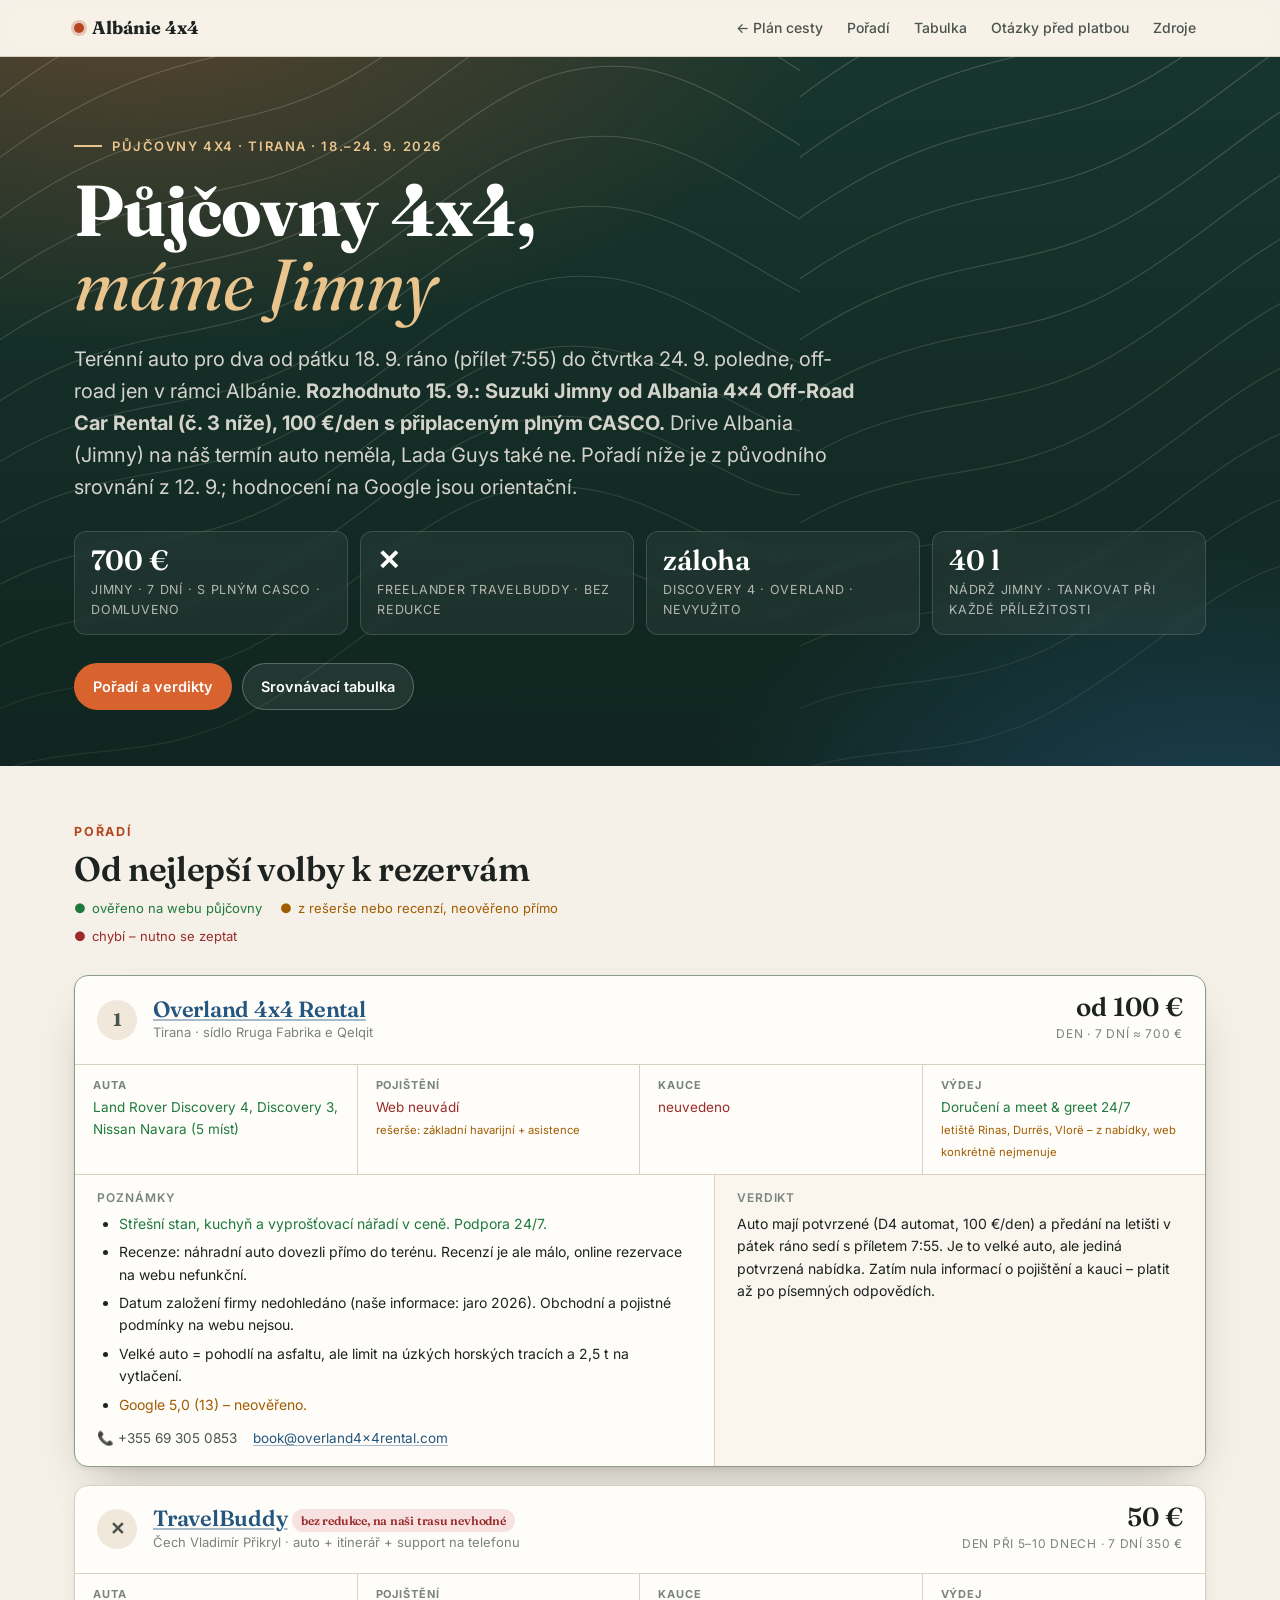
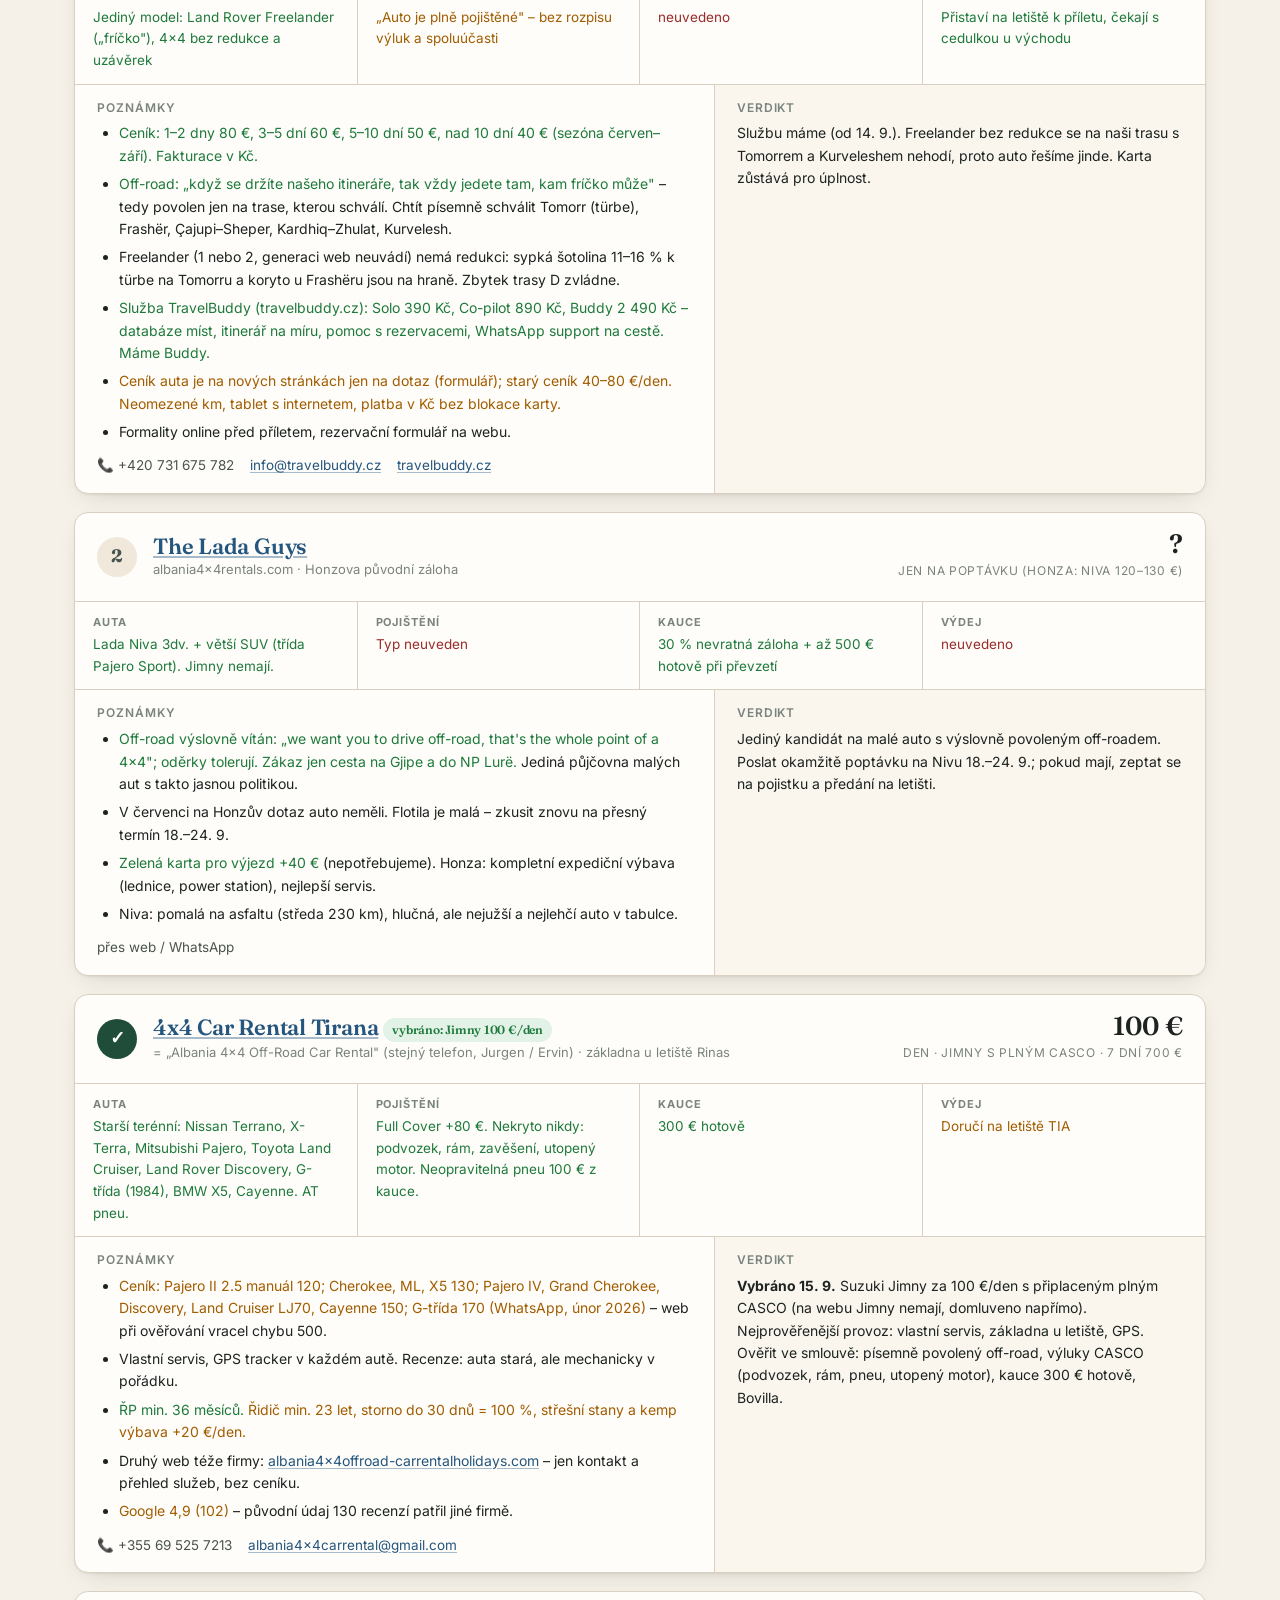
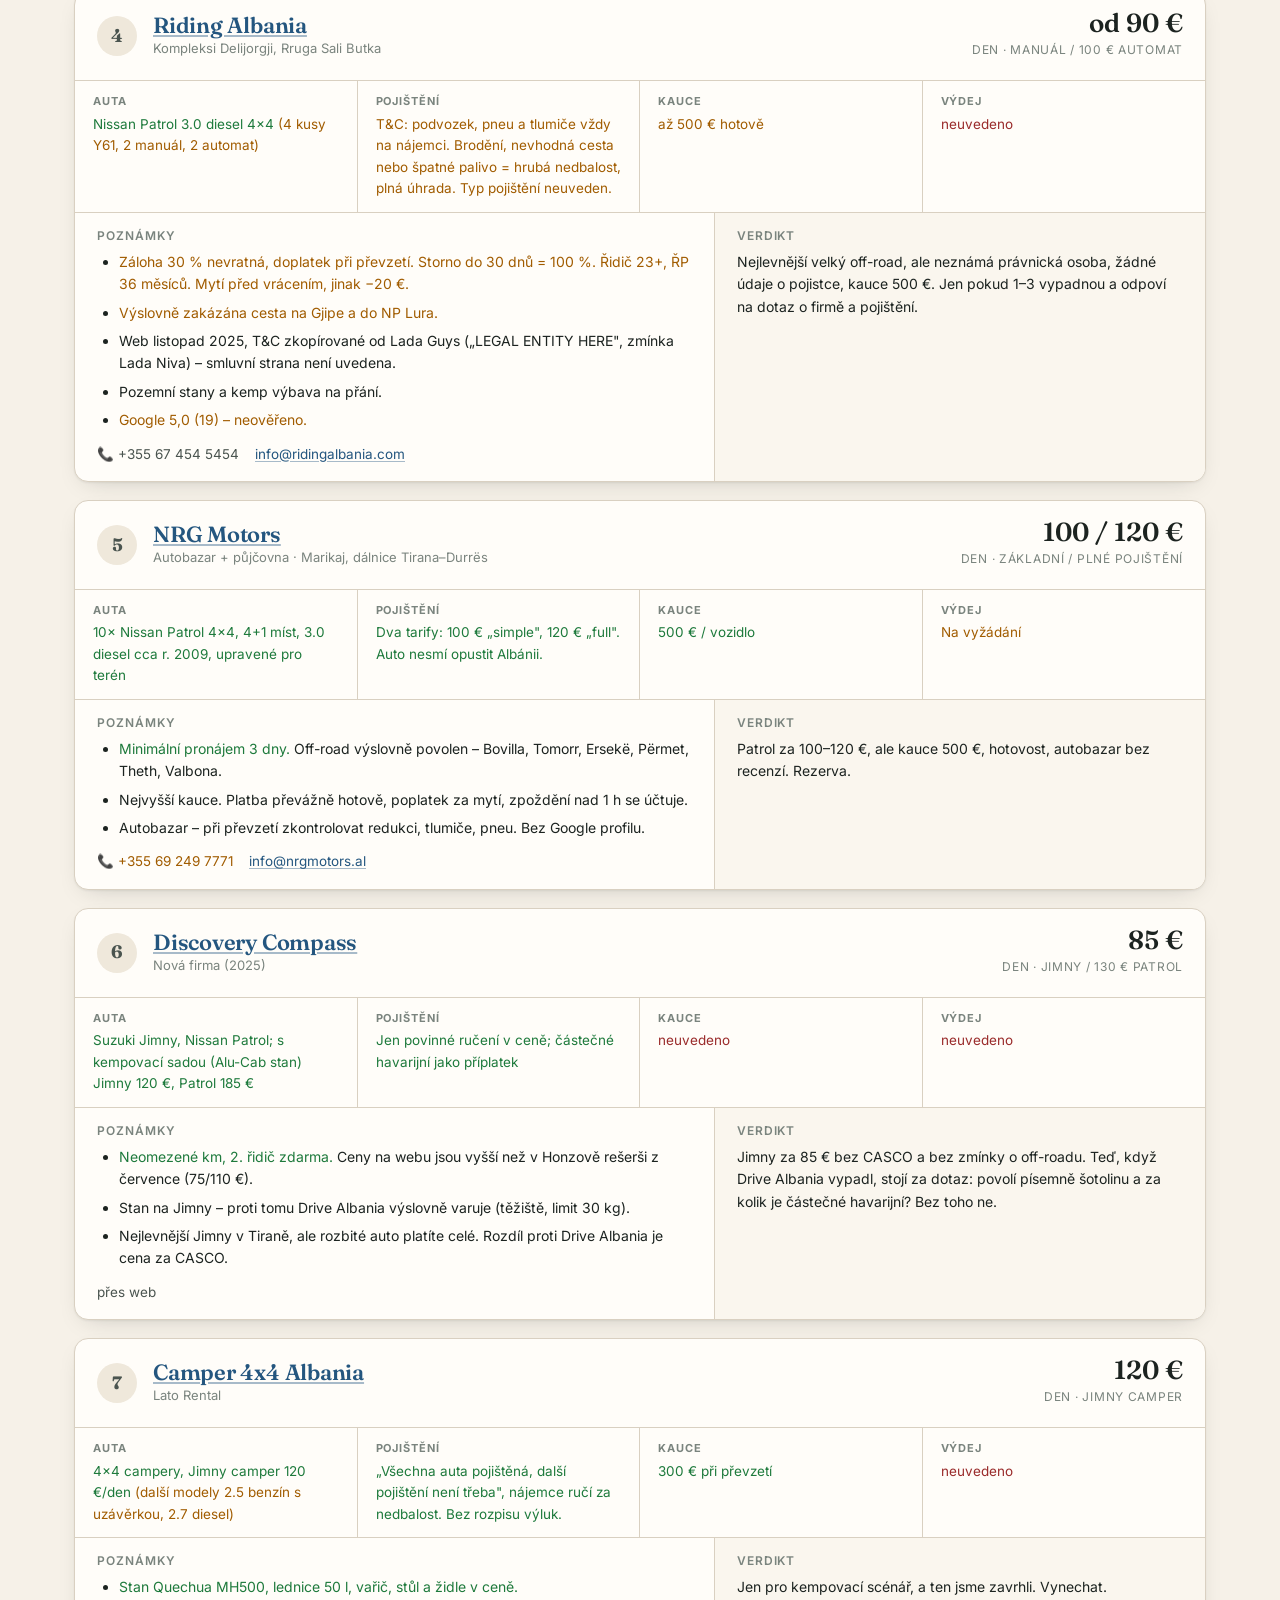
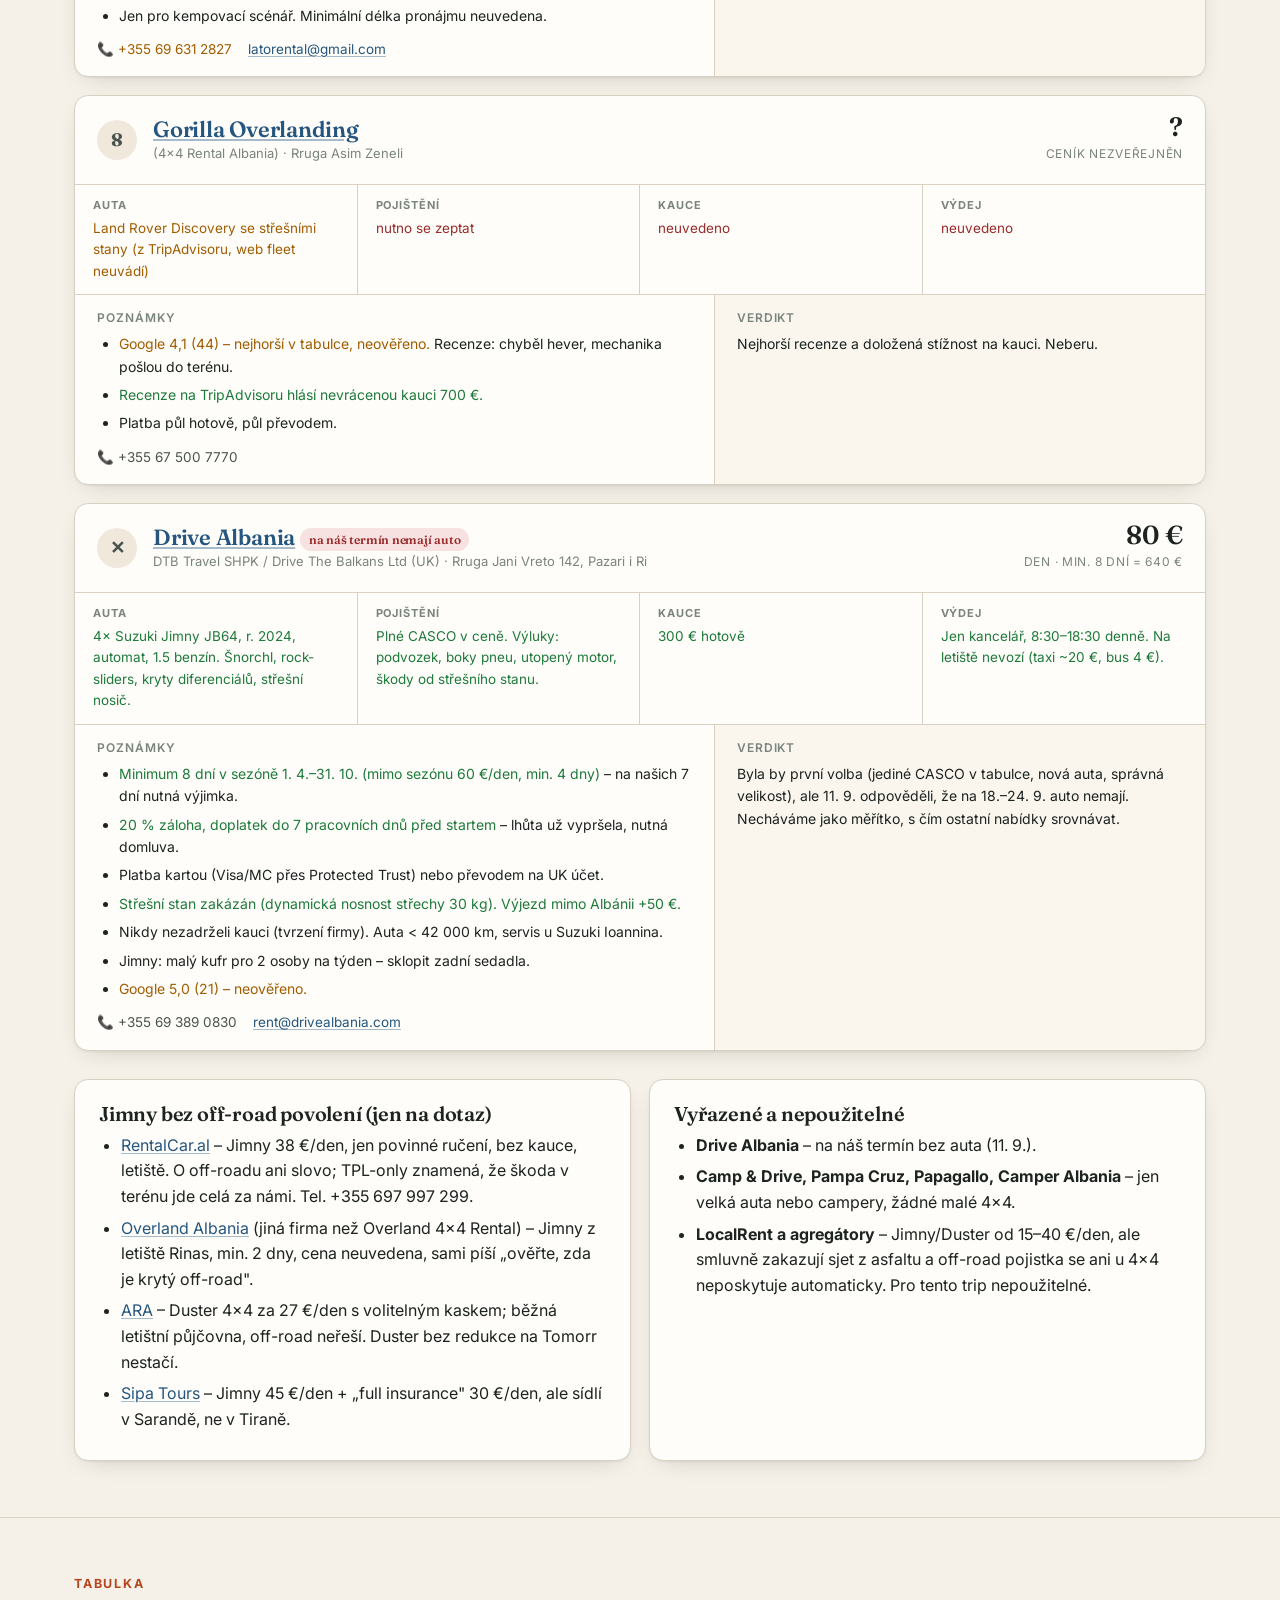
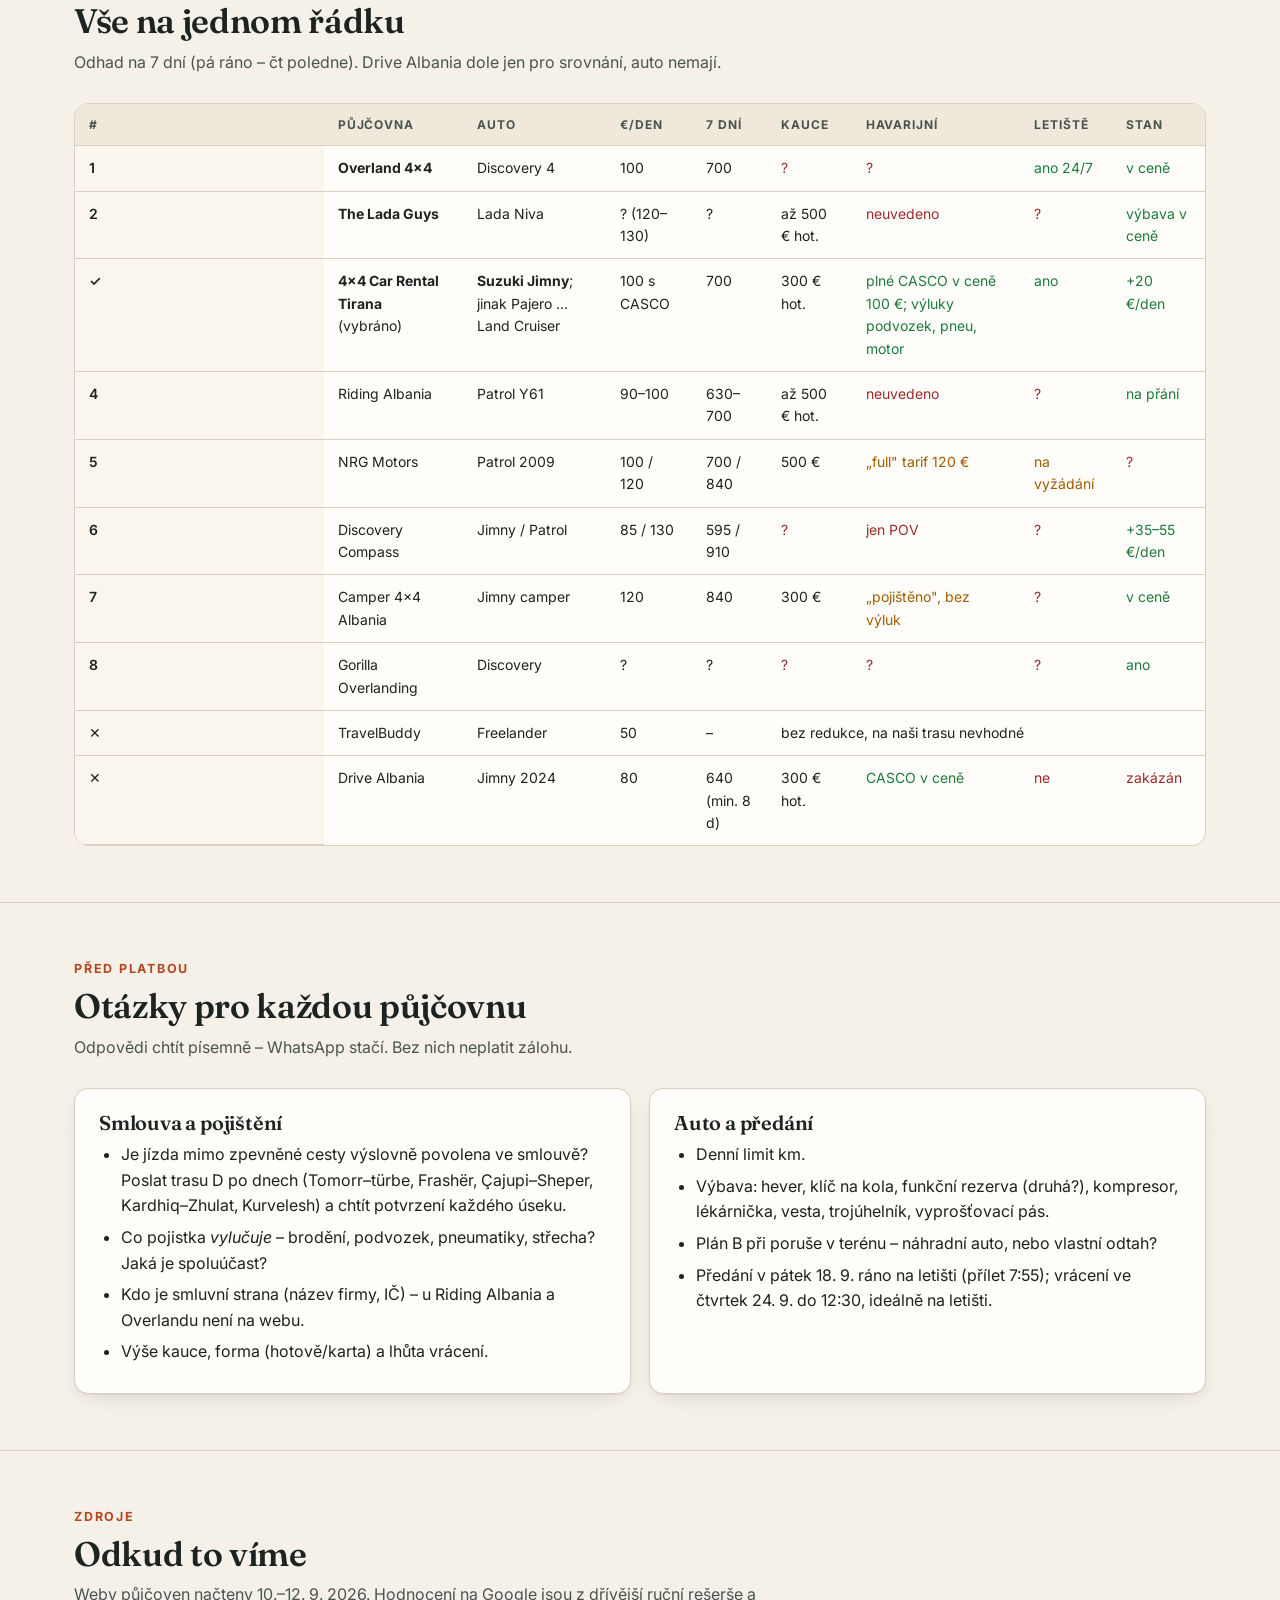
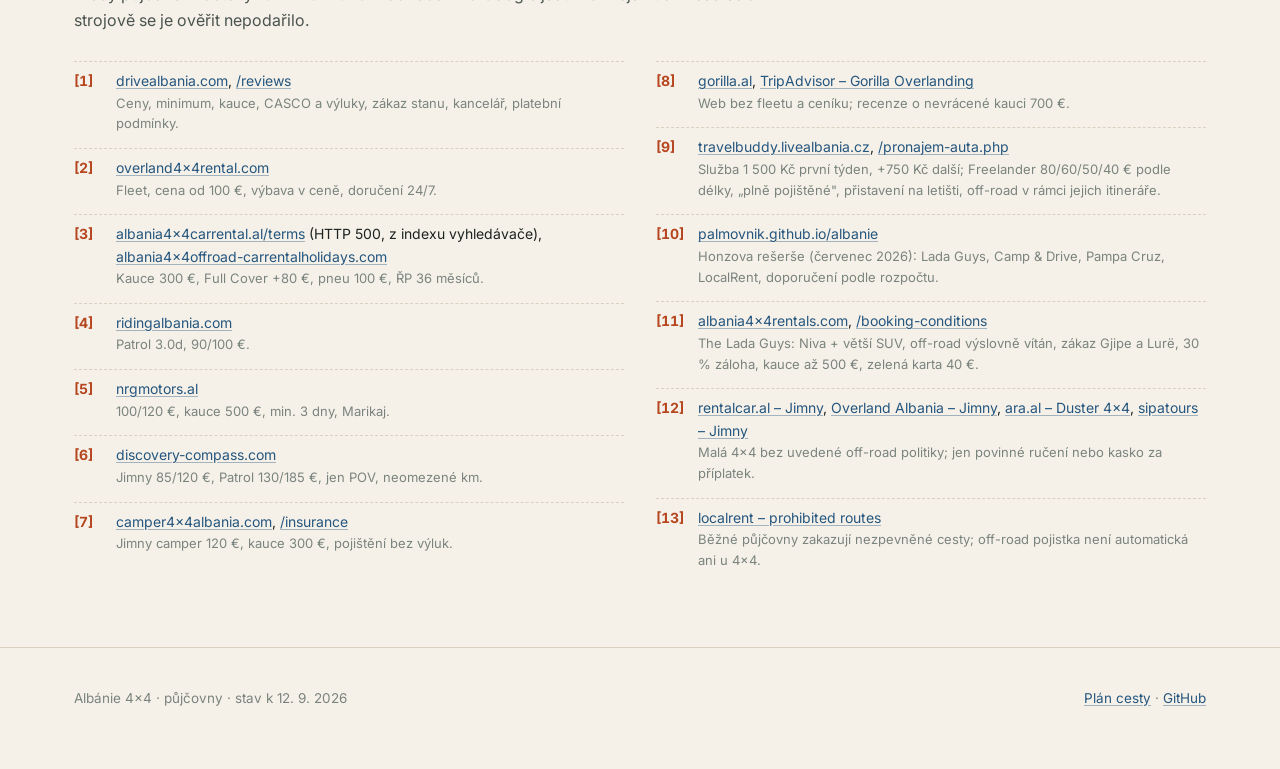
<file: pujcovny.html>
<!DOCTYPE html>
<html lang="cs">
<head>
<meta charset="utf-8">
<meta name="viewport" content="width=device-width, initial-scale=1">
<link rel="manifest" href="manifest.webmanifest">
<meta name="theme-color" content="#24567f">
<title>Půjčovny 4x4 v Tiraně – srovnání pro 18.–24. 9. 2026</title>
<meta name="description" content="Osm půjčoven terénních aut v Tiraně srovnaných podle ceny, pojištění, kauce a výbavy pro šestidenní off-road po jižní Albánii.">
<link rel="icon" type="image/svg+xml" href="assets/favicon.svg">
<link rel="apple-touch-icon" href="assets/apple-touch-icon.png">
<link rel="stylesheet" href="assets/style.css?v=8">
</head>
<body>

<header class="nav">
  <div class="wrap">
    <a class="brand" href="index.html"><span class="dot"></span>Albánie 4x4</a>
    <nav>
      <a href="index.html">← Plán cesty</a>
      <a href="#poradi">Pořadí</a>
      <a href="#tabulka">Tabulka</a>
      <a href="#otazky">Otázky před platbou</a>
      <a href="#zdroje">Zdroje</a>
    </nav>
  </div>
</header>

<div class="hero" id="top">
  <div class="wrap">
    <div class="eyebrow">Půjčovny 4x4 · Tirana · 18.–24. 9. 2026</div>
    <h1>Půjčovny 4x4,<br><em>máme Jimny</em></h1>
    <p class="lead">Terénní auto pro dva od pátku 18. 9. ráno (přílet 7:55) do čtvrtka 24. 9. poledne, off-road jen v rámci Albánie. <b>Rozhodnuto 15. 9.: Suzuki Jimny od Albania 4x4 Off-Road Car Rental (č. 3 níže), 100 €/den s připlaceným plným CASCO.</b> Drive Albania (Jimny) na náš termín auto neměla, Lada Guys také ne. Pořadí níže je z původního srovnání z 12. 9.; hodnocení na Google jsou orientační.</p>
    <div class="stats">
      <div class="stat"><b>700 €</b><span>Jimny · 7 dní · s plným CASCO · domluveno</span></div>
      <div class="stat"><b>✕</b><span>Freelander TravelBuddy · bez redukce</span></div>
      <div class="stat"><b>záloha</b><span>Discovery 4 · Overland · nevyužito</span></div>
      <div class="stat"><b>40 l</b><span>nádrž Jimny · tankovat při každé příležitosti</span></div>
    </div>
    <div class="actions">
      <a class="btn primary" href="#poradi">Pořadí a verdikty</a>
      <a class="btn ghost" href="#tabulka">Srovnávací tabulka</a>
    </div>
  </div>
</div>

<section id="poradi">
  <div class="wrap">
    <div class="sec-head">
      <div>
        <span class="kicker">Pořadí</span>
        <h2>Od nejlepší volby k rezervám</h2>
        <p class="legend-inline"><span class="v">ověřeno na webu půjčovny</span><span class="g">z rešerše nebo recenzí, neověřeno přímo</span><span class="n">chybí – nutno se zeptat</span></p>
      </div>
    </div>

    <!-- 2 -->
    <div class="co top">
      <div class="head">
        <span class="rank">1</span>
        <div><h3><a href="https://overland4x4rental.com/" target="_blank" rel="noopener">Overland 4x4 Rental</a></h3><div class="sub">Tirana · sídlo Rruga Fabrika e Qelqit</div></div>
        <div class="price"><b>od 100 €</b><span>den · 7 dní ≈ 700 €</span></div>
      </div>
      <div class="facts">
        <div><b>Auta</b><span class="v">Land Rover Discovery 4, Discovery 3, Nissan Navara (5 míst)</span></div>
        <div><b>Pojištění</b><span class="n">Web neuvádí</span><br><small class="g">rešerše: základní havarijní + asistence</small></div>
        <div><b>Kauce</b><span class="n">neuvedeno</span></div>
        <div><b>Výdej</b><span class="v">Doručení a meet &amp; greet 24/7</span><br><small class="g">letiště Rinas, Durrës, Vlorë – z nabídky, web konkrétně nejmenuje</small></div>
      </div>
      <div class="body">
        <div>
          <h4>Poznámky</h4>
          <ul>
            <li><span class="v">Střešní stan, kuchyň a vyprošťovací nářadí v ceně. Podpora 24/7.</span></li>
            <li>Recenze: náhradní auto dovezli přímo do terénu. Recenzí je ale málo, online rezervace na webu nefunkční.</li>
            <li>Datum založení firmy nedohledáno (naše informace: jaro 2026). Obchodní a pojistné podmínky na webu nejsou.</li>
            <li>Velké auto = pohodlí na asfaltu, ale limit na úzkých horských tracích a 2,5 t na vytlačení.</li>
            <li><span class="g">Google 5,0 (13) – neověřeno.</span></li>
          </ul>
          <div class="contact"><span>📞 +355 69 305 0853</span><a href="mailto:book@overland4x4rental.com">book@overland4x4rental.com</a></div>
        </div>
        <div class="verdict-box">
          <h4>Verdikt</h4>
          <p>Auto mají potvrzené (D4 automat, 100 €/den) a předání na letišti v pátek ráno sedí s příletem 7:55. Je to velké auto, ale jediná potvrzená nabídka. Zatím nula informací o pojištění a kauci – platit až po písemných odpovědích.</p>
        </div>
      </div>
    </div>

    <!-- TB -->
    <div class="co">
      <div class="head">
        <span class="rank">✕</span>
        <div><h3><a href="https://travelbuddy.cz/pujceni-auta" target="_blank" rel="noopener">TravelBuddy</a> <span class="pill bad">bez redukce, na naši trasu nevhodné</span></h3><div class="sub">Čech Vladimír Přikryl · auto + itinerář + support na telefonu</div></div>
        <div class="price"><b>50 €</b><span>den při 5–10 dnech · 7 dní 350 €</span></div>
      </div>
      <div class="facts">
        <div><b>Auta</b><span class="v">Jediný model: Land Rover Freelander („fríčko"), 4x4 bez redukce a uzávěrek</span></div>
        <div><b>Pojištění</b><span class="g">„Auto je plně pojištěné" – bez rozpisu výluk a spoluúčasti</span></div>
        <div><b>Kauce</b><span class="n">neuvedeno</span></div>
        <div><b>Výdej</b><span class="v">Přistaví na letiště k příletu, čekají s cedulkou u východu</span></div>
      </div>
      <div class="body">
        <div>
          <h4>Poznámky</h4>
          <ul>
            <li><span class="v">Ceník: 1–2 dny 80 €, 3–5 dní 60 €, 5–10 dní 50 €, nad 10 dní 40 € (sezóna červen–září). Fakturace v Kč.</span></li>
            <li><span class="v">Off-road: „když se držíte našeho itineráře, tak vždy jedete tam, kam fríčko může"</span> – tedy povolen jen na trase, kterou schválí. Chtít písemně schválit Tomorr (türbe), Frashër, Çajupi–Sheper, Kardhiq–Zhulat, Kurvelesh.</li>
            <li>Freelander (1 nebo 2, generaci web neuvádí) nemá redukci: sypká šotolina 11–16 % k türbe na Tomorru a koryto u Frashëru jsou na hraně. Zbytek trasy D zvládne.</li>
            <li><span class="v">Služba TravelBuddy (travelbuddy.cz): Solo 390 Kč, Co-pilot 890 Kč, Buddy 2 490 Kč – databáze míst, itinerář na míru, pomoc s rezervacemi, WhatsApp support na cestě. Máme Buddy.</span></li>
            <li><span class="g">Ceník auta je na nových stránkách jen na dotaz (formulář); starý ceník 40–80 €/den. Neomezené km, tablet s internetem, platba v Kč bez blokace karty.</span></li>
            <li>Formality online před příletem, rezervační formulář na webu.</li>
          </ul>
          <div class="contact"><span>📞 +420 731 675 782</span><a href="mailto:info@travelbuddy.cz">info@travelbuddy.cz</a><a href="https://travelbuddy.cz/" target="_blank" rel="noopener">travelbuddy.cz</a></div>
        </div>
        <div class="verdict-box">
          <h4>Verdikt</h4>
          <p>Službu máme (od 14. 9.). Freelander bez redukce se na naši trasu s Tomorrem a Kurveleshem nehodí, proto auto řešíme jinde. Karta zůstává pro úplnost.</p>
        </div>
      </div>
    </div>

    <!-- LG -->
    <div class="co">
      <div class="head">
        <span class="rank">2</span>
        <div><h3><a href="https://albania4x4rentals.com/suv-rental/" target="_blank" rel="noopener">The Lada Guys</a></h3><div class="sub">albania4x4rentals.com · Honzova původní záloha</div></div>
        <div class="price"><b>?</b><span>jen na poptávku (Honza: Niva 120–130 €)</span></div>
      </div>
      <div class="facts">
        <div><b>Auta</b><span class="v">Lada Niva 3dv. + větší SUV (třída Pajero Sport). Jimny nemají.</span></div>
        <div><b>Pojištění</b><span class="n">Typ neuveden</span></div>
        <div><b>Kauce</b><span class="v">30 % nevratná záloha + až 500 € hotově při převzetí</span></div>
        <div><b>Výdej</b><span class="n">neuvedeno</span></div>
      </div>
      <div class="body">
        <div>
          <h4>Poznámky</h4>
          <ul>
            <li><span class="v">Off-road výslovně vítán: „we want you to drive off-road, that's the whole point of a 4×4"; oděrky tolerují. Zákaz jen cesta na Gjipe a do NP Lurë.</span> Jediná půjčovna malých aut s takto jasnou politikou.</li>
            <li>V červenci na Honzův dotaz auto neměli. Flotila je malá – zkusit znovu na přesný termín 18.–24. 9.</li>
            <li><span class="v">Zelená karta pro výjezd +40 €</span> (nepotřebujeme). Honza: kompletní expediční výbava (lednice, power station), nejlepší servis.</li>
            <li>Niva: pomalá na asfaltu (středa 230 km), hlučná, ale nejužší a nejlehčí auto v tabulce.</li>
          </ul>
          <div class="contact"><span>přes web / WhatsApp</span></div>
        </div>
        <div class="verdict-box">
          <h4>Verdikt</h4>
          <p>Jediný kandidát na malé auto s výslovně povoleným off-roadem. Poslat okamžitě poptávku na Nivu 18.–24. 9.; pokud mají, zeptat se na pojistku a předání na letišti.</p>
        </div>
      </div>
    </div>

    <!-- 3 -->
    <div class="co">
      <div class="head">
        <span class="rank top">✓</span>
        <div><h3><a href="https://albania4x4carrental.al/" target="_blank" rel="noopener">4x4 Car Rental Tirana</a> <span class="pill ok">vybráno: Jimny 100 €/den</span></h3><div class="sub">= „Albania 4x4 Off-Road Car Rental" (stejný telefon, Jurgen / Ervin) · základna u letiště Rinas</div></div>
        <div class="price"><b>100 €</b><span>den · Jimny s plným CASCO · 7 dní 700 €</span></div>
      </div>
      <div class="facts">
        <div><b>Auta</b><span class="v">Starší terénní: Nissan Terrano, X-Terra, Mitsubishi Pajero, Toyota Land Cruiser, Land Rover Discovery, G-třída (1984), BMW X5, Cayenne. AT pneu.</span></div>
        <div><b>Pojištění</b><span class="v">Full Cover +80 €. Nekryto nikdy: podvozek, rám, zavěšení, utopený motor. Neopravitelná pneu 100 € z kauce.</span></div>
        <div><b>Kauce</b><span class="v">300 € hotově</span></div>
        <div><b>Výdej</b><span class="g">Doručí na letiště TIA</span></div>
      </div>
      <div class="body">
        <div>
          <h4>Poznámky</h4>
          <ul>
            <li><span class="g">Ceník: Pajero II 2.5 manuál 120; Cherokee, ML, X5 130; Pajero IV, Grand Cherokee, Discovery, Land Cruiser LJ70, Cayenne 150; G-třída 170 (WhatsApp, únor 2026)</span> – web při ověřování vracel chybu 500.</li>
            <li>Vlastní servis, GPS tracker v každém autě. Recenze: auta stará, ale mechanicky v pořádku.</li>
            <li><span class="v">ŘP min. 36 měsíců.</span> <span class="g">Řidič min. 23 let, storno do 30 dnů = 100 %, střešní stany a kemp výbava +20 €/den.</span></li>
            <li>Druhý web téže firmy: <a href="https://www.albania4x4offroad-carrentalholidays.com/" target="_blank" rel="noopener">albania4x4offroad-carrentalholidays.com</a> – jen kontakt a přehled služeb, bez ceníku.</li>
            <li><span class="g">Google 4,9 (102)</span> – původní údaj 130 recenzí patřil jiné firmě.</li>
          </ul>
          <div class="contact"><span>📞 +355 69 525 7213</span><a href="mailto:albania4x4carrental@gmail.com">albania4x4carrental@gmail.com</a></div>
        </div>
        <div class="verdict-box">
          <h4>Verdikt</h4>
          <p><b>Vybráno 15. 9.</b> Suzuki Jimny za 100 €/den s připlaceným plným CASCO (na webu Jimny nemají, domluveno napřímo). Nejprověřenější provoz: vlastní servis, základna u letiště, GPS. Ověřit ve smlouvě: písemně povolený off-road, výluky CASCO (podvozek, rám, pneu, utopený motor), kauce 300 € hotově, Bovilla.</p>
        </div>
      </div>
    </div>

    <!-- 4 -->
    <div class="co">
      <div class="head">
        <span class="rank">4</span>
        <div><h3><a href="https://ridingalbania.com/" target="_blank" rel="noopener">Riding Albania</a></h3><div class="sub">Kompleksi Delijorgji, Rruga Sali Butka</div></div>
        <div class="price"><b>od 90 €</b><span>den · manuál / 100 € automat</span></div>
      </div>
      <div class="facts">
        <div><b>Auta</b><span class="v">Nissan Patrol 3.0 diesel 4x4</span> <span class="g">(4 kusy Y61, 2 manuál, 2 automat)</span></div>
        <div><b>Pojištění</b><span class="g">T&amp;C: podvozek, pneu a tlumiče vždy na nájemci. Brodění, nevhodná cesta nebo špatné palivo = hrubá nedbalost, plná úhrada. Typ pojištění neuveden.</span></div>
        <div><b>Kauce</b><span class="g">až 500 € hotově</span></div>
        <div><b>Výdej</b><span class="n">neuvedeno</span></div>
      </div>
      <div class="body">
        <div>
          <h4>Poznámky</h4>
          <ul>
            <li><span class="g">Záloha 30 % nevratná, doplatek při převzetí. Storno do 30 dnů = 100 %. Řidič 23+, ŘP 36 měsíců. Mytí před vrácením, jinak −20 €.</span></li>
            <li><span class="g">Výslovně zakázána cesta na Gjipe a do NP Lura.</span></li>
            <li>Web listopad 2025, T&amp;C zkopírované od Lada Guys („LEGAL ENTITY HERE", zmínka Lada Niva) – smluvní strana není uvedena.</li>
            <li>Pozemní stany a kemp výbava na přání.</li>
            <li><span class="g">Google 5,0 (19) – neověřeno.</span></li>
          </ul>
          <div class="contact"><span>📞 +355 67 454 5454</span><a href="mailto:info@ridingalbania.com">info@ridingalbania.com</a></div>
        </div>
        <div class="verdict-box">
          <h4>Verdikt</h4>
          <p>Nejlevnější velký off-road, ale neznámá právnická osoba, žádné údaje o pojistce, kauce 500 €. Jen pokud 1–3 vypadnou a odpoví na dotaz o firmě a pojištění.</p>
        </div>
      </div>
    </div>

    <!-- 5 -->
    <div class="co">
      <div class="head">
        <span class="rank">5</span>
        <div><h3><a href="https://nrgmotors.al/4x4-off-road-car-rental/" target="_blank" rel="noopener">NRG Motors</a></h3><div class="sub">Autobazar + půjčovna · Marikaj, dálnice Tirana–Durrës</div></div>
        <div class="price"><b>100 / 120 €</b><span>den · základní / plné pojištění</span></div>
      </div>
      <div class="facts">
        <div><b>Auta</b><span class="v">10× Nissan Patrol 4x4, 4+1 míst, 3.0 diesel cca r. 2009, upravené pro terén</span></div>
        <div><b>Pojištění</b><span class="v">Dva tarify: 100 € „simple", 120 € „full". Auto nesmí opustit Albánii.</span></div>
        <div><b>Kauce</b><span class="v">500 € / vozidlo</span></div>
        <div><b>Výdej</b><span class="g">Na vyžádání</span></div>
      </div>
      <div class="body">
        <div>
          <h4>Poznámky</h4>
          <ul>
            <li><span class="v">Minimální pronájem 3 dny.</span> Off-road výslovně povolen – Bovilla, Tomorr, Ersekë, Përmet, Theth, Valbona.</li>
            <li>Nejvyšší kauce. Platba převážně hotově, poplatek za mytí, zpoždění nad 1 h se účtuje.</li>
            <li>Autobazar – při převzetí zkontrolovat redukci, tlumiče, pneu. Bez Google profilu.</li>
          </ul>
          <div class="contact"><span class="g">📞 +355 69 249 7771</span><a href="mailto:info@nrgmotors.al">info@nrgmotors.al</a></div>
        </div>
        <div class="verdict-box">
          <h4>Verdikt</h4>
          <p>Patrol za 100–120 €, ale kauce 500 €, hotovost, autobazar bez recenzí. Rezerva.</p>
        </div>
      </div>
    </div>

    <!-- 6 -->
    <div class="co">
      <div class="head">
        <span class="rank">6</span>
        <div><h3><a href="https://discovery-compass.com/" target="_blank" rel="noopener">Discovery Compass</a></h3><div class="sub">Nová firma (2025)</div></div>
        <div class="price"><b>85 €</b><span>den · Jimny / 130 € Patrol</span></div>
      </div>
      <div class="facts">
        <div><b>Auta</b><span class="v">Suzuki Jimny, Nissan Patrol; s kempovací sadou (Alu-Cab stan) Jimny 120 €, Patrol 185 €</span></div>
        <div><b>Pojištění</b><span class="v">Jen povinné ručení v ceně; částečné havarijní jako příplatek</span></div>
        <div><b>Kauce</b><span class="n">neuvedeno</span></div>
        <div><b>Výdej</b><span class="n">neuvedeno</span></div>
      </div>
      <div class="body">
        <div>
          <h4>Poznámky</h4>
          <ul>
            <li><span class="v">Neomezené km, 2. řidič zdarma.</span> Ceny na webu jsou vyšší než v Honzově rešerši z července (75/110 €).</li>
            <li>Stan na Jimny – proti tomu Drive Albania výslovně varuje (těžiště, limit 30 kg).</li>
            <li>Nejlevnější Jimny v Tiraně, ale rozbité auto platíte celé. Rozdíl proti Drive Albania je cena za CASCO.</li>
          </ul>
          <div class="contact"><span>přes web</span></div>
        </div>
        <div class="verdict-box">
          <h4>Verdikt</h4>
          <p>Jimny za 85 € bez CASCO a bez zmínky o off-roadu. Teď, když Drive Albania vypadl, stojí za dotaz: povolí písemně šotolinu a za kolik je částečné havarijní? Bez toho ne.</p>
        </div>
      </div>
    </div>

    <!-- 7 -->
    <div class="co">
      <div class="head">
        <span class="rank">7</span>
        <div><h3><a href="https://camper4x4albania.com/" target="_blank" rel="noopener">Camper 4x4 Albania</a></h3><div class="sub">Lato Rental</div></div>
        <div class="price"><b>120 €</b><span>den · Jimny camper</span></div>
      </div>
      <div class="facts">
        <div><b>Auta</b><span class="v">4x4 campery, Jimny camper 120 €/den</span> <span class="g">(další modely 2.5 benzín s uzávěrkou, 2.7 diesel)</span></div>
        <div><b>Pojištění</b><span class="v">„Všechna auta pojištěná, další pojištění není třeba", nájemce ručí za nedbalost. Bez rozpisu výluk.</span></div>
        <div><b>Kauce</b><span class="v">300 € při převzetí</span></div>
        <div><b>Výdej</b><span class="n">neuvedeno</span></div>
      </div>
      <div class="body">
        <div>
          <h4>Poznámky</h4>
          <ul>
            <li><span class="v">Stan Quechua MH500, lednice 50 l, vařič, stůl a židle v ceně.</span></li>
            <li>Jen pro kempovací scénář. Minimální délka pronájmu neuvedena.</li>
          </ul>
          <div class="contact"><span class="g">📞 +355 69 631 2827</span><a href="mailto:latorental@gmail.com">latorental@gmail.com</a></div>
        </div>
        <div class="verdict-box">
          <h4>Verdikt</h4>
          <p>Jen pro kempovací scénář, a ten jsme zavrhli. Vynechat.</p>
        </div>
      </div>
    </div>

    <!-- 8 -->
    <div class="co">
      <div class="head">
        <span class="rank">8</span>
        <div><h3><a href="http://www.gorilla.al/" target="_blank" rel="noopener">Gorilla Overlanding</a></h3><div class="sub">(4x4 Rental Albania) · Rruga Asim Zeneli</div></div>
        <div class="price"><b>?</b><span>ceník nezveřejněn</span></div>
      </div>
      <div class="facts">
        <div><b>Auta</b><span class="g">Land Rover Discovery se střešními stany (z TripAdvisoru, web fleet neuvádí)</span></div>
        <div><b>Pojištění</b><span class="n">nutno se zeptat</span></div>
        <div><b>Kauce</b><span class="n">neuvedeno</span></div>
        <div><b>Výdej</b><span class="n">neuvedeno</span></div>
      </div>
      <div class="body">
        <div>
          <h4>Poznámky</h4>
          <ul>
            <li><span class="g">Google 4,1 (44) – nejhorší v tabulce, neověřeno.</span> Recenze: chyběl hever, mechanika pošlou do terénu.</li>
            <li><span class="v">Recenze na TripAdvisoru hlásí nevrácenou kauci 700 €.</span></li>
            <li>Platba půl hotově, půl převodem.</li>
          </ul>
          <div class="contact"><span>📞 +355 67 500 7770</span></div>
        </div>
        <div class="verdict-box">
          <h4>Verdikt</h4>
          <p>Nejhorší recenze a doložená stížnost na kauci. Neberu.</p>
        </div>
      </div>
    </div>

    <!-- 1 -->
    <div class="co">
      <div class="head">
        <span class="rank">✕</span>
        <div><h3><a href="https://drivealbania.com/" target="_blank" rel="noopener">Drive Albania</a> <span class="pill bad">na náš termín nemají auto</span></h3><div class="sub">DTB Travel SHPK / Drive The Balkans Ltd (UK) · Rruga Jani Vreto 142, Pazari i Ri</div></div>
        <div class="price"><b>80 €</b><span>den · min. 8 dní = 640 €</span></div>
      </div>
      <div class="facts">
        <div><b>Auta</b><span class="v">4× Suzuki Jimny JB64, r. 2024, automat, 1.5 benzín. Šnorchl, rock-sliders, kryty diferenciálů, střešní nosič.</span></div>
        <div><b>Pojištění</b><span class="v">Plné CASCO v ceně. Výluky: podvozek, boky pneu, utopený motor, škody od střešního stanu.</span></div>
        <div><b>Kauce</b><span class="v">300 € hotově</span></div>
        <div><b>Výdej</b><span class="v">Jen kancelář, 8:30–18:30 denně. Na letiště nevozí (taxi ~20 €, bus 4 €).</span></div>
      </div>
      <div class="body">
        <div>
          <h4>Poznámky</h4>
          <ul>
            <li><span class="v">Minimum 8 dní v sezóně 1. 4.–31. 10. (mimo sezónu 60 €/den, min. 4 dny)</span> – na našich 7 dní nutná výjimka.</li>
            <li><span class="v">20 % záloha, doplatek do 7 pracovních dnů před startem</span> – lhůta už vypršela, nutná domluva.</li>
            <li>Platba kartou (Visa/MC přes Protected Trust) nebo převodem na UK účet.</li>
            <li><span class="v">Střešní stan zakázán (dynamická nosnost střechy 30 kg). Výjezd mimo Albánii +50 €.</span></li>
            <li>Nikdy nezadrželi kauci (tvrzení firmy). Auta &lt; 42 000 km, servis u Suzuki Ioannina.</li>
            <li>Jimny: malý kufr pro 2 osoby na týden – sklopit zadní sedadla.</li>
            <li><span class="g">Google 5,0 (21) – neověřeno.</span></li>
          </ul>
          <div class="contact"><span>📞 +355 69 389 0830</span><a href="mailto:rent@drivealbania.com">rent@drivealbania.com</a></div>
        </div>
        <div class="verdict-box">
          <h4>Verdikt</h4>
          <p>Byla by první volba (jediné CASCO v tabulce, nová auta, správná velikost), ale 11. 9. odpověděli, že na 18.–24. 9. auto nemají. Necháváme jako měřítko, s čím ostatní nabídky srovnávat.</p>
        </div>
      </div>
    </div>

    <div class="grid c2" style="margin-top:28px">
      <div class="card">
        <h3>Jimny bez off-road povolení (jen na dotaz)</h3>
        <ul style="margin-bottom:0">
          <li><a href="https://www.rentalcar.al/car-model/suzuki-jimny/" target="_blank" rel="noopener">RentalCar.al</a> – Jimny 38 €/den, jen povinné ručení, bez kauce, letiště. O off-roadu ani slovo; TPL-only znamená, že škoda v terénu jde celá za námi. Tel. +355 697 997 299.</li>
          <li><a href="https://app.advcollective.com/local-experts/overland-albania-rent-suzuki-jimny-4x4-from-tirana-rinas-airport" target="_blank" rel="noopener">Overland Albania</a> (jiná firma než Overland 4x4 Rental) – Jimny z letiště Rinas, min. 2 dny, cena neuvedena, sami píší „ověřte, zda je krytý off-road".</li>
          <li><a href="https://ara.al/index.php/car/dacia-duster-4x4-for-renting/" target="_blank" rel="noopener">ARA</a> – Duster 4x4 za 27 €/den s volitelným kaskem; běžná letištní půjčovna, off-road neřeší. Duster bez redukce na Tomorr nestačí.</li>
          <li><a href="https://sipatours.com/car-rental/suzuki-jimny/" target="_blank" rel="noopener">Sipa Tours</a> – Jimny 45 €/den + „full insurance" 30 €/den, ale sídlí v Sarandě, ne v Tiraně.</li>
        </ul>
      </div>
      <div class="card">
        <h3>Vyřazené a nepoužitelné</h3>
        <ul style="margin-bottom:0">
          <li><b>Drive Albania</b> – na náš termín bez auta (11. 9.).</li>
          <li><b>Camp &amp; Drive, Pampa Cruz, Papagallo, Camper Albania</b> – jen velká auta nebo campery, žádné malé 4x4.</li>
          <li><b>LocalRent a agregátory</b> – Jimny/Duster od 15–40 €/den, ale smluvně zakazují sjet z asfaltu a off-road pojistka se ani u 4x4 neposkytuje automaticky. Pro tento trip nepoužitelné.</li>
        </ul>
      </div>
    </div>
  </div>
</section>

<section id="tabulka">
  <div class="wrap">
    <div class="sec-head">
      <div>
        <span class="kicker">Tabulka</span>
        <h2>Vše na jednom řádku</h2>
        <p>Odhad na 7 dní (pá ráno – čt poledne). Drive Albania dole jen pro srovnání, auto nemají.</p>
      </div>
    </div>
    <div class="table-scroll">
      <table class="cmp" style="min-width:980px">
        <thead><tr><th>#</th><th>Půjčovna</th><th>Auto</th><th>€/den</th><th>7 dní</th><th>Kauce</th><th>Havarijní</th><th>Letiště</th><th>Stan</th></tr></thead>
        <tbody>
          <tr><th>1</th><td><b>Overland 4x4</b></td><td>Discovery 4</td><td>100</td><td>700</td><td><span class="n">?</span></td><td><span class="n">?</span></td><td><span class="v">ano 24/7</span></td><td><span class="v">v ceně</span></td></tr>
                    <tr><th>2</th><td><b>The Lada Guys</b></td><td>Lada Niva</td><td>? (120–130)</td><td>?</td><td>až 500 € hot.</td><td><span class="n">neuvedeno</span></td><td><span class="n">?</span></td><td><span class="v">výbava v ceně</span></td></tr>
          <tr><th>✓</th><td><b>4x4 Car Rental Tirana</b> (vybráno)</td><td><b>Suzuki Jimny</b>; jinak Pajero … Land Cruiser</td><td>100 s CASCO</td><td>700</td><td>300 € hot.</td><td><span class="v">plné CASCO v ceně 100 €; výluky podvozek, pneu, motor</span></td><td><span class="v">ano</span></td><td><span class="v">+20 €/den</span></td></tr>
          <tr><th>4</th><td>Riding Albania</td><td>Patrol Y61</td><td>90–100</td><td>630–700</td><td>až 500 € hot.</td><td><span class="n">neuvedeno</span></td><td><span class="n">?</span></td><td><span class="v">na přání</span></td></tr>
          <tr><th>5</th><td>NRG Motors</td><td>Patrol 2009</td><td>100 / 120</td><td>700 / 840</td><td>500 €</td><td><span class="g">„full" tarif 120 €</span></td><td><span class="g">na vyžádání</span></td><td><span class="n">?</span></td></tr>
          <tr><th>6</th><td>Discovery Compass</td><td>Jimny / Patrol</td><td>85 / 130</td><td>595 / 910</td><td><span class="n">?</span></td><td><span class="n">jen POV</span></td><td><span class="n">?</span></td><td><span class="v">+35–55 €/den</span></td></tr>
          <tr><th>7</th><td>Camper 4x4 Albania</td><td>Jimny camper</td><td>120</td><td>840</td><td>300 €</td><td><span class="g">„pojištěno", bez výluk</span></td><td><span class="n">?</span></td><td><span class="v">v ceně</span></td></tr>
          <tr><th>8</th><td>Gorilla Overlanding</td><td>Discovery</td><td>?</td><td>?</td><td><span class="n">?</span></td><td><span class="n">?</span></td><td><span class="n">?</span></td><td><span class="v">ano</span></td></tr>
          <tr><th>✕</th><td>TravelBuddy</td><td>Freelander</td><td>50</td><td>–</td><td colspan="4">bez redukce, na naši trasu nevhodné</td></tr>
          <tr><th>✕</th><td>Drive Albania</td><td>Jimny 2024</td><td>80</td><td>640 (min. 8 d)</td><td>300 € hot.</td><td><span class="v">CASCO v ceně</span></td><td><span class="n">ne</span></td><td><span class="n">zakázán</span></td></tr>
        </tbody>
      </table>
    </div>
  </div>
</section>

<section id="otazky">
  <div class="wrap">
    <div class="sec-head">
      <div>
        <span class="kicker">Před platbou</span>
        <h2>Otázky pro každou půjčovnu</h2>
        <p>Odpovědi chtít písemně – WhatsApp stačí. Bez nich neplatit zálohu.</p>
      </div>
    </div>
    <div class="grid c2">
      <div class="card"><h3>Smlouva a pojištění</h3><ul style="margin-bottom:0">
        <li>Je jízda mimo zpevněné cesty výslovně povolena ve smlouvě? Poslat trasu D po dnech (Tomorr–türbe, Frashër, Çajupi–Sheper, Kardhiq–Zhulat, Kurvelesh) a chtít potvrzení každého úseku.</li>
        <li>Co pojistka <em>vylučuje</em> – brodění, podvozek, pneumatiky, střecha? Jaká je spoluúčast?</li>
        <li>Kdo je smluvní strana (název firmy, IČ) – u Riding Albania a Overlandu není na webu.</li>
        <li>Výše kauce, forma (hotově/karta) a lhůta vrácení.</li>
      </ul></div>
      <div class="card"><h3>Auto a předání</h3><ul style="margin-bottom:0">
        <li>Denní limit km.</li>
        <li>Výbava: hever, klíč na kola, funkční rezerva (druhá?), kompresor, lékárnička, vesta, trojúhelník, vyprošťovací pás.</li>
        <li>Plán B při poruše v terénu – náhradní auto, nebo vlastní odtah?</li>
        <li>Předání v pátek 18. 9. ráno na letišti (přílet 7:55); vrácení ve čtvrtek 24. 9. do 12:30, ideálně na letišti.</li>
      </ul></div>
    </div>
  </div>
</section>

<section id="zdroje" class="sources">
  <div class="wrap">
    <div class="sec-head">
      <div>
        <span class="kicker">Zdroje</span>
        <h2>Odkud to víme</h2>
        <p>Weby půjčoven načteny 10.–12. 9. 2026. Hodnocení na Google jsou z dřívější ruční rešerše a strojově se je ověřit nepodařilo.</p>
      </div>
    </div>
    <ol>
      <li data-n="1"><div><a href="https://drivealbania.com/" target="_blank" rel="noopener">drivealbania.com</a>, <a href="https://drivealbania.com/reviews/" target="_blank" rel="noopener">/reviews</a><span>Ceny, minimum, kauce, CASCO a výluky, zákaz stanu, kancelář, platební podmínky.</span></div></li>
      <li data-n="2"><div><a href="https://overland4x4rental.com/" target="_blank" rel="noopener">overland4x4rental.com</a><span>Fleet, cena od 100 €, výbava v ceně, doručení 24/7.</span></div></li>
      <li data-n="3"><div><a href="https://albania4x4carrental.al/terms/" target="_blank" rel="noopener">albania4x4carrental.al/terms</a> (HTTP 500, z indexu vyhledávače), <a href="https://www.albania4x4offroad-carrentalholidays.com/" target="_blank" rel="noopener">albania4x4offroad-carrentalholidays.com</a><span>Kauce 300 €, Full Cover +80 €, pneu 100 €, ŘP 36 měsíců.</span></div></li>
      <li data-n="4"><div><a href="https://ridingalbania.com/" target="_blank" rel="noopener">ridingalbania.com</a><span>Patrol 3.0d, 90/100 €.</span></div></li>
      <li data-n="5"><div><a href="https://nrgmotors.al/4x4-off-road-car-rental/" target="_blank" rel="noopener">nrgmotors.al</a><span>100/120 €, kauce 500 €, min. 3 dny, Marikaj.</span></div></li>
      <li data-n="6"><div><a href="https://discovery-compass.com/" target="_blank" rel="noopener">discovery-compass.com</a><span>Jimny 85/120 €, Patrol 130/185 €, jen POV, neomezené km.</span></div></li>
      <li data-n="7"><div><a href="https://camper4x4albania.com/rent-a-4x4-camper/" target="_blank" rel="noopener">camper4x4albania.com</a>, <a href="https://camper4x4albania.com/insurance/" target="_blank" rel="noopener">/insurance</a><span>Jimny camper 120 €, kauce 300 €, pojištění bez výluk.</span></div></li>
      <li data-n="8"><div><a href="https://gorilla.al/" target="_blank" rel="noopener">gorilla.al</a>, <a href="https://www.tripadvisor.com/Attraction_Review-g294446-d27692413-Reviews-Gorilla_Overlanding-Tirana_Tirana_County.html" target="_blank" rel="noopener">TripAdvisor – Gorilla Overlanding</a><span>Web bez fleetu a ceníku; recenze o nevrácené kauci 700 €.</span></div></li>
      <li data-n="9"><div><a href="https://travelbuddy.livealbania.cz/" target="_blank" rel="noopener">travelbuddy.livealbania.cz</a>, <a href="https://travelbuddy.livealbania.cz/pronajem-auta.php" target="_blank" rel="noopener">/pronajem-auta.php</a><span>Služba 1 500 Kč první týden, +750 Kč další; Freelander 80/60/50/40 € podle délky, „plně pojištěné", přistavení na letišti, off-road v rámci jejich itineráře.</span></div></li>
      <li data-n="10"><div><a href="https://palmovnik.github.io/albanie/" target="_blank" rel="noopener">palmovnik.github.io/albanie</a><span>Honzova rešerše (červenec 2026): Lada Guys, Camp &amp; Drive, Pampa Cruz, LocalRent, doporučení podle rozpočtu.</span></div></li>
      <li data-n="11"><div><a href="https://albania4x4rentals.com/suv-rental/" target="_blank" rel="noopener">albania4x4rentals.com</a>, <a href="https://albania4x4rentals.com/booking-conditions" target="_blank" rel="noopener">/booking-conditions</a><span>The Lada Guys: Niva + větší SUV, off-road výslovně vítán, zákaz Gjipe a Lurë, 30 % záloha, kauce až 500 €, zelená karta 40 €.</span></div></li>
      <li data-n="12"><div><a href="https://www.rentalcar.al/car-model/suzuki-jimny/" target="_blank" rel="noopener">rentalcar.al – Jimny</a>, <a href="https://app.advcollective.com/local-experts/overland-albania-rent-suzuki-jimny-4x4-from-tirana-rinas-airport" target="_blank" rel="noopener">Overland Albania – Jimny</a>, <a href="https://ara.al/index.php/car/dacia-duster-4x4-for-renting/" target="_blank" rel="noopener">ara.al – Duster 4x4</a>, <a href="https://sipatours.com/car-rental/suzuki-jimny/" target="_blank" rel="noopener">sipatours – Jimny</a><span>Malá 4x4 bez uvedené off-road politiky; jen povinné ručení nebo kasko za příplatek.</span></div></li>
      <li data-n="13"><div><a href="https://www.localrent.com/en/journal/albania/articles/prohibited-routes/" target="_blank" rel="noopener">localrent – prohibited routes</a><span>Běžné půjčovny zakazují nezpevněné cesty; off-road pojistka není automatická ani u 4x4.</span></div></li>
    </ol>
  </div>
</section>

<footer>
  <div class="wrap">
    <span>Albánie 4x4 · půjčovny · stav k 12. 9. 2026</span>
    <span><a href="index.html">Plán cesty</a> · <a href="https://github.com/docek/albanie" target="_blank" rel="noopener">GitHub</a></span>
  </div>
</footer>
<script>if ("serviceWorker" in navigator) navigator.serviceWorker.register("sw.js").catch(()=>{});</script>
</body>
</html>
</file>
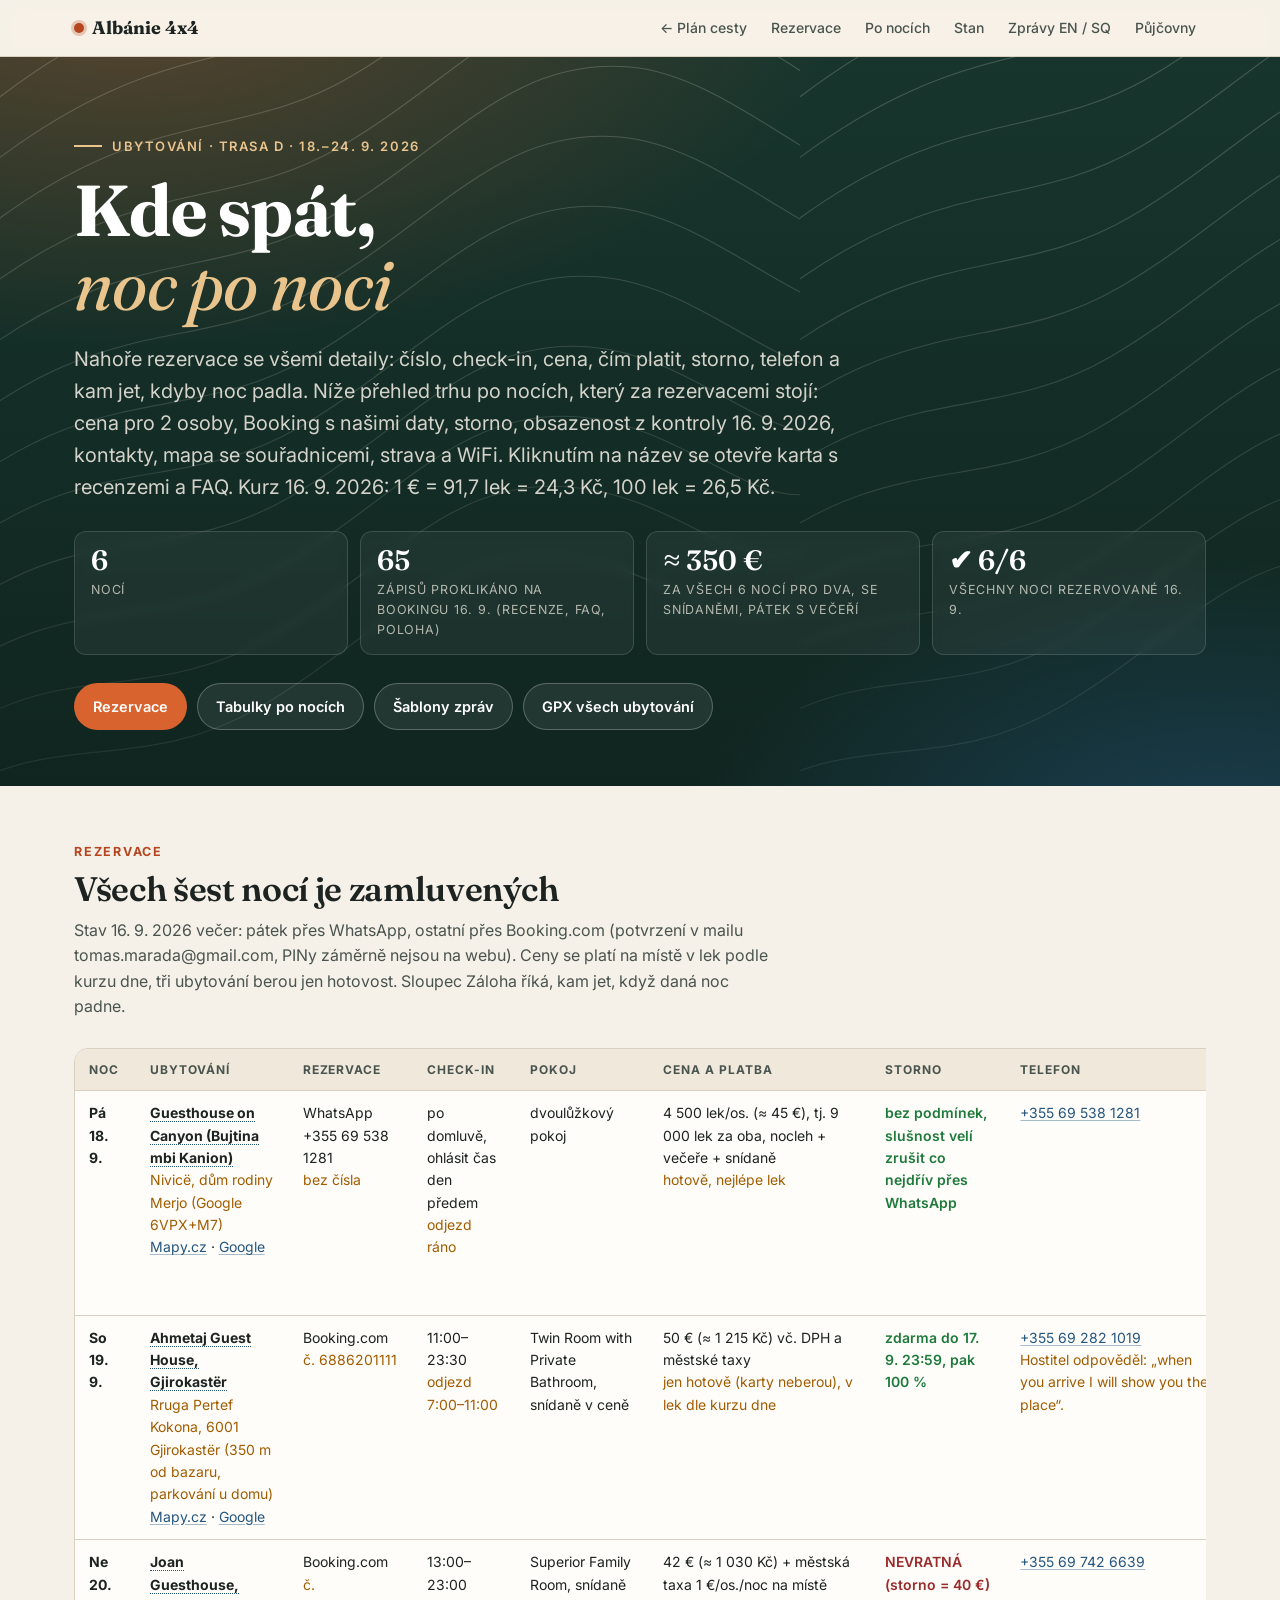
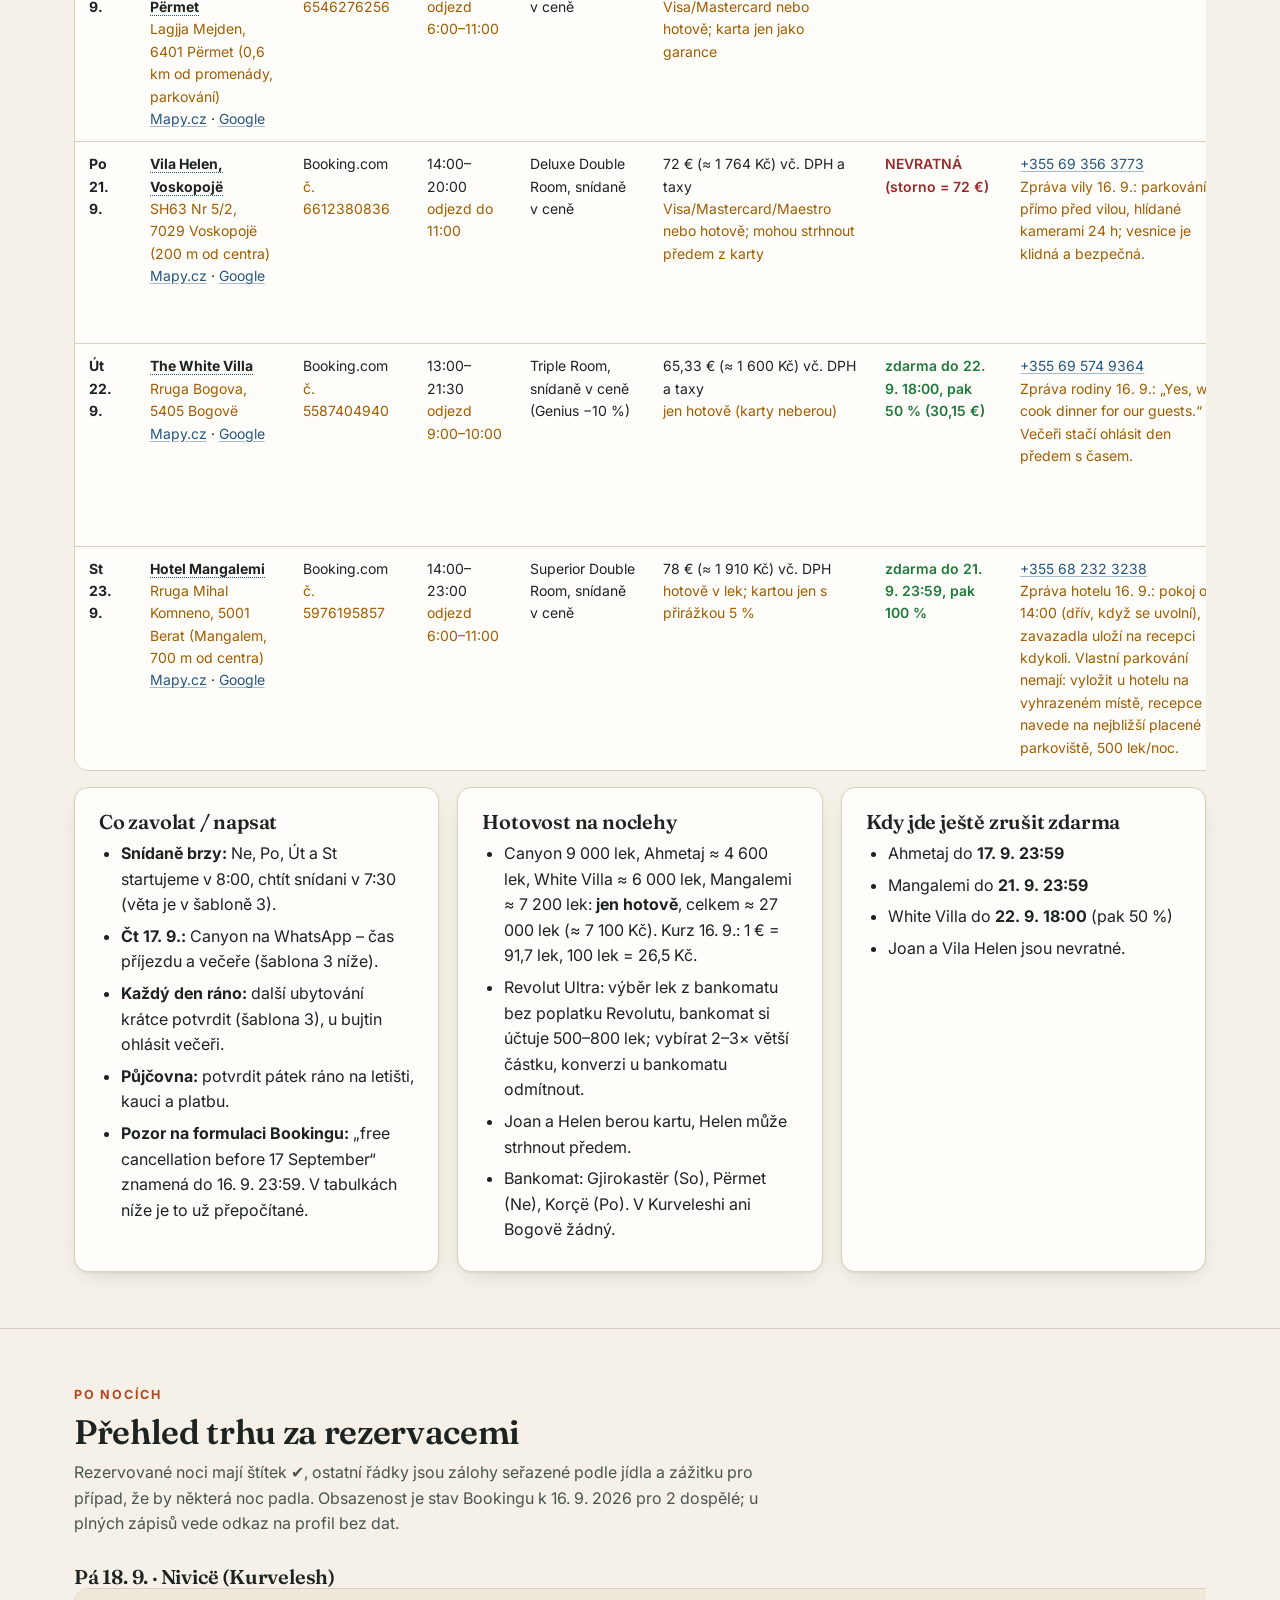
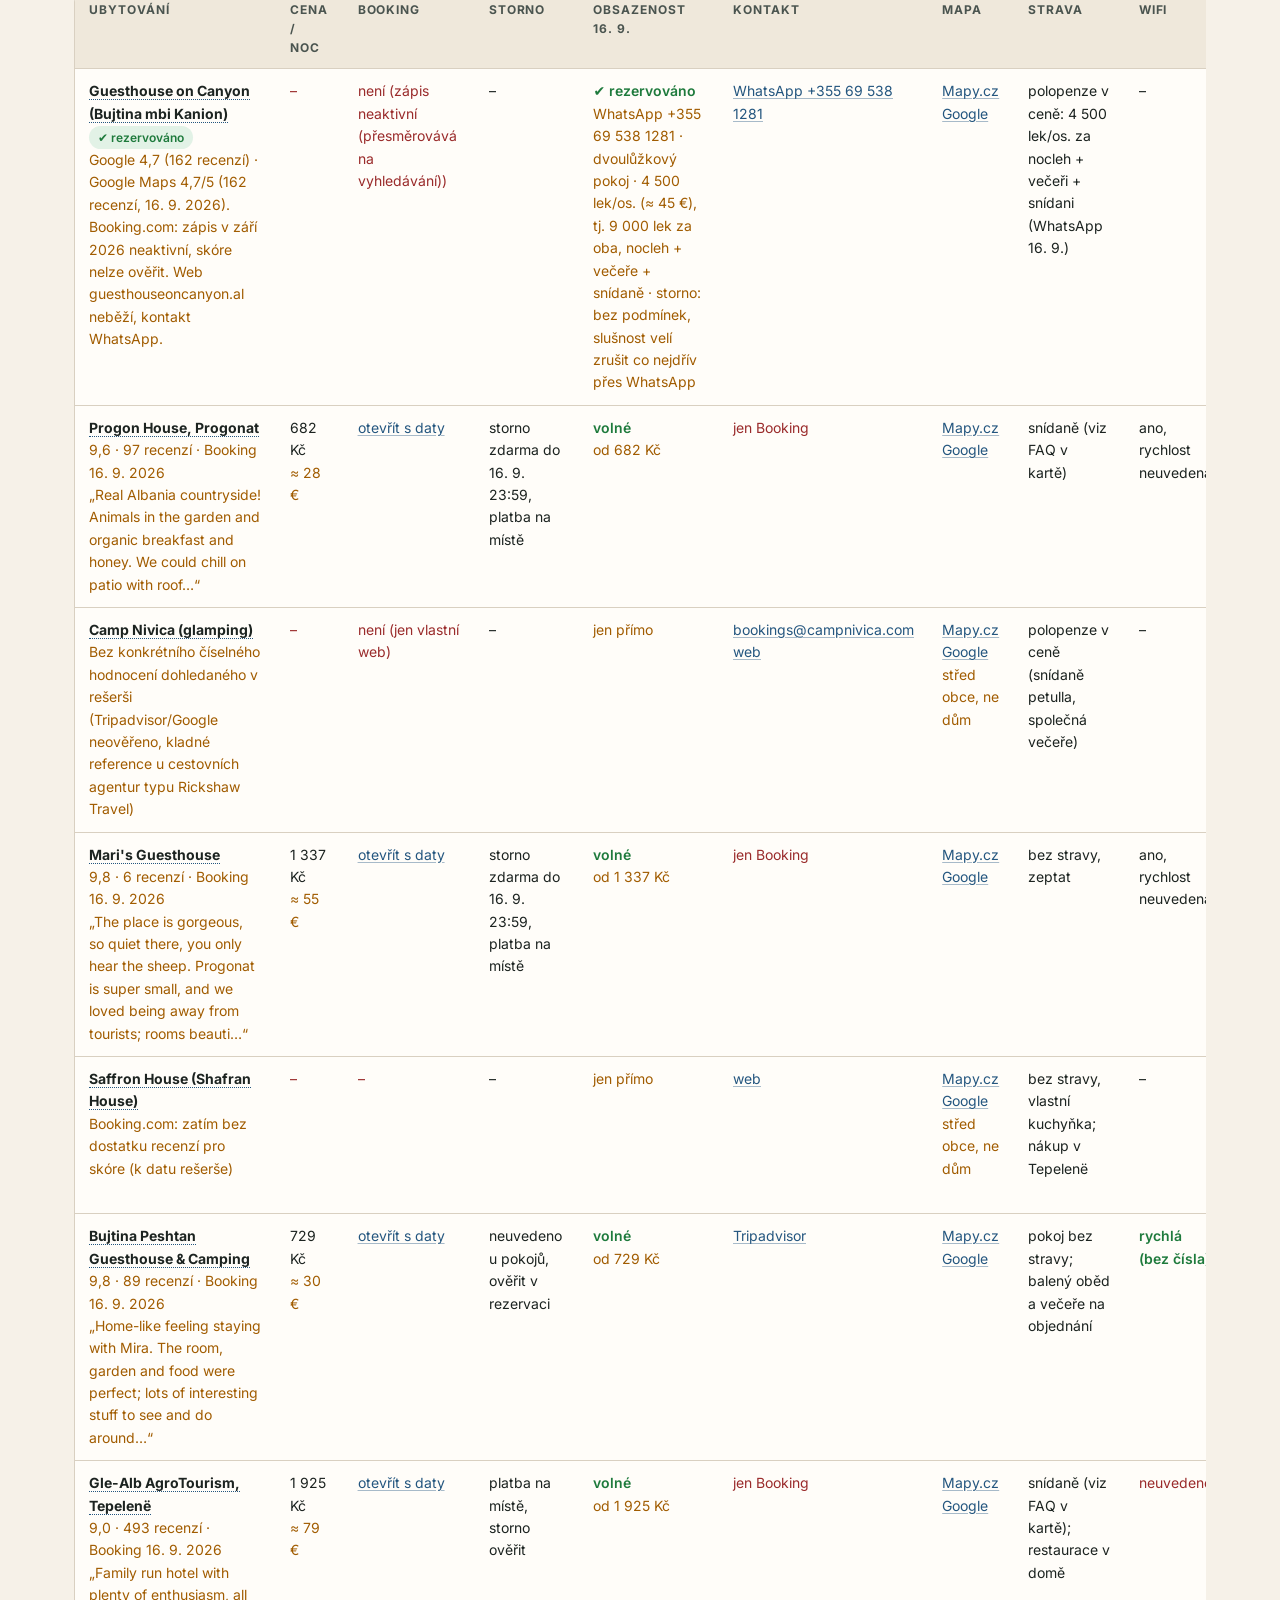
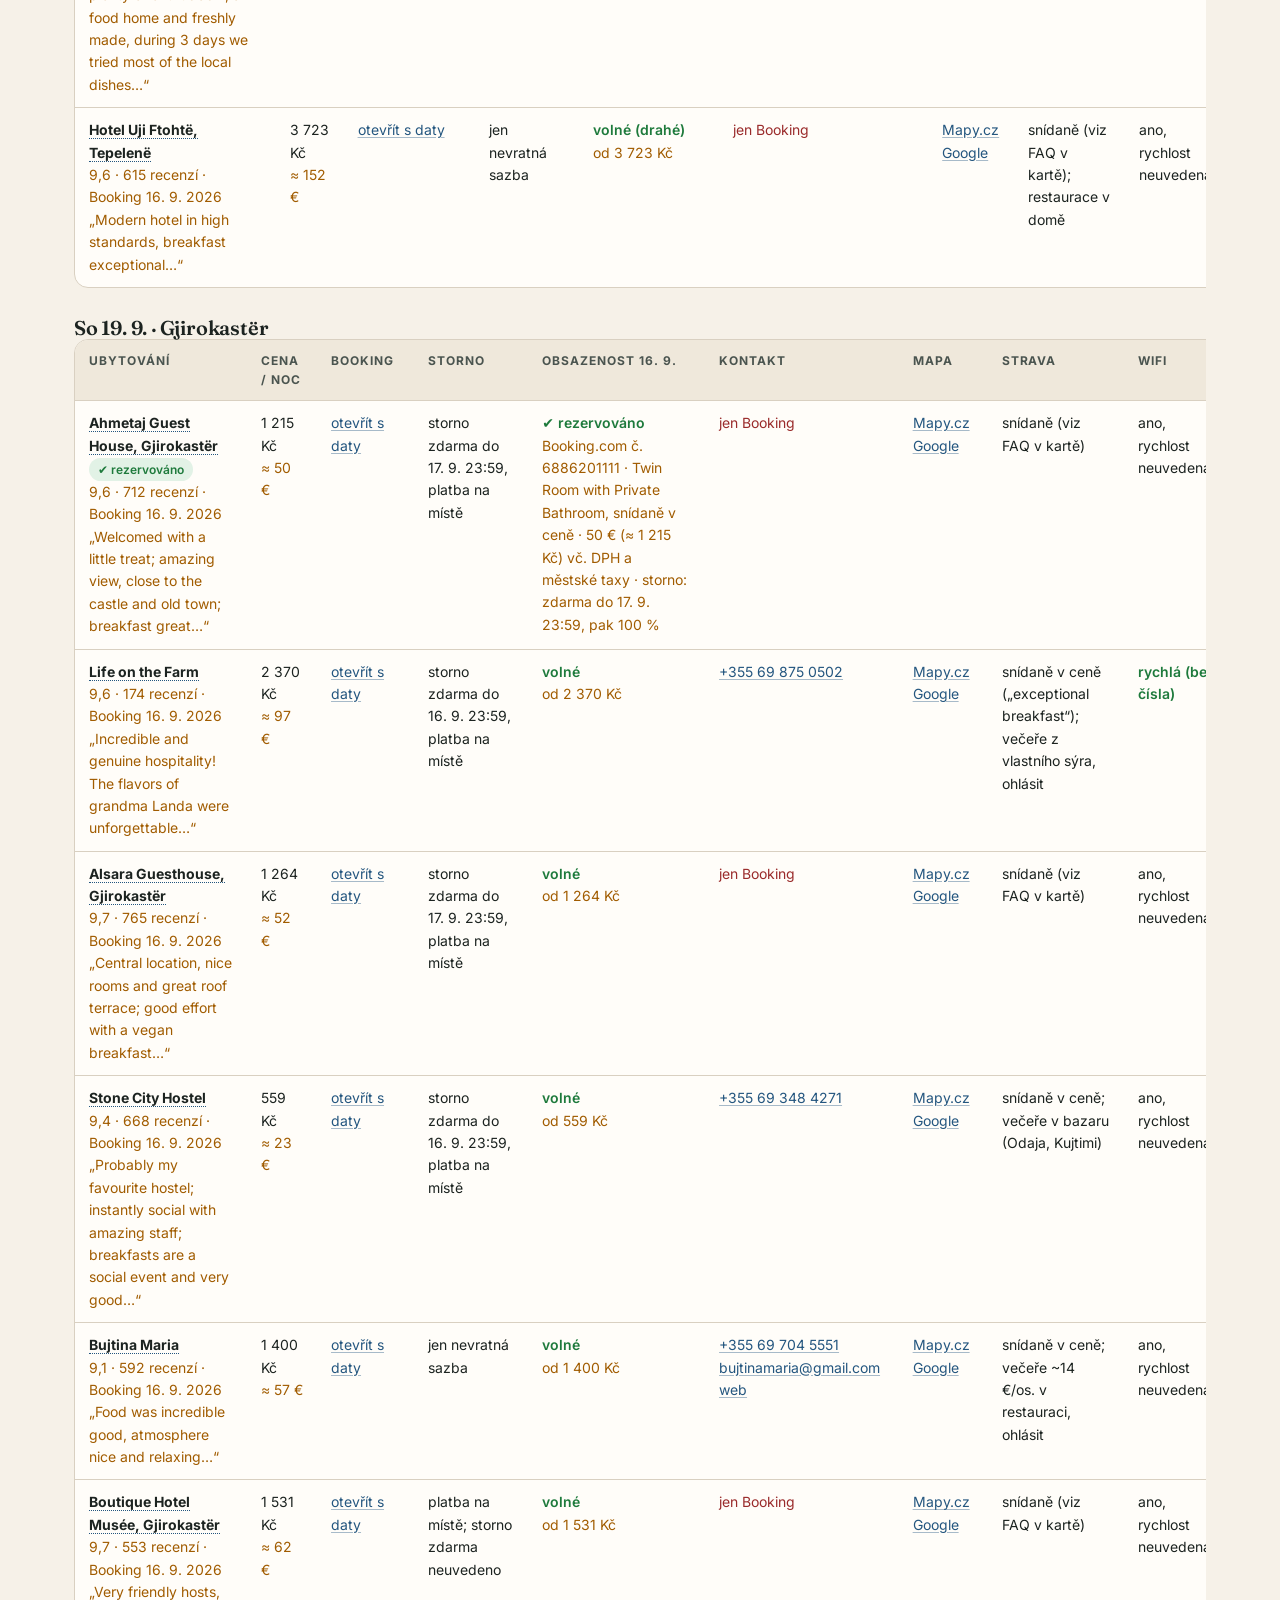
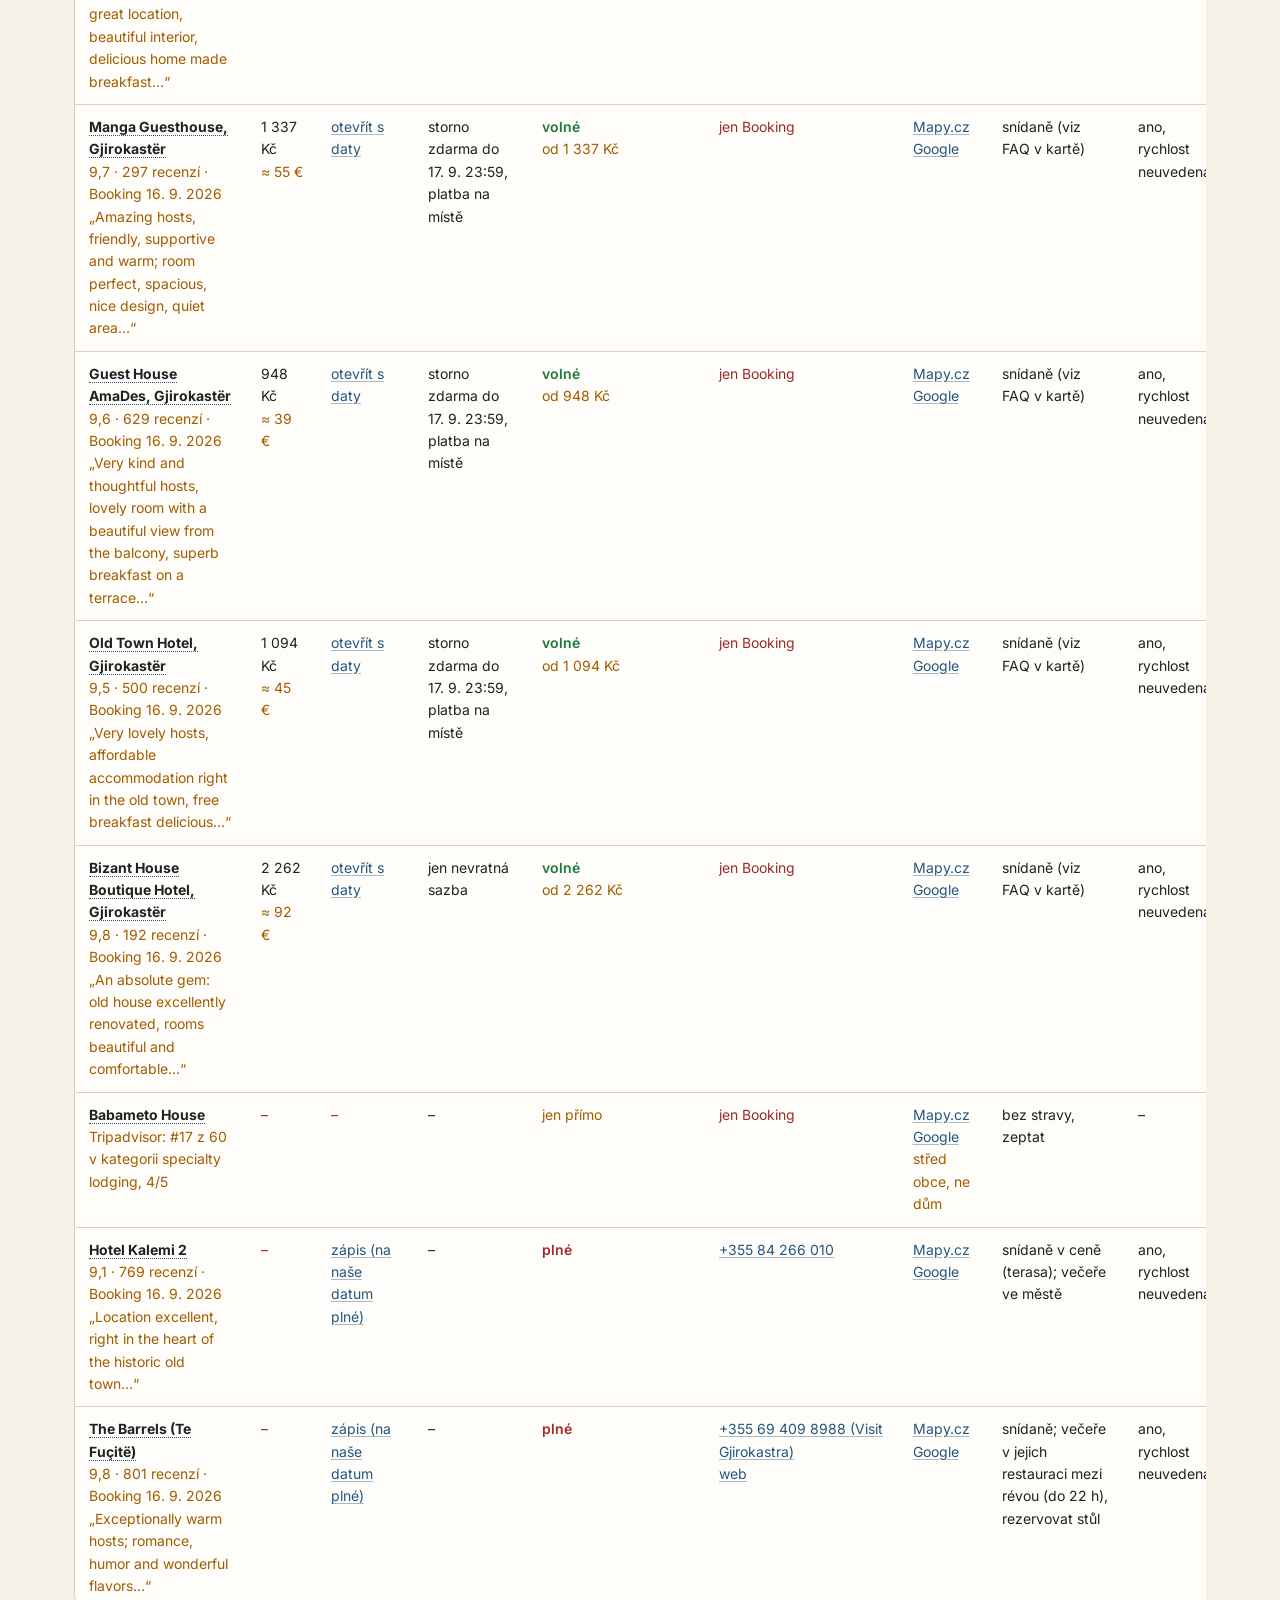
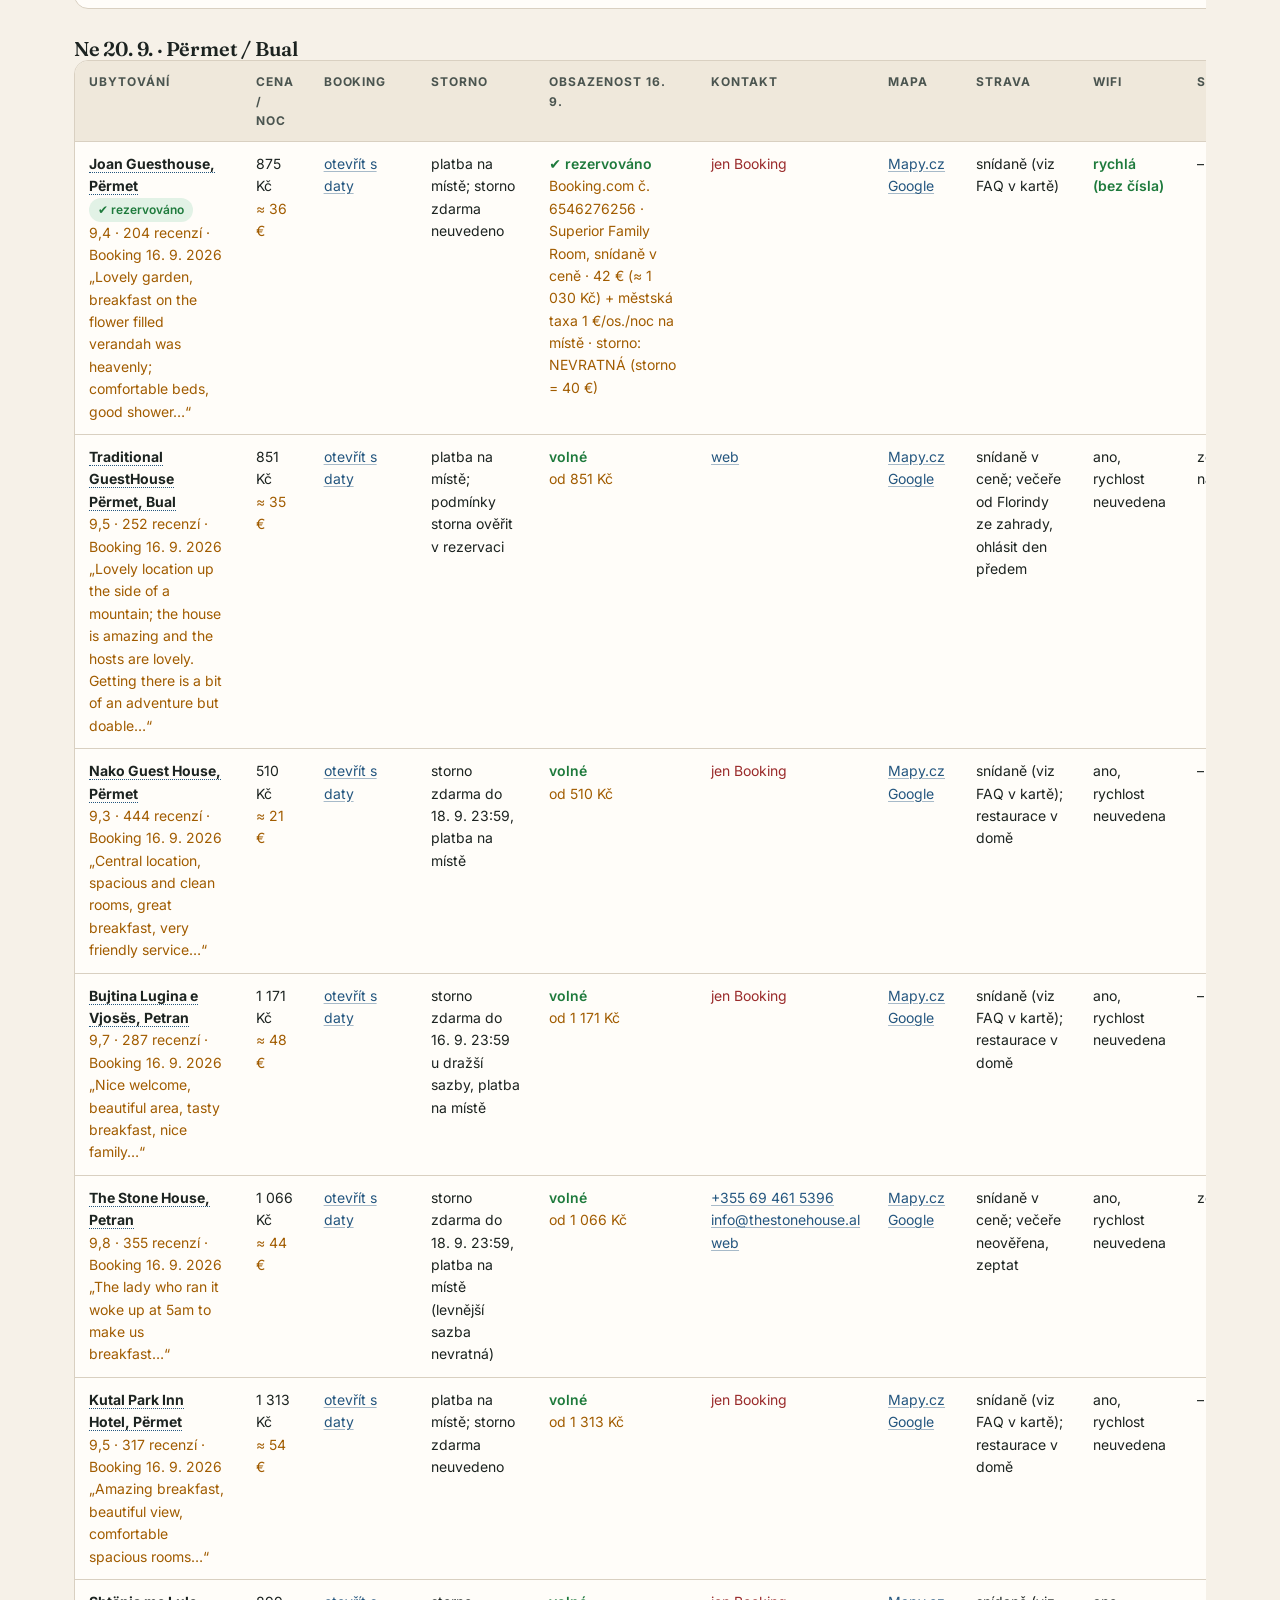
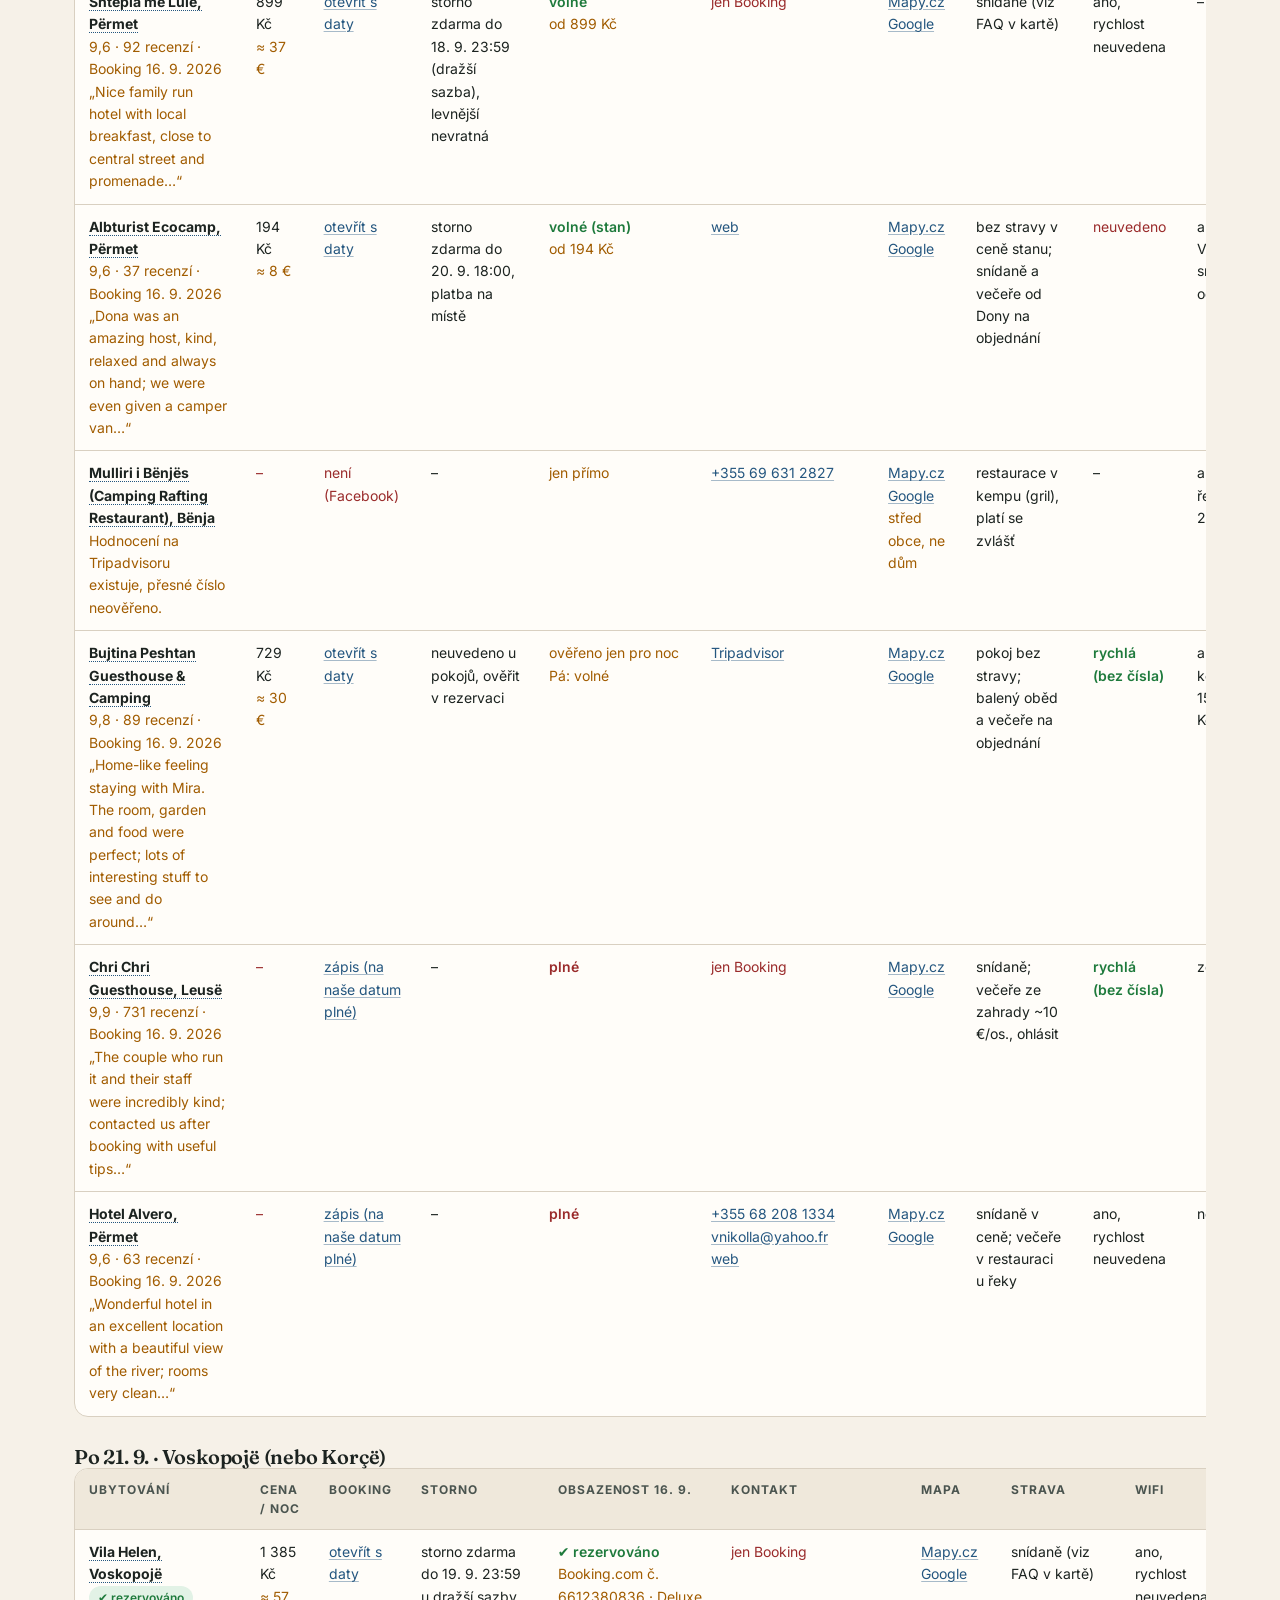
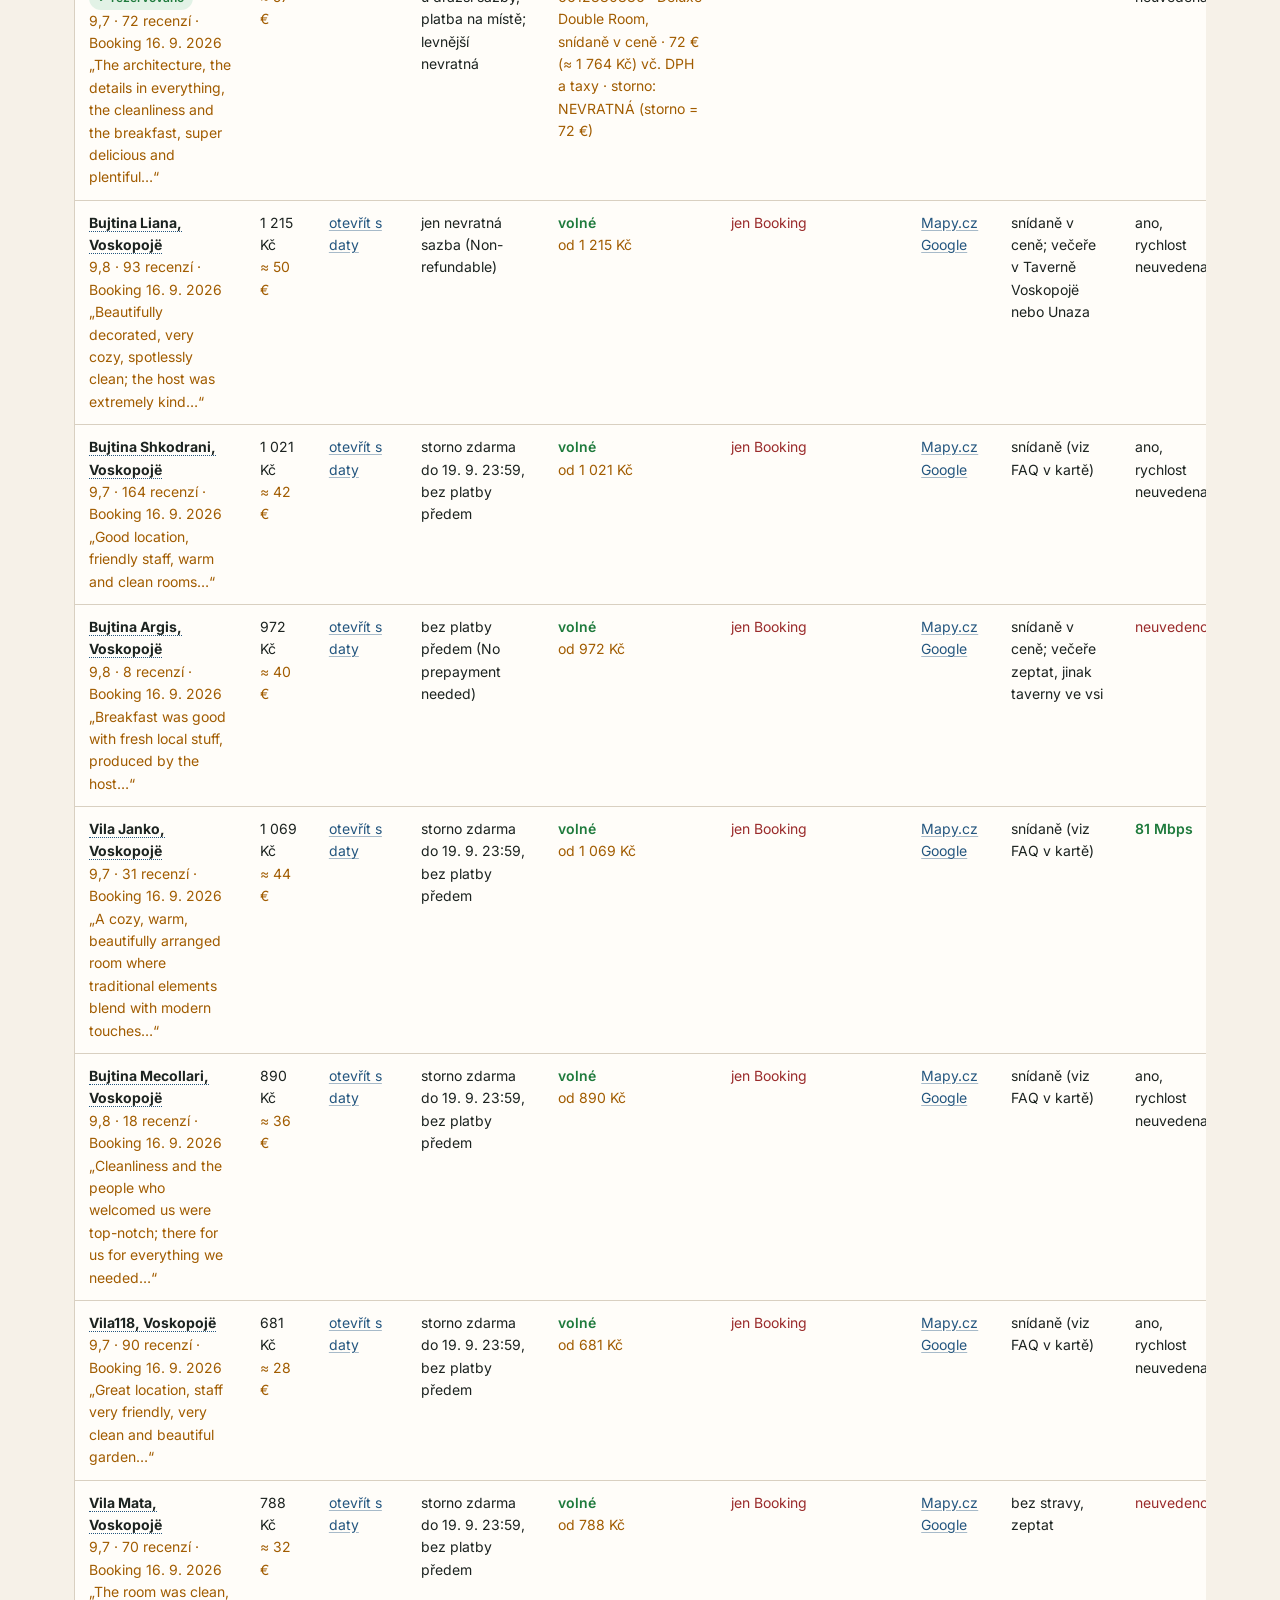
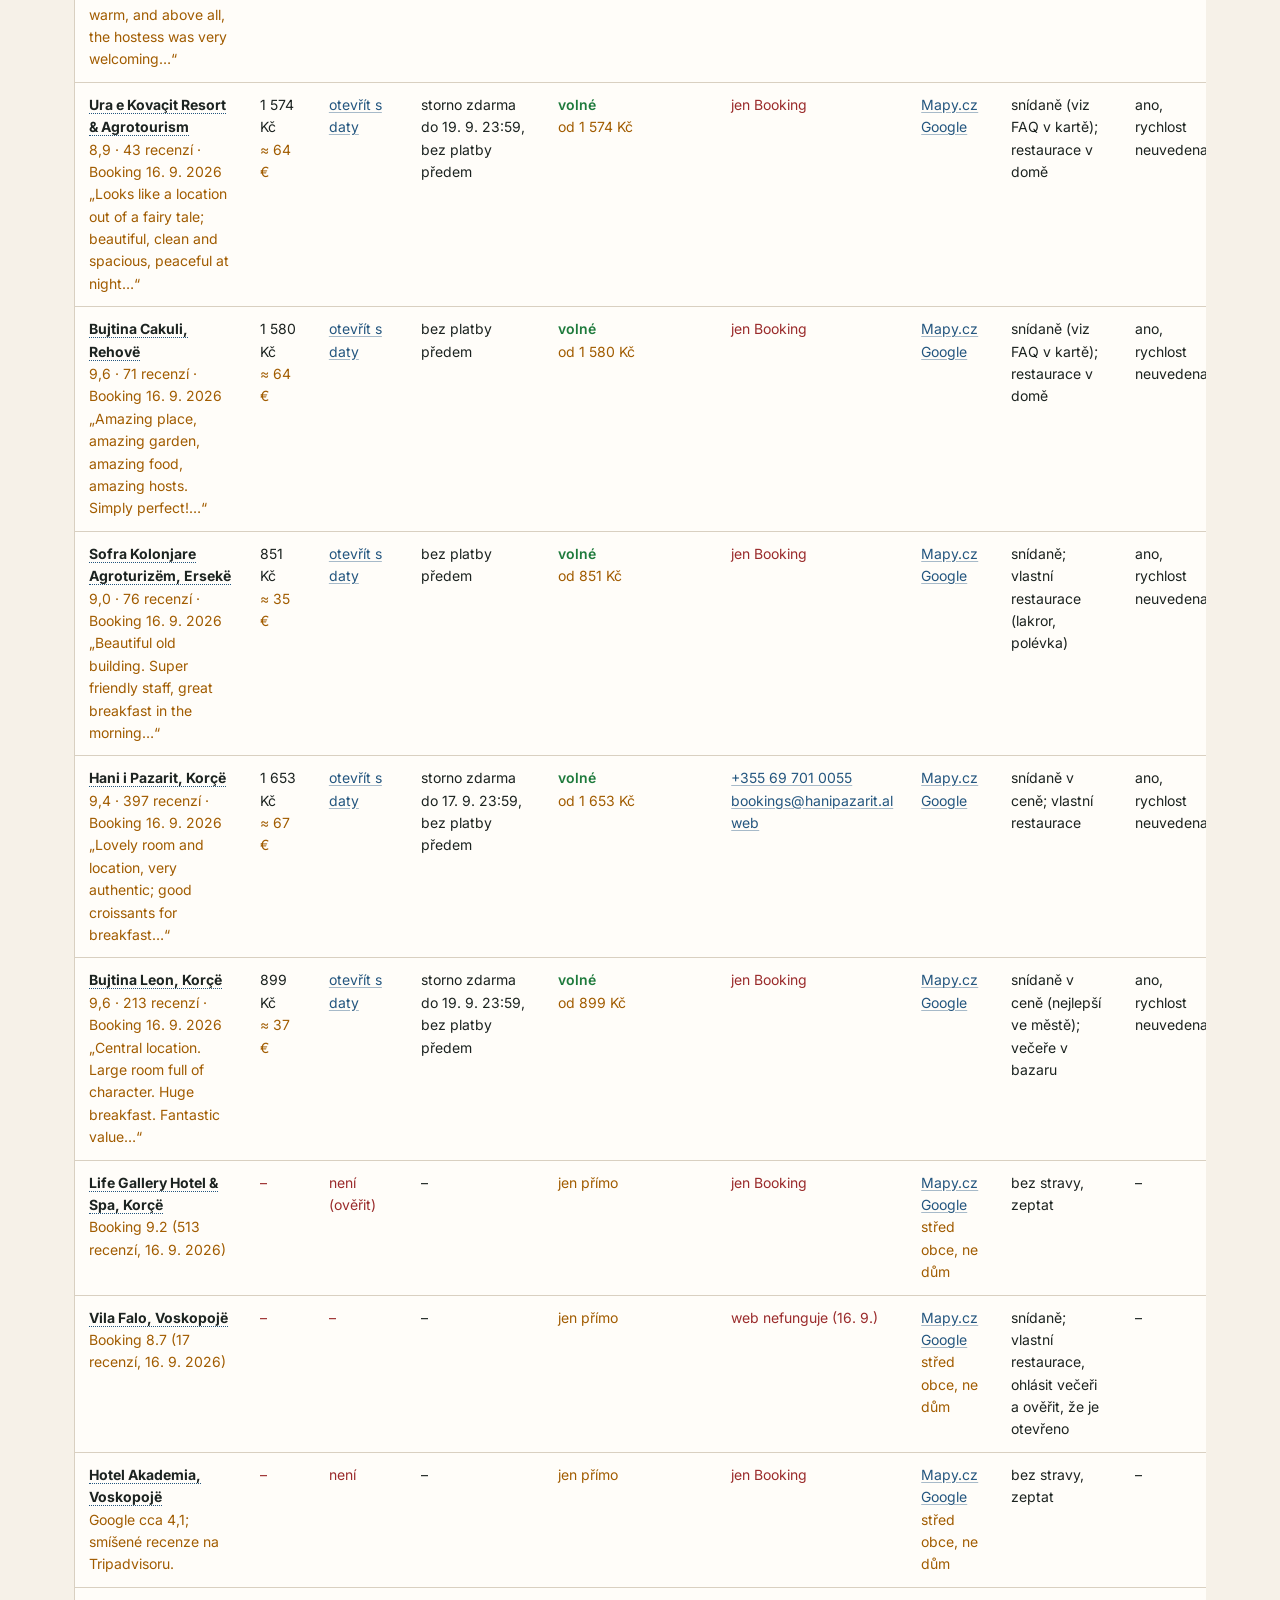
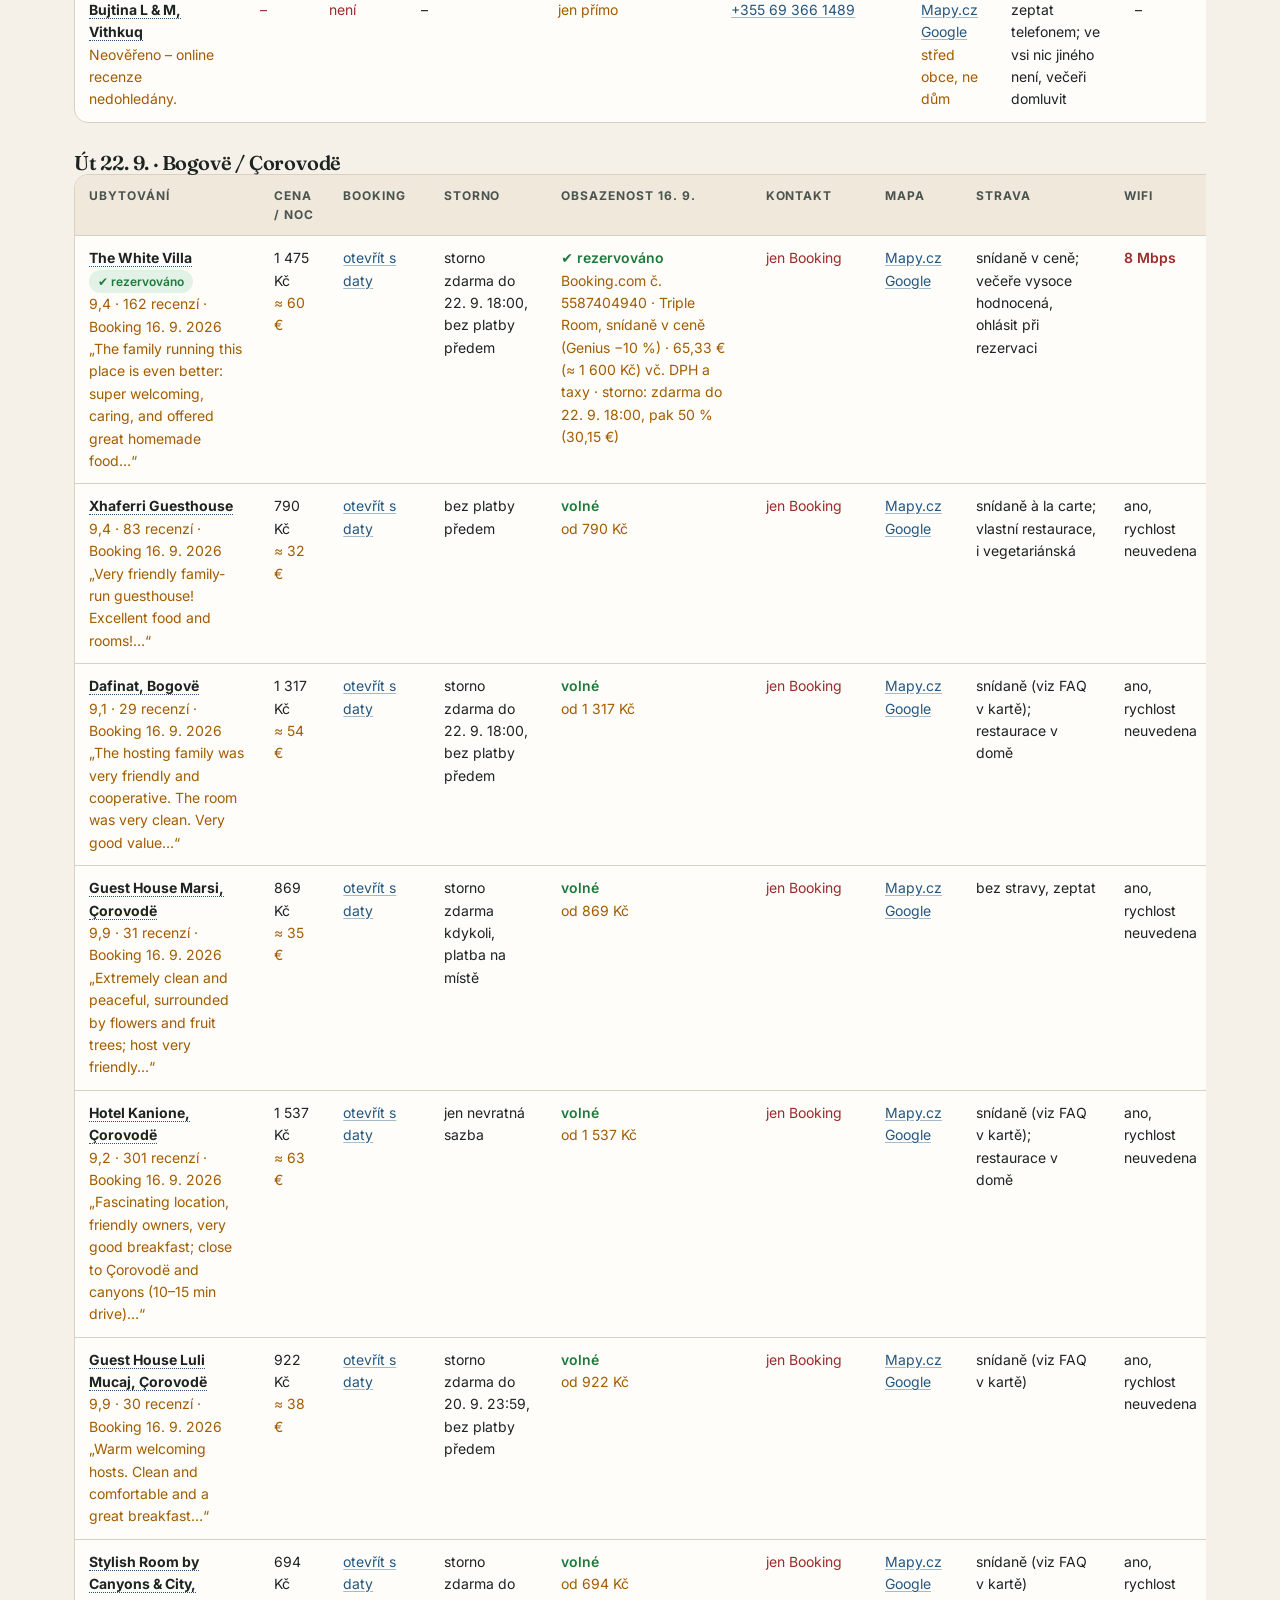
<file: ubytovani.html>
<!DOCTYPE html>
<html lang="cs">
<head>
<meta charset="utf-8">
<meta name="viewport" content="width=device-width, initial-scale=1">
<link rel="manifest" href="manifest.webmanifest">
<meta name="theme-color" content="#24567f">
<link rel="icon" type="image/svg+xml" href="assets/favicon.svg">
<link rel="apple-touch-icon" href="assets/apple-touch-icon.png">
<title>Ubytování po nocích – Albánie 4x4, 18.–24. 9. 2026</title>
<link rel="stylesheet" href="assets/style.css?v=8">
<style>
.msg { background: var(--card); border: 1px solid var(--line); border-radius: 12px; padding: 16px 110px 16px 18px; margin: 12px 0; white-space: pre-wrap; font-size: 15px; position: relative; }
.msg .copy { position: absolute; top: 10px; right: 10px; font-size: 12px; padding: 4px 10px; border-radius: 999px; border: 1px solid var(--line); background: var(--paper-2); cursor: pointer; }
.cmp td { vertical-align: top; }
.cmp .bad { color: var(--bad); font-weight: 600; }
.cmp .v { color: var(--ok); font-weight: 600; }
h3[id] { margin-top: 28px; }
tr[id]:target td { background: #fbf5e6; }
tr[id] { scroll-margin-top: 80px; }
.popup-link { color: inherit; text-decoration: none; border-bottom: 1px dotted var(--accent, #24567f); }
.popup-link:hover { color: var(--accent, #24567f); }
</style>
</head>
<body>
<header class="nav">
  <div class="wrap">
    <a class="brand" href="index.html"><span class="dot"></span>Albánie 4x4</a>
    <nav>
      <a href="index.html">← Plán cesty</a>
      <a href="#rezervace">Rezervace</a>
      <a href="#noci">Po nocích</a>
      <a href="#stan">Stan</a>
      <a href="#zpravy">Zprávy EN / SQ</a>
      <a href="pujcovny.html">Půjčovny</a>
    </nav>
  </div>
</header>

<div class="hero" id="top">
  <div class="wrap">
    <div class="eyebrow">Ubytování · trasa D · 18.–24. 9. 2026</div>
    <h1>Kde spát,<br><em>noc po noci</em></h1>
    <p class="lead">Nahoře rezervace se všemi detaily: číslo, check-in, cena, čím platit, storno, telefon a kam jet, kdyby noc padla. Níže přehled trhu po nocích, který za rezervacemi stojí: cena pro 2 osoby, Booking s našimi daty, storno, obsazenost z kontroly 16. 9. 2026, kontakty, mapa se souřadnicemi, strava a WiFi. Kliknutím na název se otevře karta s recenzemi a FAQ. Kurz 16. 9. 2026: 1 € = 91,7 lek = 24,3 Kč, 100 lek = 26,5 Kč.</p>
    <div class="stats">
      <div class="stat"><b>6</b><span>nocí</span></div>
      <div class="stat"><b>65</b><span>zápisů proklikáno na Bookingu 16. 9. (recenze, FAQ, poloha)</span></div>
      <div class="stat"><b>≈ 350 €</b><span>za všech 6 nocí pro dva, se snídaněmi, pátek s večeří</span></div>
      <div class="stat"><b>✔ 6/6</b><span>všechny noci rezervované 16. 9.</span></div>
    </div>
    <div class="actions">
      <a class="btn primary" href="#rezervace">Rezervace</a>
      <a class="btn ghost" href="#noci">Tabulky po nocích</a>
      <a class="btn ghost" href="#zpravy">Šablony zpráv</a>
      <a class="btn ghost" href="assets/ubytovani.gpx" download>GPX všech ubytování</a>
    </div>
  </div>
</div>

<section id="rezervace">
  <div class="wrap">
    <div class="sec-head"><div><span class="kicker">Rezervace</span><h2>Všech šest nocí je zamluvených</h2><p>Stav 16. 9. 2026 večer: pátek přes WhatsApp, ostatní přes Booking.com (potvrzení v mailu tomas.marada@gmail.com, PINy záměrně nejsou na webu). Ceny se platí na místě v lek podle kurzu dne, tři ubytování berou jen hotovost. Sloupec Záloha říká, kam jet, když daná noc padne.</p></div></div>
<!-- RES:START -->
<div class="table-scroll"><table class="cmp" style="min-width:1400px"><thead><tr><th>Noc</th><th>Ubytování</th><th>Rezervace</th><th>Check-in</th><th>Pokoj</th><th>Cena a platba</th><th>Storno</th><th>Telefon</th><th>Záloha, kdyby to nevyšlo</th></tr></thead><tbody>
<tr><td><b>Pá 18. 9.</b></td><td><a class="popup-link" href="#p=ubyt-gh-on-canyon"><b>Guesthouse on Canyon (Bujtina mbi Kanion)</b></a><br><span class="g">Nivicë, dům rodiny Merjo (Google 6VPX+M7)</span><br><a href="https://mapy.cz/turisticka?source=coor&id=19.8982%2C40.2366&x=19.8982&y=40.2366&z=16" target="_blank" rel="noopener">Mapy.cz</a> · <a href="https://www.google.com/maps/search/?api=1&query=40.2366,19.8982" target="_blank" rel="noopener">Google</a></td><td>WhatsApp +355 69 538 1281<br><span class="g">bez čísla</span></td><td>po domluvě, ohlásit čas den předem<br><span class="g">odjezd ráno</span></td><td>dvoulůžkový pokoj</td><td>4 500 lek/os. (≈ 45 €), tj. 9 000 lek za oba, nocleh + večeře + snídaně<br><span class="g">hotově, nejlépe lek</span></td><td><span class="v">bez podmínek, slušnost velí zrušit co nejdřív přes WhatsApp</span></td><td><a href="tel:+355695381281">+355 69 538 1281</a></td><td>Když se s rodinou Merjo ztratí kontakt nebo dojedete pozdě: <b>Progon House</b> v Progonatu (Booking, 682 Kč se snídaní, 20 min před Nivicë), pak Mari's tamtéž. Při velmi pozdním dojezdu zůstat na asfaltu: Bujtina Peshtan nebo Gle-Alb u Tepelenë.</td></tr>
<tr><td><b>So 19. 9.</b></td><td><a class="popup-link" href="#p=ubyt-ahmetaj"><b>Ahmetaj Guest House, Gjirokastër</b></a><br><span class="g">Rruga Pertef Kokona, 6001 Gjirokastër (350 m od bazaru, parkování u domu)</span><br><a href="https://mapy.cz/turisticka?source=coor&id=20.1351%2C40.075&x=20.1351&y=40.075&z=16" target="_blank" rel="noopener">Mapy.cz</a> · <a href="https://www.google.com/maps/search/?api=1&query=40.075,20.1351" target="_blank" rel="noopener">Google</a></td><td>Booking.com<br><span class="g">č. 6886201111</span></td><td>11:00–23:30<br><span class="g">odjezd 7:00–11:00</span></td><td>Twin Room with Private Bathroom, snídaně v ceně</td><td>50 € (≈ 1 215 Kč) vč. DPH a městské taxy<br><span class="g">jen hotově (karty neberou), v lek dle kurzu dne</span></td><td><span class="v">zdarma do 17. 9. 23:59, pak 100 %</span></td><td><a href="tel:+355692821019">+355 69 282 1019</a><br><span class="g">Hostitel odpověděl: „when you arrive I will show you the place“.</span></td><td>Alsara (200 m od bazaru, storno do 18. 9.) nebo Manga (parkování). Když jste v Gjirokastru do 15 h a chcete farmu: Life on the Farm (tel. +355 69 875 0502), jen do setmění.</td></tr>
<tr><td><b>Ne 20. 9.</b></td><td><a class="popup-link" href="#p=ubyt-joan"><b>Joan Guesthouse, Përmet</b></a><br><span class="g">Lagjja Mejden, 6401 Përmet (0,6 km od promenády, parkování)</span><br><a href="https://mapy.cz/turisticka?source=coor&id=20.3491%2C40.2386&x=20.3491&y=40.2386&z=16" target="_blank" rel="noopener">Mapy.cz</a> · <a href="https://www.google.com/maps/search/?api=1&query=40.2386,20.3491" target="_blank" rel="noopener">Google</a></td><td>Booking.com<br><span class="g">č. 6546276256</span></td><td>13:00–23:00<br><span class="g">odjezd 6:00–11:00</span></td><td>Superior Family Room, snídaně v ceně</td><td>42 € (≈ 1 030 Kč) + městská taxa 1 €/os./noc na místě<br><span class="g">Visa/Mastercard nebo hotově; karta jen jako garance</span></td><td><span class="bad">NEVRATNÁ (storno = 40 €)</span></td><td><a href="tel:+355697426639">+355 69 742 6639</a></td><td>Nako (100 m od promenády, storno do 19. 9.) nebo Shtëpia me Lule. Bual (statek, večeře od Florindy) jen když je čas dojet do 18:30.</td></tr>
<tr><td><b>Po 21. 9.</b></td><td><a class="popup-link" href="#p=ubyt-vila-helen"><b>Vila Helen, Voskopojë</b></a><br><span class="g">SH63 Nr 5/2, 7029 Voskopojë (200 m od centra)</span><br><a href="https://mapy.cz/turisticka?source=coor&id=20.592%2C40.633&x=20.592&y=40.633&z=16" target="_blank" rel="noopener">Mapy.cz</a> · <a href="https://www.google.com/maps/search/?api=1&query=40.633,20.592" target="_blank" rel="noopener">Google</a></td><td>Booking.com<br><span class="g">č. 6612380836</span></td><td>14:00–20:00<br><span class="g">odjezd do 11:00</span></td><td>Deluxe Double Room, snídaně v ceně</td><td>72 € (≈ 1 764 Kč) vč. DPH a taxy<br><span class="g">Visa/Mastercard/Maestro nebo hotově; mohou strhnout předem z karty</span></td><td><span class="bad">NEVRATNÁ (storno = 72 €)</span></td><td><a href="tel:+355693563773">+355 69 356 3773</a><br><span class="g">Zpráva vily 16. 9.: parkování přímo před vilou, hlídané kamerami 24 h; vesnice je klidná a bezpečná.</span></td><td>Ve Voskopojë: Vila Janko (81 Mbps, storno do 20. 9.) nebo Shkodrani. Když Frashër nevyjde a jedete přes Osumi do Çorovodë: Guest House Marsi (storno kdykoli) nebo Luli Mucaj; Helen pak propadá (nevratná).</td></tr>
<tr><td><b>Út 22. 9.</b></td><td><a class="popup-link" href="#p=ubyt-white-villa"><b>The White Villa</b></a><br><span class="g">Rruga Bogova, 5405 Bogovë</span><br><a href="https://mapy.cz/turisticka?source=coor&id=20.1467%2C40.5704&x=20.1467&y=40.5704&z=16" target="_blank" rel="noopener">Mapy.cz</a> · <a href="https://www.google.com/maps/search/?api=1&query=40.5704,20.1467" target="_blank" rel="noopener">Google</a></td><td>Booking.com<br><span class="g">č. 5587404940</span></td><td>13:00–21:30<br><span class="g">odjezd 9:00–10:00</span></td><td>Triple Room, snídaně v ceně (Genius −10 %)</td><td>65,33 € (≈ 1 600 Kč) vč. DPH a taxy<br><span class="g">jen hotově (karty neberou)</span></td><td><span class="v">zdarma do 22. 9. 18:00, pak 50 % (30,15 €)</span></td><td><a href="tel:+355695749364">+355 69 574 9364</a><br><span class="g">Zpráva rodiny 16. 9.: „Yes, we cook dinner for our guests.“ Večeři stačí ohlásit den předem s časem.</span></td><td>Dafinat hned vedle (storno do 18:00 v den příjezdu) nebo Xhaferri (restaurace, 4 km od Çorovodë). Když spojka Vithkuq–Osumi selže a jedete objížďkou přes Berat: spát rovnou v Beratu (J.Prifti) a kaňon Osumi vynechat.</td></tr>
<tr><td><b>St 23. 9.</b></td><td><a class="popup-link" href="#p=ubyt-mangalemi"><b>Hotel Mangalemi</b></a><br><span class="g">Rruga Mihal Komneno, 5001 Berat (Mangalem, 700 m od centra)</span><br><a href="https://mapy.cz/turisticka?source=coor&id=19.9511%2C40.7059&x=19.9511&y=40.7059&z=16" target="_blank" rel="noopener">Mapy.cz</a> · <a href="https://www.google.com/maps/search/?api=1&query=40.7059,19.9511" target="_blank" rel="noopener">Google</a></td><td>Booking.com<br><span class="g">č. 5976195857</span></td><td>14:00–23:00<br><span class="g">odjezd 6:00–11:00</span></td><td>Superior Double Room, snídaně v ceně</td><td>78 € (≈ 1 910 Kč) vč. DPH<br><span class="g">hotově v lek; kartou jen s přirážkou 5 %</span></td><td><span class="v">zdarma do 21. 9. 23:59, pak 100 %</span></td><td><a href="tel:+355682323238">+355 68 232 3238</a><br><span class="g">Zpráva hotelu 16. 9.: pokoj od 14:00 (dřív, když se uvolní), zavazadla uloží na recepci kdykoli. Vlastní parkování nemají: vyložit u hotelu na vyhrazeném místě, recepce navede na nejbližší placené parkoviště, 500 lek/noc.</span></td><td>J.Prifti (Mangalem, storno do 20. 9.) nebo Koxhaku. Kdo chce večeři v Alpetě: Mimani Stone House v Roshniku (bez platby předem), ve čtvrtek pak odjezd v 8:00.</td></tr>
</tbody></table></div>
<!-- RES:END -->
    <div class="grid c3" style="margin-top:16px">
      <div class="card"><h3>Co zavolat / napsat</h3><ul><li><b>Snídaně brzy:</b> Ne, Po, Út a St startujeme v 8:00, chtít snídani v 7:30 (věta je v šabloně 3).</li><li><b>Čt 17. 9.:</b> Canyon na WhatsApp – čas příjezdu a večeře (šablona 3 níže).</li><li><b>Každý den ráno:</b> další ubytování krátce potvrdit (šablona 3), u bujtin ohlásit večeři.</li><li><b>Půjčovna:</b> potvrdit pátek ráno na letišti, kauci a platbu.</li><li><b>Pozor na formulaci Bookingu:</b> „free cancellation before 17 September“ znamená do 16. 9. 23:59. V tabulkách níže je to už přepočítané.</li></ul></div>
      <div class="card"><h3>Hotovost na noclehy</h3><ul><li>Canyon 9 000 lek, Ahmetaj ≈ 4 600 lek, White Villa ≈ 6 000 lek, Mangalemi ≈ 7 200 lek: <b>jen hotově</b>, celkem ≈ 27 000 lek (≈ 7 100 Kč). Kurz 16. 9.: 1 € = 91,7 lek, 100 lek = 26,5 Kč.</li><li>Revolut Ultra: výběr lek z bankomatu bez poplatku Revolutu, bankomat si účtuje 500–800 lek; vybírat 2–3× větší částku, konverzi u bankomatu odmítnout.</li><li>Joan a Helen berou kartu, Helen může strhnout předem.</li><li>Bankomat: Gjirokastër (So), Përmet (Ne), Korçë (Po). V Kurveleshi ani Bogovë žádný.</li></ul></div>
      <div class="card"><h3>Kdy jde ještě zrušit zdarma</h3><ul><li>Ahmetaj do <b>17. 9. 23:59</b></li><li>Mangalemi do <b>21. 9. 23:59</b></li><li>White Villa do <b>22. 9. 18:00</b> (pak 50 %)</li><li>Joan a Vila Helen jsou nevratné.</li></ul></div>
    </div>
  </div>
</section>

<section id="noci">
  <div class="wrap">
    <div class="sec-head"><div><span class="kicker">Po nocích</span><h2>Přehled trhu za rezervacemi</h2><p>Rezervované noci mají štítek ✔, ostatní řádky jsou zálohy seřazené podle jídla a zážitku pro případ, že by některá noc padla. Obsazenost je stav Bookingu k 16. 9. 2026 pro 2 dospělé; u plných zápisů vede odkaz na profil bez dat.</p></div></div>
<!-- TABLES:START -->
<h3 id="d18">Pá 18. 9. · Nivicë (Kurvelesh)</h3><div class="table-scroll"><table class="cmp" style="min-width:1250px"><thead><tr><th>Ubytování</th><th>Cena / noc</th><th>Booking</th><th>Storno</th><th>Obsazenost 16. 9.</th><th>Kontakt</th><th>Mapa</th><th>Strava</th><th>WiFi</th><th>Stan</th></tr></thead><tbody>
<tr id="ubyt-gh-on-canyon"><td><a class="popup-link" href="#p=ubyt-gh-on-canyon" title="Otevřít kartu s detaily"><b>Guesthouse on Canyon (Bujtina mbi Kanion)</b></a> <span class="pill ok">✔ rezervováno</span><br><span class="g">Google 4,7 (162 recenzí) · Google Maps 4,7/5 (162 recenzí, 16. 9. 2026). Booking.com: zápis v září 2026 neaktivní, skóre nelze ověřit. Web guesthouseoncanyon.al neběží, kontakt WhatsApp.</span></td><td><span class="n">–</span></td><td><span class="n">není (zápis neaktivní (přesměrovává na vyhledávání))</span></td><td>–</td><td><span class="v">✔ rezervováno</span><br><span class="g">WhatsApp +355 69 538 1281 · dvoulůžkový pokoj · 4 500 lek/os. (≈ 45 €), tj. 9 000 lek za oba, nocleh + večeře + snídaně · storno: bez podmínek, slušnost velí zrušit co nejdřív přes WhatsApp</span></td><td><a href="https://wa.me/355695381281" target="_blank" rel="noopener">WhatsApp +355 69 538 1281</a></td><td><a href="https://mapy.cz/turisticka?source=coor&id=19.8982%2C40.2366&x=19.8982&y=40.2366&z=16" target="_blank" rel="noopener">Mapy.cz</a><br><a href="https://www.google.com/maps/search/?api=1&query=40.2366,19.8982" target="_blank" rel="noopener">Google</a></td><td>polopenze v ceně: 4 500 lek/os. za nocleh + večeři + snídani (WhatsApp 16. 9.)</td><td>–</td><td>zeptat (zahrada na hraně kaňonu)</td></tr>
<tr id="ubyt-progon-house"><td><a class="popup-link" href="#p=ubyt-progon-house" title="Otevřít kartu s detaily"><b>Progon House, Progonat</b></a><br><span class="g">9,6 · 97 recenzí · Booking 16. 9. 2026</span><br><span class="g">„Real Albania countryside! Animals in the garden and organic breakfast and honey. We could chill on patio with roof…“</span></td><td>682 Kč<br><span class="g">≈ 28 €</span></td><td><a href="https://www.booking.com/hotel/al/progon-house.html?checkin=2026-09-18&checkout=2026-09-19&group_adults=2&no_rooms=1&group_children=0" target="_blank" rel="noopener">otevřít s daty</a></td><td>storno zdarma do 16. 9. 23:59, platba na místě</td><td><span class="v">volné</span><br><span class="g">od 682 Kč</span></td><td><span class="n">jen Booking</span></td><td><a href="https://mapy.cz/turisticka?source=coor&id=19.9497%2C40.2149&x=19.9497&y=40.2149&z=16" target="_blank" rel="noopener">Mapy.cz</a><br><a href="https://www.google.com/maps/search/?api=1&query=40.2149,19.9497" target="_blank" rel="noopener">Google</a></td><td>snídaně (viz FAQ v kartě)</td><td>ano, rychlost neuvedena</td><td>–</td></tr>
<tr id="ubyt-camp-nivica"><td><a class="popup-link" href="#p=ubyt-camp-nivica" title="Otevřít kartu s detaily"><b>Camp Nivica (glamping)</b></a><br><span class="g">Bez konkrétního číselného hodnocení dohledaného v rešerši (Tripadvisor/Google neověřeno, kladné reference u cestovních agentur typu Rickshaw Travel)</span></td><td><span class="n">–</span></td><td><span class="n">není (jen vlastní web)</span></td><td>–</td><td><span class="g">jen přímo</span></td><td><a href="mailto:bookings@campnivica.com">bookings@campnivica.com</a><br><a href="https://campnivica.com/" target="_blank" rel="noopener">web</a></td><td><a href="https://mapy.cz/turisticka?source=coor&id=19.889%2C40.238&x=19.889&y=40.238&z=16" target="_blank" rel="noopener">Mapy.cz</a><br><a href="https://www.google.com/maps/search/?api=1&query=40.238,19.889" target="_blank" rel="noopener">Google</a><br><span class="g">střed obce, ne dům</span></td><td>polopenze v ceně (snídaně petulla, společná večeře)</td><td>–</td><td>ano – glamping ve stanech s polopenzí</td></tr>
<tr id="ubyt-maris"><td><a class="popup-link" href="#p=ubyt-maris" title="Otevřít kartu s detaily"><b>Mari&#x27;s Guesthouse</b></a><br><span class="g">9,8 · 6 recenzí · Booking 16. 9. 2026</span><br><span class="g">„The place is gorgeous, so quiet there, you only hear the sheep. Progonat is super small, and we loved being away from tourists; rooms beauti…“</span></td><td>1 337 Kč<br><span class="g">≈ 55 €</span></td><td><a href="https://www.booking.com/hotel/al/maris-guesthouse.html?checkin=2026-09-18&checkout=2026-09-19&group_adults=2&no_rooms=1&group_children=0" target="_blank" rel="noopener">otevřít s daty</a></td><td>storno zdarma do 16. 9. 23:59, platba na místě</td><td><span class="v">volné</span><br><span class="g">od 1 337 Kč</span></td><td><span class="n">jen Booking</span></td><td><a href="https://mapy.cz/turisticka?source=coor&id=19.9461%2C40.2121&x=19.9461&y=40.2121&z=16" target="_blank" rel="noopener">Mapy.cz</a><br><a href="https://www.google.com/maps/search/?api=1&query=40.2121,19.9461" target="_blank" rel="noopener">Google</a></td><td>bez stravy, zeptat</td><td>ano, rychlost neuvedena</td><td>zeptat</td></tr>
<tr id="ubyt-saffron"><td><a class="popup-link" href="#p=ubyt-saffron" title="Otevřít kartu s detaily"><b>Saffron House (Shafran House)</b></a><br><span class="g">Booking.com: zatím bez dostatku recenzí pro skóre (k datu rešerše)</span></td><td><span class="n">–</span></td><td><span class="n">–</span></td><td>–</td><td><span class="g">jen přímo</span></td><td><a href="https://akt.gov.al/en/agroturizem/shafran-house-nivica/" target="_blank" rel="noopener">web</a></td><td><a href="https://mapy.cz/turisticka?source=coor&id=19.8916%2C40.2403&x=19.8916&y=40.2403&z=16" target="_blank" rel="noopener">Mapy.cz</a><br><a href="https://www.google.com/maps/search/?api=1&query=40.2403,19.8916" target="_blank" rel="noopener">Google</a><br><span class="g">střed obce, ne dům</span></td><td>bez stravy, vlastní kuchyňka; nákup v Tepelenë</td><td>–</td><td>zeptat (celý domek se zahradou a ohništěm)</td></tr>
<tr id="ubyt-peshtan"><td><a class="popup-link" href="#p=ubyt-peshtan" title="Otevřít kartu s detaily"><b>Bujtina Peshtan Guesthouse &amp; Camping</b></a><br><span class="g">9,8 · 89 recenzí · Booking 16. 9. 2026</span><br><span class="g">„Home-like feeling staying with Mira. The room, garden and food were perfect; lots of interesting stuff to see and do around…“</span></td><td>729 Kč<br><span class="g">≈ 30 €</span></td><td><a href="https://www.booking.com/hotel/al/bujtina-peshtan-guesthouse-amp-camping.html?checkin=2026-09-18&checkout=2026-09-19&group_adults=2&no_rooms=1&group_children=0" target="_blank" rel="noopener">otevřít s daty</a></td><td>neuvedeno u pokojů, ověřit v rezervaci</td><td><span class="v">volné</span><br><span class="g">od 729 Kč</span></td><td><a href="https://www.tripadvisor.com/Hotel_Review-g801294-d33437408-Reviews-Bujtina_Peshtan_Guesthouse_camping-Tepelene_Gjirokaster_County.html" target="_blank" rel="noopener">Tripadvisor</a></td><td><a href="https://mapy.cz/turisticka?source=coor&id=20.1254%2C40.2902&x=20.1254&y=40.2902&z=16" target="_blank" rel="noopener">Mapy.cz</a><br><a href="https://www.google.com/maps/search/?api=1&query=40.2902,20.1254" target="_blank" rel="noopener">Google</a></td><td>pokoj bez stravy; balený oběd a večeře na objednání</td><td><span class="v">rychlá (bez čísla)</span></td><td>ano – oficiální kemp u domu, 15 min od Këlcyrë</td></tr>
<tr id="ubyt-glealb"><td><a class="popup-link" href="#p=ubyt-glealb" title="Otevřít kartu s detaily"><b>Gle-Alb AgroTourism, Tepelenë</b></a><br><span class="g">9,0 · 493 recenzí · Booking 16. 9. 2026</span><br><span class="g">„Family run hotel with plenty of enthusiasm, all food home and freshly made, during 3 days we tried most of the local dishes…“</span></td><td>1 925 Kč<br><span class="g">≈ 79 €</span></td><td><a href="https://www.booking.com/hotel/al/bujtina-glealb.html?checkin=2026-09-18&checkout=2026-09-19&group_adults=2&no_rooms=1&group_children=0" target="_blank" rel="noopener">otevřít s daty</a></td><td>platba na místě, storno ověřit</td><td><span class="v">volné</span><br><span class="g">od 1 925 Kč</span></td><td><span class="n">jen Booking</span></td><td><a href="https://mapy.cz/turisticka?source=coor&id=19.9417%2C40.3249&x=19.9417&y=40.3249&z=16" target="_blank" rel="noopener">Mapy.cz</a><br><a href="https://www.google.com/maps/search/?api=1&query=40.3249,19.9417" target="_blank" rel="noopener">Google</a></td><td>snídaně (viz FAQ v kartě); restaurace v domě</td><td><span class="n">neuvedeno</span></td><td>zeptat</td></tr>
<tr id="ubyt-uji-ftohte"><td><a class="popup-link" href="#p=ubyt-uji-ftohte" title="Otevřít kartu s detaily"><b>Hotel Uji Ftohtë, Tepelenë</b></a><br><span class="g">9,6 · 615 recenzí · Booking 16. 9. 2026</span><br><span class="g">„Modern hotel in high standards, breakfast exceptional…“</span></td><td>3 723 Kč<br><span class="g">≈ 152 €</span></td><td><a href="https://www.booking.com/hotel/al/uji-ftohte-tepelene.html?checkin=2026-09-18&checkout=2026-09-19&group_adults=2&no_rooms=1&group_children=0" target="_blank" rel="noopener">otevřít s daty</a></td><td>jen nevratná sazba</td><td><span class="v">volné (drahé)</span><br><span class="g">od 3 723 Kč</span></td><td><span class="n">jen Booking</span></td><td><a href="https://mapy.cz/turisticka?source=coor&id=20.0659%2C40.2504&x=20.0659&y=40.2504&z=16" target="_blank" rel="noopener">Mapy.cz</a><br><a href="https://www.google.com/maps/search/?api=1&query=40.2504,20.0659" target="_blank" rel="noopener">Google</a></td><td>snídaně (viz FAQ v kartě); restaurace v domě</td><td>ano, rychlost neuvedena</td><td>–</td></tr>
</tbody></table></div>
<h3 id="d19">So 19. 9. · Gjirokastër</h3><div class="table-scroll"><table class="cmp" style="min-width:1250px"><thead><tr><th>Ubytování</th><th>Cena / noc</th><th>Booking</th><th>Storno</th><th>Obsazenost 16. 9.</th><th>Kontakt</th><th>Mapa</th><th>Strava</th><th>WiFi</th><th>Stan</th></tr></thead><tbody>
<tr id="ubyt-ahmetaj"><td><a class="popup-link" href="#p=ubyt-ahmetaj" title="Otevřít kartu s detaily"><b>Ahmetaj Guest House, Gjirokastër</b></a> <span class="pill ok">✔ rezervováno</span><br><span class="g">9,6 · 712 recenzí · Booking 16. 9. 2026</span><br><span class="g">„Welcomed with a little treat; amazing view, close to the castle and old town; breakfast great…“</span></td><td>1 215 Kč<br><span class="g">≈ 50 €</span></td><td><a href="https://www.booking.com/hotel/al/ahmetaj-guest-house.html?checkin=2026-09-19&checkout=2026-09-20&group_adults=2&no_rooms=1&group_children=0" target="_blank" rel="noopener">otevřít s daty</a></td><td>storno zdarma do 17. 9. 23:59, platba na místě</td><td><span class="v">✔ rezervováno</span><br><span class="g">Booking.com č. 6886201111 · Twin Room with Private Bathroom, snídaně v ceně · 50 € (≈ 1 215 Kč) vč. DPH a městské taxy · storno: zdarma do 17. 9. 23:59, pak 100 %</span></td><td><span class="n">jen Booking</span></td><td><a href="https://mapy.cz/turisticka?source=coor&id=20.1351%2C40.075&x=20.1351&y=40.075&z=16" target="_blank" rel="noopener">Mapy.cz</a><br><a href="https://www.google.com/maps/search/?api=1&query=40.075,20.1351" target="_blank" rel="noopener">Google</a></td><td>snídaně (viz FAQ v kartě)</td><td>ano, rychlost neuvedena</td><td>–</td></tr>
<tr id="ubyt-life-on-farm"><td><a class="popup-link" href="#p=ubyt-life-on-farm" title="Otevřít kartu s detaily"><b>Life on the Farm</b></a><br><span class="g">9,6 · 174 recenzí · Booking 16. 9. 2026</span><br><span class="g">„Incredible and genuine hospitality! The flavors of grandma Landa were unforgettable…“</span></td><td>2 370 Kč<br><span class="g">≈ 97 €</span></td><td><a href="https://www.booking.com/hotel/al/life-on-the-farm.html?checkin=2026-09-19&checkout=2026-09-20&group_adults=2&no_rooms=1&group_children=0" target="_blank" rel="noopener">otevřít s daty</a></td><td>storno zdarma do 16. 9. 23:59, platba na místě</td><td><span class="v">volné</span><br><span class="g">od 2 370 Kč</span></td><td><a href="tel:+355698750502">+355 69 875 0502</a></td><td><a href="https://mapy.cz/turisticka?source=coor&id=20.2642%2C39.9848&x=20.2642&y=39.9848&z=16" target="_blank" rel="noopener">Mapy.cz</a><br><a href="https://www.google.com/maps/search/?api=1&query=39.9848,20.2642" target="_blank" rel="noopener">Google</a></td><td>snídaně v ceně („exceptional breakfast“); večeře z vlastního sýra, ohlásit</td><td><span class="v">rychlá (bez čísla)</span></td><td>zeptat (farma, ohniště)</td></tr>
<tr id="ubyt-alsara"><td><a class="popup-link" href="#p=ubyt-alsara" title="Otevřít kartu s detaily"><b>Alsara Guesthouse, Gjirokastër</b></a><br><span class="g">9,7 · 765 recenzí · Booking 16. 9. 2026</span><br><span class="g">„Central location, nice rooms and great roof terrace; good effort with a vegan breakfast…“</span></td><td>1 264 Kč<br><span class="g">≈ 52 €</span></td><td><a href="https://www.booking.com/hotel/al/alsara-guesthouse.html?checkin=2026-09-19&checkout=2026-09-20&group_adults=2&no_rooms=1&group_children=0" target="_blank" rel="noopener">otevřít s daty</a></td><td>storno zdarma do 17. 9. 23:59, platba na místě</td><td><span class="v">volné</span><br><span class="g">od 1 264 Kč</span></td><td><span class="n">jen Booking</span></td><td><a href="https://mapy.cz/turisticka?source=coor&id=20.1378%2C40.0742&x=20.1378&y=40.0742&z=16" target="_blank" rel="noopener">Mapy.cz</a><br><a href="https://www.google.com/maps/search/?api=1&query=40.0742,20.1378" target="_blank" rel="noopener">Google</a></td><td>snídaně (viz FAQ v kartě)</td><td>ano, rychlost neuvedena</td><td>–</td></tr>
<tr id="ubyt-stone-city"><td><a class="popup-link" href="#p=ubyt-stone-city" title="Otevřít kartu s detaily"><b>Stone City Hostel</b></a><br><span class="g">9,4 · 668 recenzí · Booking 16. 9. 2026</span><br><span class="g">„Probably my favourite hostel; instantly social with amazing staff; breakfasts are a social event and very good…“</span></td><td>559 Kč<br><span class="g">≈ 23 €</span></td><td><a href="https://www.booking.com/hotel/al/stone-city-hostel1312.html?checkin=2026-09-19&checkout=2026-09-20&group_adults=2&no_rooms=1&group_children=0" target="_blank" rel="noopener">otevřít s daty</a></td><td>storno zdarma do 16. 9. 23:59, platba na místě</td><td><span class="v">volné</span><br><span class="g">od 559 Kč</span></td><td><a href="tel:+355693484271">+355 69 348 4271</a></td><td><a href="https://mapy.cz/turisticka?source=coor&id=20.1392%2C40.0755&x=20.1392&y=40.0755&z=16" target="_blank" rel="noopener">Mapy.cz</a><br><a href="https://www.google.com/maps/search/?api=1&query=40.0755,20.1392" target="_blank" rel="noopener">Google</a></td><td>snídaně v ceně; večeře v bazaru (Odaja, Kujtimi)</td><td>ano, rychlost neuvedena</td><td>ne (město)</td></tr>
<tr id="ubyt-bujtina-maria"><td><a class="popup-link" href="#p=ubyt-bujtina-maria" title="Otevřít kartu s detaily"><b>Bujtina Maria</b></a><br><span class="g">9,1 · 592 recenzí · Booking 16. 9. 2026</span><br><span class="g">„Food was incredible good, atmosphere nice and relaxing…“</span></td><td>1 400 Kč<br><span class="g">≈ 57 €</span></td><td><a href="https://www.booking.com/hotel/al/bujtina-maria.html?checkin=2026-09-19&checkout=2026-09-20&group_adults=2&no_rooms=1&group_children=0" target="_blank" rel="noopener">otevřít s daty</a></td><td>jen nevratná sazba</td><td><span class="v">volné</span><br><span class="g">od 1 400 Kč</span></td><td><a href="tel:+355697045551">+355 69 704 5551</a><br><a href="mailto:bujtinamaria@gmail.com">bujtinamaria@gmail.com</a><br><a href="https://bujtina-maria.al/" target="_blank" rel="noopener">web</a></td><td><a href="https://mapy.cz/turisticka?source=coor&id=20.2912%2C40.073&x=20.2912&y=40.073&z=16" target="_blank" rel="noopener">Mapy.cz</a><br><a href="https://www.google.com/maps/search/?api=1&query=40.073,20.2912" target="_blank" rel="noopener">Google</a></td><td>snídaně v ceně; večeře ~14 €/os. v restauraci, ohlásit</td><td>ano, rychlost neuvedena</td><td>zeptat (bazén, zahrada)</td></tr>
<tr id="ubyt-musee"><td><a class="popup-link" href="#p=ubyt-musee" title="Otevřít kartu s detaily"><b>Boutique Hotel Musée, Gjirokastër</b></a><br><span class="g">9,7 · 553 recenzí · Booking 16. 9. 2026</span><br><span class="g">„Very friendly hosts, great location, beautiful interior, delicious home made breakfast…“</span></td><td>1 531 Kč<br><span class="g">≈ 62 €</span></td><td><a href="https://www.booking.com/hotel/al/muse-39-e.html?checkin=2026-09-19&checkout=2026-09-20&group_adults=2&no_rooms=1&group_children=0" target="_blank" rel="noopener">otevřít s daty</a></td><td>platba na místě; storno zdarma neuvedeno</td><td><span class="v">volné</span><br><span class="g">od 1 531 Kč</span></td><td><span class="n">jen Booking</span></td><td><a href="https://mapy.cz/turisticka?source=coor&id=20.1352%2C40.0752&x=20.1352&y=40.0752&z=16" target="_blank" rel="noopener">Mapy.cz</a><br><a href="https://www.google.com/maps/search/?api=1&query=40.0752,20.1352" target="_blank" rel="noopener">Google</a></td><td>snídaně (viz FAQ v kartě)</td><td>ano, rychlost neuvedena</td><td>–</td></tr>
<tr id="ubyt-manga"><td><a class="popup-link" href="#p=ubyt-manga" title="Otevřít kartu s detaily"><b>Manga Guesthouse, Gjirokastër</b></a><br><span class="g">9,7 · 297 recenzí · Booking 16. 9. 2026</span><br><span class="g">„Amazing hosts, friendly, supportive and warm; room perfect, spacious, nice design, quiet area…“</span></td><td>1 337 Kč<br><span class="g">≈ 55 €</span></td><td><a href="https://www.booking.com/hotel/al/manga-guesthouse.html?checkin=2026-09-19&checkout=2026-09-20&group_adults=2&no_rooms=1&group_children=0" target="_blank" rel="noopener">otevřít s daty</a></td><td>storno zdarma do 17. 9. 23:59, platba na místě</td><td><span class="v">volné</span><br><span class="g">od 1 337 Kč</span></td><td><span class="n">jen Booking</span></td><td><a href="https://mapy.cz/turisticka?source=coor&id=20.1363%2C40.0725&x=20.1363&y=40.0725&z=16" target="_blank" rel="noopener">Mapy.cz</a><br><a href="https://www.google.com/maps/search/?api=1&query=40.0725,20.1363" target="_blank" rel="noopener">Google</a></td><td>snídaně (viz FAQ v kartě)</td><td>ano, rychlost neuvedena</td><td>–</td></tr>
<tr id="ubyt-amades"><td><a class="popup-link" href="#p=ubyt-amades" title="Otevřít kartu s detaily"><b>Guest House AmaDes, Gjirokastër</b></a><br><span class="g">9,6 · 629 recenzí · Booking 16. 9. 2026</span><br><span class="g">„Very kind and thoughtful hosts, lovely room with a beautiful view from the balcony, superb breakfast on a terrace…“</span></td><td>948 Kč<br><span class="g">≈ 39 €</span></td><td><a href="https://www.booking.com/hotel/al/guest-house-amades.html?checkin=2026-09-19&checkout=2026-09-20&group_adults=2&no_rooms=1&group_children=0" target="_blank" rel="noopener">otevřít s daty</a></td><td>storno zdarma do 17. 9. 23:59, platba na místě</td><td><span class="v">volné</span><br><span class="g">od 948 Kč</span></td><td><span class="n">jen Booking</span></td><td><a href="https://mapy.cz/turisticka?source=coor&id=20.1464%2C40.0733&x=20.1464&y=40.0733&z=16" target="_blank" rel="noopener">Mapy.cz</a><br><a href="https://www.google.com/maps/search/?api=1&query=40.0733,20.1464" target="_blank" rel="noopener">Google</a></td><td>snídaně (viz FAQ v kartě)</td><td>ano, rychlost neuvedena</td><td>–</td></tr>
<tr id="ubyt-old-town"><td><a class="popup-link" href="#p=ubyt-old-town" title="Otevřít kartu s detaily"><b>Old Town Hotel, Gjirokastër</b></a><br><span class="g">9,5 · 500 recenzí · Booking 16. 9. 2026</span><br><span class="g">„Very lovely hosts, affordable accommodation right in the old town, free breakfast delicious…“</span></td><td>1 094 Kč<br><span class="g">≈ 45 €</span></td><td><a href="https://www.booking.com/hotel/al/relax-inn-gjirokaster.html?checkin=2026-09-19&checkout=2026-09-20&group_adults=2&no_rooms=1&group_children=0" target="_blank" rel="noopener">otevřít s daty</a></td><td>storno zdarma do 17. 9. 23:59, platba na místě</td><td><span class="v">volné</span><br><span class="g">od 1 094 Kč</span></td><td><span class="n">jen Booking</span></td><td><a href="https://mapy.cz/turisticka?source=coor&id=20.1376%2C40.0732&x=20.1376&y=40.0732&z=16" target="_blank" rel="noopener">Mapy.cz</a><br><a href="https://www.google.com/maps/search/?api=1&query=40.0732,20.1376" target="_blank" rel="noopener">Google</a></td><td>snídaně (viz FAQ v kartě)</td><td>ano, rychlost neuvedena</td><td>–</td></tr>
<tr id="ubyt-bizant"><td><a class="popup-link" href="#p=ubyt-bizant" title="Otevřít kartu s detaily"><b>Bizant House Boutique Hotel, Gjirokastër</b></a><br><span class="g">9,8 · 192 recenzí · Booking 16. 9. 2026</span><br><span class="g">„An absolute gem: old house excellently renovated, rooms beautiful and comfortable…“</span></td><td>2 262 Kč<br><span class="g">≈ 92 €</span></td><td><a href="https://www.booking.com/hotel/al/bizant-house-boutique.html?checkin=2026-09-19&checkout=2026-09-20&group_adults=2&no_rooms=1&group_children=0" target="_blank" rel="noopener">otevřít s daty</a></td><td>jen nevratná sazba</td><td><span class="v">volné</span><br><span class="g">od 2 262 Kč</span></td><td><span class="n">jen Booking</span></td><td><a href="https://mapy.cz/turisticka?source=coor&id=20.1414%2C40.0773&x=20.1414&y=40.0773&z=16" target="_blank" rel="noopener">Mapy.cz</a><br><a href="https://www.google.com/maps/search/?api=1&query=40.0773,20.1414" target="_blank" rel="noopener">Google</a></td><td>snídaně (viz FAQ v kartě)</td><td>ano, rychlost neuvedena</td><td>–</td></tr>
<tr id="ubyt-babameto"><td><a class="popup-link" href="#p=ubyt-babameto" title="Otevřít kartu s detaily"><b>Babameto House</b></a><br><span class="g">Tripadvisor: #17 z 60 v kategorii specialty lodging, 4/5</span></td><td><span class="n">–</span></td><td><span class="n">–</span></td><td>–</td><td><span class="g">jen přímo</span></td><td><span class="n">jen Booking</span></td><td><a href="https://mapy.cz/turisticka?source=coor&id=20.1392%2C40.0755&x=20.1392&y=40.0755&z=16" target="_blank" rel="noopener">Mapy.cz</a><br><a href="https://www.google.com/maps/search/?api=1&query=40.0755,20.1392" target="_blank" rel="noopener">Google</a><br><span class="g">střed obce, ne dům</span></td><td>bez stravy, zeptat</td><td>–</td><td>–</td></tr>
<tr id="ubyt-kalemi2"><td><a class="popup-link" href="#p=ubyt-kalemi2" title="Otevřít kartu s detaily"><b>Hotel Kalemi 2</b></a><br><span class="g">9,1 · 769 recenzí · Booking 16. 9. 2026</span><br><span class="g">„Location excellent, right in the heart of the historic old town…“</span></td><td><span class="n">–</span></td><td><a href="https://www.booking.com/hotel/al/kalemi-2.html" target="_blank" rel="noopener">zápis (na naše datum plné)</a></td><td>–</td><td><span class="bad">plné</span></td><td><a href="tel:+35584266010">+355 84 266 010</a></td><td><a href="https://mapy.cz/turisticka?source=coor&id=20.1391%2C40.0755&x=20.1391&y=40.0755&z=16" target="_blank" rel="noopener">Mapy.cz</a><br><a href="https://www.google.com/maps/search/?api=1&query=40.0755,20.1391" target="_blank" rel="noopener">Google</a></td><td>snídaně v ceně (terasa); večeře ve městě</td><td>ano, rychlost neuvedena</td><td>ne</td></tr>
<tr id="ubyt-barrels"><td><a class="popup-link" href="#p=ubyt-barrels" title="Otevřít kartu s detaily"><b>The Barrels (Te Fuçitë)</b></a><br><span class="g">9,8 · 801 recenzí · Booking 16. 9. 2026</span><br><span class="g">„Exceptionally warm hosts; romance, humor and wonderful flavors…“</span></td><td><span class="n">–</span></td><td><a href="https://www.booking.com/hotel/al/the-barrels-ms.html" target="_blank" rel="noopener">zápis (na naše datum plné)</a></td><td>–</td><td><span class="bad">plné</span></td><td><a href="tel:+355694098988">+355 69 409 8988 (Visit Gjirokastra)</a><br><a href="https://visit-gjirokastra.com/restaurant/the_barrels" target="_blank" rel="noopener">web</a></td><td><a href="https://mapy.cz/turisticka?source=coor&id=20.1444%2C40.1161&x=20.1444&y=40.1161&z=16" target="_blank" rel="noopener">Mapy.cz</a><br><a href="https://www.google.com/maps/search/?api=1&query=40.1161,20.1444" target="_blank" rel="noopener">Google</a></td><td>snídaně; večeře v jejich restauraci mezi révou (do 22 h), rezervovat stůl</td><td>ano, rychlost neuvedena</td><td>zeptat (vinice)</td></tr>
</tbody></table></div>
<h3 id="d20">Ne 20. 9. · Përmet / Bual</h3><div class="table-scroll"><table class="cmp" style="min-width:1250px"><thead><tr><th>Ubytování</th><th>Cena / noc</th><th>Booking</th><th>Storno</th><th>Obsazenost 16. 9.</th><th>Kontakt</th><th>Mapa</th><th>Strava</th><th>WiFi</th><th>Stan</th></tr></thead><tbody>
<tr id="ubyt-joan"><td><a class="popup-link" href="#p=ubyt-joan" title="Otevřít kartu s detaily"><b>Joan Guesthouse, Përmet</b></a> <span class="pill ok">✔ rezervováno</span><br><span class="g">9,4 · 204 recenzí · Booking 16. 9. 2026</span><br><span class="g">„Lovely garden, breakfast on the flower filled verandah was heavenly; comfortable beds, good shower…“</span></td><td>875 Kč<br><span class="g">≈ 36 €</span></td><td><a href="https://www.booking.com/hotel/al/joan-guesthouse.html?checkin=2026-09-20&checkout=2026-09-21&group_adults=2&no_rooms=1&group_children=0" target="_blank" rel="noopener">otevřít s daty</a></td><td>platba na místě; storno zdarma neuvedeno</td><td><span class="v">✔ rezervováno</span><br><span class="g">Booking.com č. 6546276256 · Superior Family Room, snídaně v ceně · 42 € (≈ 1 030 Kč) + městská taxa 1 €/os./noc na místě · storno: NEVRATNÁ (storno = 40 €)</span></td><td><span class="n">jen Booking</span></td><td><a href="https://mapy.cz/turisticka?source=coor&id=20.3491%2C40.2386&x=20.3491&y=40.2386&z=16" target="_blank" rel="noopener">Mapy.cz</a><br><a href="https://www.google.com/maps/search/?api=1&query=40.2386,20.3491" target="_blank" rel="noopener">Google</a></td><td>snídaně (viz FAQ v kartě)</td><td><span class="v">rychlá (bez čísla)</span></td><td>–</td></tr>
<tr id="ubyt-bual"><td><a class="popup-link" href="#p=ubyt-bual" title="Otevřít kartu s detaily"><b>Traditional GuestHouse Përmet, Bual</b></a><br><span class="g">9,5 · 252 recenzí · Booking 16. 9. 2026</span><br><span class="g">„Lovely location up the side of a mountain; the house is amazing and the hosts are lovely. Getting there is a bit of an adventure but doable…“</span></td><td>851 Kč<br><span class="g">≈ 35 €</span></td><td><a href="https://www.booking.com/hotel/al/cullufe.html?checkin=2026-09-20&checkout=2026-09-21&group_adults=2&no_rooms=1&group_children=0" target="_blank" rel="noopener">otevřít s daty</a></td><td>platba na místě; podmínky storna ověřit v rezervaci</td><td><span class="v">volné</span><br><span class="g">od 851 Kč</span></td><td><a href="https://www.facebook.com/TraditionalGuesthousePermet/" target="_blank" rel="noopener">web</a></td><td><a href="https://mapy.cz/turisticka?source=coor&id=20.2996%2C40.2522&x=20.2996&y=40.2522&z=16" target="_blank" rel="noopener">Mapy.cz</a><br><a href="https://www.google.com/maps/search/?api=1&query=40.2522,20.2996" target="_blank" rel="noopener">Google</a></td><td>snídaně v ceně; večeře od Florindy ze zahrady, ohlásit den předem</td><td>ano, rychlost neuvedena</td><td>zeptat (statek nad údolím)</td></tr>
<tr id="ubyt-nako"><td><a class="popup-link" href="#p=ubyt-nako" title="Otevřít kartu s detaily"><b>Nako Guest House, Përmet</b></a><br><span class="g">9,3 · 444 recenzí · Booking 16. 9. 2026</span><br><span class="g">„Central location, spacious and clean rooms, great breakfast, very friendly service…“</span></td><td>510 Kč<br><span class="g">≈ 21 €</span></td><td><a href="https://www.booking.com/hotel/al/nako-guest-house.html?checkin=2026-09-20&checkout=2026-09-21&group_adults=2&no_rooms=1&group_children=0" target="_blank" rel="noopener">otevřít s daty</a></td><td>storno zdarma do 18. 9. 23:59, platba na místě</td><td><span class="v">volné</span><br><span class="g">od 510 Kč</span></td><td><span class="n">jen Booking</span></td><td><a href="https://mapy.cz/turisticka?source=coor&id=20.3524%2C40.2328&x=20.3524&y=40.2328&z=16" target="_blank" rel="noopener">Mapy.cz</a><br><a href="https://www.google.com/maps/search/?api=1&query=40.2328,20.3524" target="_blank" rel="noopener">Google</a></td><td>snídaně (viz FAQ v kartě); restaurace v domě</td><td>ano, rychlost neuvedena</td><td>–</td></tr>
<tr id="ubyt-lugina"><td><a class="popup-link" href="#p=ubyt-lugina" title="Otevřít kartu s detaily"><b>Bujtina Lugina e Vjosës, Petran</b></a><br><span class="g">9,7 · 287 recenzí · Booking 16. 9. 2026</span><br><span class="g">„Nice welcome, beautiful area, tasty breakfast, nice family…“</span></td><td>1 171 Kč<br><span class="g">≈ 48 €</span></td><td><a href="https://www.booking.com/hotel/al/bujtina-lugina-e-vjoses.html?checkin=2026-09-20&checkout=2026-09-21&group_adults=2&no_rooms=1&group_children=0" target="_blank" rel="noopener">otevřít s daty</a></td><td>storno zdarma do 16. 9. 23:59 u dražší sazby, platba na místě</td><td><span class="v">volné</span><br><span class="g">od 1 171 Kč</span></td><td><span class="n">jen Booking</span></td><td><a href="https://mapy.cz/turisticka?source=coor&id=20.4165%2C40.2049&x=20.4165&y=40.2049&z=16" target="_blank" rel="noopener">Mapy.cz</a><br><a href="https://www.google.com/maps/search/?api=1&query=40.2049,20.4165" target="_blank" rel="noopener">Google</a></td><td>snídaně (viz FAQ v kartě); restaurace v domě</td><td>ano, rychlost neuvedena</td><td>–</td></tr>
<tr id="ubyt-stone-house"><td><a class="popup-link" href="#p=ubyt-stone-house" title="Otevřít kartu s detaily"><b>The Stone House, Petran</b></a><br><span class="g">9,8 · 355 recenzí · Booking 16. 9. 2026</span><br><span class="g">„The lady who ran it woke up at 5am to make us breakfast…“</span></td><td>1 066 Kč<br><span class="g">≈ 44 €</span></td><td><a href="https://www.booking.com/hotel/al/the-stone-house.html?checkin=2026-09-20&checkout=2026-09-21&group_adults=2&no_rooms=1&group_children=0" target="_blank" rel="noopener">otevřít s daty</a></td><td>storno zdarma do 18. 9. 23:59, platba na místě (levnější sazba nevratná)</td><td><span class="v">volné</span><br><span class="g">od 1 066 Kč</span></td><td><a href="tel:+355694615396">+355 69 461 5396</a><br><a href="mailto:info@thestonehouse.al">info@thestonehouse.al</a><br><a href="https://www.thestonehouse.al/" target="_blank" rel="noopener">web</a></td><td><a href="https://mapy.cz/turisticka?source=coor&id=20.42%2C40.2105&x=20.42&y=40.2105&z=16" target="_blank" rel="noopener">Mapy.cz</a><br><a href="https://www.google.com/maps/search/?api=1&query=40.2105,20.42" target="_blank" rel="noopener">Google</a></td><td>snídaně v ceně; večeře neověřena, zeptat</td><td>ano, rychlost neuvedena</td><td>zeptat</td></tr>
<tr id="ubyt-kutal"><td><a class="popup-link" href="#p=ubyt-kutal" title="Otevřít kartu s detaily"><b>Kutal Park Inn Hotel, Përmet</b></a><br><span class="g">9,5 · 317 recenzí · Booking 16. 9. 2026</span><br><span class="g">„Amazing breakfast, beautiful view, comfortable spacious rooms…“</span></td><td>1 313 Kč<br><span class="g">≈ 54 €</span></td><td><a href="https://www.booking.com/hotel/al/baci-permet1.html?checkin=2026-09-20&checkout=2026-09-21&group_adults=2&no_rooms=1&group_children=0" target="_blank" rel="noopener">otevřít s daty</a></td><td>platba na místě; storno zdarma neuvedeno</td><td><span class="v">volné</span><br><span class="g">od 1 313 Kč</span></td><td><span class="n">jen Booking</span></td><td><a href="https://mapy.cz/turisticka?source=coor&id=20.3326%2C40.251&x=20.3326&y=40.251&z=16" target="_blank" rel="noopener">Mapy.cz</a><br><a href="https://www.google.com/maps/search/?api=1&query=40.251,20.3326" target="_blank" rel="noopener">Google</a></td><td>snídaně (viz FAQ v kartě); restaurace v domě</td><td>ano, rychlost neuvedena</td><td>–</td></tr>
<tr id="ubyt-shtepia-me-lule"><td><a class="popup-link" href="#p=ubyt-shtepia-me-lule" title="Otevřít kartu s detaily"><b>Shtëpia me Lule, Përmet</b></a><br><span class="g">9,6 · 92 recenzí · Booking 16. 9. 2026</span><br><span class="g">„Nice family run hotel with local breakfast, close to central street and promenade…“</span></td><td>899 Kč<br><span class="g">≈ 37 €</span></td><td><a href="https://www.booking.com/hotel/al/house-of-roses-permet2.html?checkin=2026-09-20&checkout=2026-09-21&group_adults=2&no_rooms=1&group_children=0" target="_blank" rel="noopener">otevřít s daty</a></td><td>storno zdarma do 18. 9. 23:59 (dražší sazba), levnější nevratná</td><td><span class="v">volné</span><br><span class="g">od 899 Kč</span></td><td><span class="n">jen Booking</span></td><td><a href="https://mapy.cz/turisticka?source=coor&id=20.3554%2C40.2289&x=20.3554&y=40.2289&z=16" target="_blank" rel="noopener">Mapy.cz</a><br><a href="https://www.google.com/maps/search/?api=1&query=40.2289,20.3554" target="_blank" rel="noopener">Google</a></td><td>snídaně (viz FAQ v kartě)</td><td>ano, rychlost neuvedena</td><td>–</td></tr>
<tr id="ubyt-albturist"><td><a class="popup-link" href="#p=ubyt-albturist" title="Otevřít kartu s detaily"><b>Albturist Ecocamp, Përmet</b></a><br><span class="g">9,6 · 37 recenzí · Booking 16. 9. 2026</span><br><span class="g">„Dona was an amazing host, kind, relaxed and always on hand; we were even given a camper van…“</span></td><td>194 Kč<br><span class="g">≈ 8 €</span></td><td><a href="https://www.booking.com/hotel/al/albturist-rafting-cammping-permet.html?checkin=2026-09-20&checkout=2026-09-21&group_adults=2&no_rooms=1&group_children=0" target="_blank" rel="noopener">otevřít s daty</a></td><td>storno zdarma do 20. 9. 18:00, platba na místě</td><td><span class="v">volné (stan)</span><br><span class="g">od 194 Kč</span></td><td><a href="https://www.exploringpermet.com/" target="_blank" rel="noopener">web</a></td><td><a href="https://mapy.cz/turisticka?source=coor&id=20.3808%2C40.2195&x=20.3808&y=40.2195&z=16" target="_blank" rel="noopener">Mapy.cz</a><br><a href="https://www.google.com/maps/search/?api=1&query=40.2195,20.3808" target="_blank" rel="noopener">Google</a></td><td>bez stravy v ceně stanu; snídaně a večeře od Dony na objednání</td><td><span class="n">neuvedeno</span></td><td>ano – kemp u Vjosy, sprchy, snídaně/večeře od Dony</td></tr>
<tr id="ubyt-mulliri"><td><a class="popup-link" href="#p=ubyt-mulliri" title="Otevřít kartu s detaily"><b>Mulliri i Bënjës (Camping Rafting Restaurant), Bënja</b></a><br><span class="g">Hodnocení na Tripadvisoru existuje, přesné číslo neověřeno.</span></td><td><span class="n">–</span></td><td><span class="n">není (Facebook)</span></td><td>–</td><td><span class="g">jen přímo</span></td><td><a href="tel:+355696312827">+355 69 631 2827</a></td><td><a href="https://mapy.cz/turisticka?source=coor&id=20.4162%2C40.2519&x=20.4162&y=40.2519&z=16" target="_blank" rel="noopener">Mapy.cz</a><br><a href="https://www.google.com/maps/search/?api=1&query=40.2519,20.4162" target="_blank" rel="noopener">Google</a><br><span class="g">střed obce, ne dům</span></td><td>restaurace v kempu (gril), platí se zvlášť</td><td>–</td><td>ano – kemp u řeky Lengarica, 2 km od termálů</td></tr>
<tr id="ubyt-peshtan-ne"><td><a class="popup-link" href="#p=ubyt-peshtan" title="Otevřít kartu s detaily"><b>Bujtina Peshtan Guesthouse &amp; Camping</b></a><br><span class="g">9,8 · 89 recenzí · Booking 16. 9. 2026</span><br><span class="g">„Home-like feeling staying with Mira. The room, garden and food were perfect; lots of interesting stuff to see and do around…“</span></td><td>729 Kč<br><span class="g">≈ 30 €</span></td><td><a href="https://www.booking.com/hotel/al/bujtina-peshtan-guesthouse-amp-camping.html?checkin=2026-09-20&checkout=2026-09-21&group_adults=2&no_rooms=1&group_children=0" target="_blank" rel="noopener">otevřít s daty</a></td><td>neuvedeno u pokojů, ověřit v rezervaci</td><td><span class="g">ověřeno jen pro noc Pá: volné</span></td><td><a href="https://www.tripadvisor.com/Hotel_Review-g801294-d33437408-Reviews-Bujtina_Peshtan_Guesthouse_camping-Tepelene_Gjirokaster_County.html" target="_blank" rel="noopener">Tripadvisor</a></td><td><a href="https://mapy.cz/turisticka?source=coor&id=20.1254%2C40.2902&x=20.1254&y=40.2902&z=16" target="_blank" rel="noopener">Mapy.cz</a><br><a href="https://www.google.com/maps/search/?api=1&query=40.2902,20.1254" target="_blank" rel="noopener">Google</a></td><td>pokoj bez stravy; balený oběd a večeře na objednání</td><td><span class="v">rychlá (bez čísla)</span></td><td>ano – oficiální kemp u domu, 15 min od Këlcyrë</td></tr>
<tr id="ubyt-chri-chri"><td><a class="popup-link" href="#p=ubyt-chri-chri" title="Otevřít kartu s detaily"><b>Chri Chri Guesthouse, Leusë</b></a><br><span class="g">9,9 · 731 recenzí · Booking 16. 9. 2026</span><br><span class="g">„The couple who run it and their staff were incredibly kind; contacted us after booking with useful tips…“</span></td><td><span class="n">–</span></td><td><a href="https://www.booking.com/hotel/al/chri-chri-guesthouse.html" target="_blank" rel="noopener">zápis (na naše datum plné)</a></td><td>–</td><td><span class="bad">plné</span></td><td><span class=n>jen Booking</span></td><td><a href="https://mapy.cz/turisticka?source=coor&id=20.3551%2C40.2192&x=20.3551&y=40.2192&z=16" target="_blank" rel="noopener">Mapy.cz</a><br><a href="https://www.google.com/maps/search/?api=1&query=40.2192,20.3551" target="_blank" rel="noopener">Google</a></td><td>snídaně; večeře ze zahrady ~10 €/os., ohlásit</td><td><span class="v">rychlá (bez čísla)</span></td><td>zeptat</td></tr>
<tr id="ubyt-alvero"><td><a class="popup-link" href="#p=ubyt-alvero" title="Otevřít kartu s detaily"><b>Hotel Alvero, Përmet</b></a><br><span class="g">9,6 · 63 recenzí · Booking 16. 9. 2026</span><br><span class="g">„Wonderful hotel in an excellent location with a beautiful view of the river; rooms very clean…“</span></td><td><span class="n">–</span></td><td><a href="https://www.booking.com/hotel/al/alvero.html" target="_blank" rel="noopener">zápis (na naše datum plné)</a></td><td>–</td><td><span class="bad">plné</span></td><td><a href="tel:+355682081334">+355 68 208 1334</a><br><a href="mailto:vnikolla@yahoo.fr">vnikolla@yahoo.fr</a><br><a href="https://www.hotelalvero.com/" target="_blank" rel="noopener">web</a></td><td><a href="https://mapy.cz/turisticka?source=coor&id=20.3537%2C40.2335&x=20.3537&y=40.2335&z=16" target="_blank" rel="noopener">Mapy.cz</a><br><a href="https://www.google.com/maps/search/?api=1&query=40.2335,20.3537" target="_blank" rel="noopener">Google</a></td><td>snídaně v ceně; večeře v restauraci u řeky</td><td>ano, rychlost neuvedena</td><td>ne</td></tr>
</tbody></table></div>
<h3 id="d21">Po 21. 9. · Voskopojë (nebo Korçë)</h3><div class="table-scroll"><table class="cmp" style="min-width:1250px"><thead><tr><th>Ubytování</th><th>Cena / noc</th><th>Booking</th><th>Storno</th><th>Obsazenost 16. 9.</th><th>Kontakt</th><th>Mapa</th><th>Strava</th><th>WiFi</th><th>Stan</th></tr></thead><tbody>
<tr id="ubyt-vila-helen"><td><a class="popup-link" href="#p=ubyt-vila-helen" title="Otevřít kartu s detaily"><b>Vila Helen, Voskopojë</b></a> <span class="pill ok">✔ rezervováno</span><br><span class="g">9,7 · 72 recenzí · Booking 16. 9. 2026</span><br><span class="g">„The architecture, the details in everything, the cleanliness and the breakfast, super delicious and plentiful…“</span></td><td>1 385 Kč<br><span class="g">≈ 57 €</span></td><td><a href="https://www.booking.com/hotel/al/vila-helen.html?checkin=2026-09-21&checkout=2026-09-22&group_adults=2&no_rooms=1&group_children=0" target="_blank" rel="noopener">otevřít s daty</a></td><td>storno zdarma do 19. 9. 23:59 u dražší sazby, platba na místě; levnější nevratná</td><td><span class="v">✔ rezervováno</span><br><span class="g">Booking.com č. 6612380836 · Deluxe Double Room, snídaně v ceně · 72 € (≈ 1 764 Kč) vč. DPH a taxy · storno: NEVRATNÁ (storno = 72 €)</span></td><td><span class="n">jen Booking</span></td><td><a href="https://mapy.cz/turisticka?source=coor&id=20.592%2C40.633&x=20.592&y=40.633&z=16" target="_blank" rel="noopener">Mapy.cz</a><br><a href="https://www.google.com/maps/search/?api=1&query=40.633,20.592" target="_blank" rel="noopener">Google</a></td><td>snídaně (viz FAQ v kartě)</td><td>ano, rychlost neuvedena</td><td>–</td></tr>
<tr id="ubyt-liana"><td><a class="popup-link" href="#p=ubyt-liana" title="Otevřít kartu s detaily"><b>Bujtina Liana, Voskopojë</b></a><br><span class="g">9,8 · 93 recenzí · Booking 16. 9. 2026</span><br><span class="g">„Beautifully decorated, very cozy, spotlessly clean; the host was extremely kind…“</span></td><td>1 215 Kč<br><span class="g">≈ 50 €</span></td><td><a href="https://www.booking.com/hotel/al/bujtina-liana-voskopoje.html?checkin=2026-09-21&checkout=2026-09-22&group_adults=2&no_rooms=1&group_children=0" target="_blank" rel="noopener">otevřít s daty</a></td><td>jen nevratná sazba (Non-refundable)</td><td><span class="v">volné</span><br><span class="g">od 1 215 Kč</span></td><td><span class=n>jen Booking</span></td><td><a href="https://mapy.cz/turisticka?source=coor&id=20.5898%2C40.6316&x=20.5898&y=40.6316&z=16" target="_blank" rel="noopener">Mapy.cz</a><br><a href="https://www.google.com/maps/search/?api=1&query=40.6316,20.5898" target="_blank" rel="noopener">Google</a></td><td>snídaně v ceně; večeře v Taverně Voskopojë nebo Unaza</td><td>ano, rychlost neuvedena</td><td>zeptat</td></tr>
<tr id="ubyt-shkodrani"><td><a class="popup-link" href="#p=ubyt-shkodrani" title="Otevřít kartu s detaily"><b>Bujtina Shkodrani, Voskopojë</b></a><br><span class="g">9,7 · 164 recenzí · Booking 16. 9. 2026</span><br><span class="g">„Good location, friendly staff, warm and clean rooms…“</span></td><td>1 021 Kč<br><span class="g">≈ 42 €</span></td><td><a href="https://www.booking.com/hotel/al/bujtina-shkodrani.html?checkin=2026-09-21&checkout=2026-09-22&group_adults=2&no_rooms=1&group_children=0" target="_blank" rel="noopener">otevřít s daty</a></td><td>storno zdarma do 19. 9. 23:59, bez platby předem</td><td><span class="v">volné</span><br><span class="g">od 1 021 Kč</span></td><td><span class="n">jen Booking</span></td><td><a href="https://mapy.cz/turisticka?source=coor&id=20.5879%2C40.6319&x=20.5879&y=40.6319&z=16" target="_blank" rel="noopener">Mapy.cz</a><br><a href="https://www.google.com/maps/search/?api=1&query=40.6319,20.5879" target="_blank" rel="noopener">Google</a></td><td>snídaně (viz FAQ v kartě)</td><td>ano, rychlost neuvedena</td><td>–</td></tr>
<tr id="ubyt-argis"><td><a class="popup-link" href="#p=ubyt-argis" title="Otevřít kartu s detaily"><b>Bujtina Argis, Voskopojë</b></a><br><span class="g">9,8 · 8 recenzí · Booking 16. 9. 2026</span><br><span class="g">„Breakfast was good with fresh local stuff, produced by the host…“</span></td><td>972 Kč<br><span class="g">≈ 40 €</span></td><td><a href="https://www.booking.com/hotel/al/bujtina-argis-voskopoje.html?checkin=2026-09-21&checkout=2026-09-22&group_adults=2&no_rooms=1&group_children=0" target="_blank" rel="noopener">otevřít s daty</a></td><td>bez platby předem (No prepayment needed)</td><td><span class="v">volné</span><br><span class="g">od 972 Kč</span></td><td><span class=n>jen Booking</span></td><td><a href="https://mapy.cz/turisticka?source=coor&id=20.5937%2C40.6313&x=20.5937&y=40.6313&z=16" target="_blank" rel="noopener">Mapy.cz</a><br><a href="https://www.google.com/maps/search/?api=1&query=40.6313,20.5937" target="_blank" rel="noopener">Google</a></td><td>snídaně v ceně; večeře zeptat, jinak taverny ve vsi</td><td><span class="n">neuvedeno</span></td><td>zeptat (zahrada)</td></tr>
<tr id="ubyt-vila-janko"><td><a class="popup-link" href="#p=ubyt-vila-janko" title="Otevřít kartu s detaily"><b>Vila Janko, Voskopojë</b></a><br><span class="g">9,7 · 31 recenzí · Booking 16. 9. 2026</span><br><span class="g">„A cozy, warm, beautifully arranged room where traditional elements blend with modern touches…“</span></td><td>1 069 Kč<br><span class="g">≈ 44 €</span></td><td><a href="https://www.booking.com/hotel/al/vila-janko-voskopoje1.html?checkin=2026-09-21&checkout=2026-09-22&group_adults=2&no_rooms=1&group_children=0" target="_blank" rel="noopener">otevřít s daty</a></td><td>storno zdarma do 19. 9. 23:59, bez platby předem</td><td><span class="v">volné</span><br><span class="g">od 1 069 Kč</span></td><td><span class="n">jen Booking</span></td><td><a href="https://mapy.cz/turisticka?source=coor&id=20.5898%2C40.6332&x=20.5898&y=40.6332&z=16" target="_blank" rel="noopener">Mapy.cz</a><br><a href="https://www.google.com/maps/search/?api=1&query=40.6332,20.5898" target="_blank" rel="noopener">Google</a></td><td>snídaně (viz FAQ v kartě)</td><td><span class="v">81 Mbps</span></td><td>–</td></tr>
<tr id="ubyt-mecollari"><td><a class="popup-link" href="#p=ubyt-mecollari" title="Otevřít kartu s detaily"><b>Bujtina Mecollari, Voskopojë</b></a><br><span class="g">9,8 · 18 recenzí · Booking 16. 9. 2026</span><br><span class="g">„Cleanliness and the people who welcomed us were top-notch; there for us for everything we needed…“</span></td><td>890 Kč<br><span class="g">≈ 36 €</span></td><td><a href="https://www.booking.com/hotel/al/bujtina-mecollari.html?checkin=2026-09-21&checkout=2026-09-22&group_adults=2&no_rooms=1&group_children=0" target="_blank" rel="noopener">otevřít s daty</a></td><td>storno zdarma do 19. 9. 23:59, bez platby předem</td><td><span class="v">volné</span><br><span class="g">od 890 Kč</span></td><td><span class="n">jen Booking</span></td><td><a href="https://mapy.cz/turisticka?source=coor&id=20.5896%2C40.6355&x=20.5896&y=40.6355&z=16" target="_blank" rel="noopener">Mapy.cz</a><br><a href="https://www.google.com/maps/search/?api=1&query=40.6355,20.5896" target="_blank" rel="noopener">Google</a></td><td>snídaně (viz FAQ v kartě)</td><td>ano, rychlost neuvedena</td><td>–</td></tr>
<tr id="ubyt-vila118"><td><a class="popup-link" href="#p=ubyt-vila118" title="Otevřít kartu s detaily"><b>Vila118, Voskopojë</b></a><br><span class="g">9,7 · 90 recenzí · Booking 16. 9. 2026</span><br><span class="g">„Great location, staff very friendly, very clean and beautiful garden…“</span></td><td>681 Kč<br><span class="g">≈ 28 €</span></td><td><a href="https://www.booking.com/hotel/al/vila118.html?checkin=2026-09-21&checkout=2026-09-22&group_adults=2&no_rooms=1&group_children=0" target="_blank" rel="noopener">otevřít s daty</a></td><td>storno zdarma do 19. 9. 23:59, bez platby předem</td><td><span class="v">volné</span><br><span class="g">od 681 Kč</span></td><td><span class="n">jen Booking</span></td><td><a href="https://mapy.cz/turisticka?source=coor&id=20.5929%2C40.6347&x=20.5929&y=40.6347&z=16" target="_blank" rel="noopener">Mapy.cz</a><br><a href="https://www.google.com/maps/search/?api=1&query=40.6347,20.5929" target="_blank" rel="noopener">Google</a></td><td>snídaně (viz FAQ v kartě)</td><td>ano, rychlost neuvedena</td><td>zeptat</td></tr>
<tr id="ubyt-vila-mata"><td><a class="popup-link" href="#p=ubyt-vila-mata" title="Otevřít kartu s detaily"><b>Vila Mata, Voskopojë</b></a><br><span class="g">9,7 · 70 recenzí · Booking 16. 9. 2026</span><br><span class="g">„The room was clean, warm, and above all, the hostess was very welcoming…“</span></td><td>788 Kč<br><span class="g">≈ 32 €</span></td><td><a href="https://www.booking.com/hotel/al/vila-mata.html?checkin=2026-09-21&checkout=2026-09-22&group_adults=2&no_rooms=1&group_children=0" target="_blank" rel="noopener">otevřít s daty</a></td><td>storno zdarma do 19. 9. 23:59, bez platby předem</td><td><span class="v">volné</span><br><span class="g">od 788 Kč</span></td><td><span class="n">jen Booking</span></td><td><a href="https://mapy.cz/turisticka?source=coor&id=20.5929%2C40.6346&x=20.5929&y=40.6346&z=16" target="_blank" rel="noopener">Mapy.cz</a><br><a href="https://www.google.com/maps/search/?api=1&query=40.6346,20.5929" target="_blank" rel="noopener">Google</a></td><td>bez stravy, zeptat</td><td><span class="n">neuvedeno</span></td><td>–</td></tr>
<tr id="ubyt-ura-e-kovacit"><td><a class="popup-link" href="#p=ubyt-ura-e-kovacit" title="Otevřít kartu s detaily"><b>Ura e Kovaçit Resort &amp; Agrotourism</b></a><br><span class="g">8,9 · 43 recenzí · Booking 16. 9. 2026</span><br><span class="g">„Looks like a location out of a fairy tale; beautiful, clean and spacious, peaceful at night…“</span></td><td>1 574 Kč<br><span class="g">≈ 64 €</span></td><td><a href="https://www.booking.com/hotel/al/ura-e-kovacit-agrotourism.html?checkin=2026-09-21&checkout=2026-09-22&group_adults=2&no_rooms=1&group_children=0" target="_blank" rel="noopener">otevřít s daty</a></td><td>storno zdarma do 19. 9. 23:59, bez platby předem</td><td><span class="v">volné</span><br><span class="g">od 1 574 Kč</span></td><td><span class="n">jen Booking</span></td><td><a href="https://mapy.cz/turisticka?source=coor&id=20.6138%2C40.6274&x=20.6138&y=40.6274&z=16" target="_blank" rel="noopener">Mapy.cz</a><br><a href="https://www.google.com/maps/search/?api=1&query=40.6274,20.6138" target="_blank" rel="noopener">Google</a></td><td>snídaně (viz FAQ v kartě); restaurace v domě</td><td>ano, rychlost neuvedena</td><td>zeptat</td></tr>
<tr id="ubyt-cakuli"><td><a class="popup-link" href="#p=ubyt-cakuli" title="Otevřít kartu s detaily"><b>Bujtina Cakuli, Rehovë</b></a><br><span class="g">9,6 · 71 recenzí · Booking 16. 9. 2026</span><br><span class="g">„Amazing place, amazing garden, amazing food, amazing hosts. Simply perfect!…“</span></td><td>1 580 Kč<br><span class="g">≈ 64 €</span></td><td><a href="https://www.booking.com/hotel/al/bujtina-cakuli-rehove-erseke.html?checkin=2026-09-21&checkout=2026-09-22&group_adults=2&no_rooms=1&group_children=0" target="_blank" rel="noopener">otevřít s daty</a></td><td>bez platby předem</td><td><span class="v">volné</span><br><span class="g">od 1 580 Kč</span></td><td><span class="n">jen Booking</span></td><td><a href="https://mapy.cz/turisticka?source=coor&id=20.7062%2C40.3338&x=20.7062&y=40.3338&z=16" target="_blank" rel="noopener">Mapy.cz</a><br><a href="https://www.google.com/maps/search/?api=1&query=40.3338,20.7062" target="_blank" rel="noopener">Google</a></td><td>snídaně (viz FAQ v kartě); restaurace v domě</td><td>ano, rychlost neuvedena</td><td>zeptat</td></tr>
<tr id="ubyt-sofra-kolonjare"><td><a class="popup-link" href="#p=ubyt-sofra-kolonjare" title="Otevřít kartu s detaily"><b>Sofra Kolonjare Agroturizëm, Ersekë</b></a><br><span class="g">9,0 · 76 recenzí · Booking 16. 9. 2026</span><br><span class="g">„Beautiful old building. Super friendly staff, great breakfast in the morning…“</span></td><td>851 Kč<br><span class="g">≈ 35 €</span></td><td><a href="https://www.booking.com/hotel/al/sofra-kolonjare-erseke.html?checkin=2026-09-21&checkout=2026-09-22&group_adults=2&no_rooms=1&group_children=0" target="_blank" rel="noopener">otevřít s daty</a></td><td>bez platby předem</td><td><span class="v">volné</span><br><span class="g">od 851 Kč</span></td><td><span class=n>jen Booking</span></td><td><a href="https://mapy.cz/turisticka?source=coor&id=20.6697%2C40.4432&x=20.6697&y=40.4432&z=16" target="_blank" rel="noopener">Mapy.cz</a><br><a href="https://www.google.com/maps/search/?api=1&query=40.4432,20.6697" target="_blank" rel="noopener">Google</a></td><td>snídaně; vlastní restaurace (lakror, polévka)</td><td>ano, rychlost neuvedena</td><td>zeptat</td></tr>
<tr id="ubyt-hani-pazarit"><td><a class="popup-link" href="#p=ubyt-hani-pazarit" title="Otevřít kartu s detaily"><b>Hani i Pazarit, Korçë</b></a><br><span class="g">9,4 · 397 recenzí · Booking 16. 9. 2026</span><br><span class="g">„Lovely room and location, very authentic; good croissants for breakfast…“</span></td><td>1 653 Kč<br><span class="g">≈ 67 €</span></td><td><a href="https://www.booking.com/hotel/al/hani-i-pazarit.html?checkin=2026-09-21&checkout=2026-09-22&group_adults=2&no_rooms=1&group_children=0" target="_blank" rel="noopener">otevřít s daty</a></td><td>storno zdarma do 17. 9. 23:59, bez platby předem</td><td><span class="v">volné</span><br><span class="g">od 1 653 Kč</span></td><td><a href="tel:+355697010055">+355 69 701 0055</a><br><a href="mailto:bookings@hanipazarit.al">bookings@hanipazarit.al</a><br><a href="https://hanipazarit.al/" target="_blank" rel="noopener">web</a></td><td><a href="https://mapy.cz/turisticka?source=coor&id=20.7752%2C40.6181&x=20.7752&y=40.6181&z=16" target="_blank" rel="noopener">Mapy.cz</a><br><a href="https://www.google.com/maps/search/?api=1&query=40.6181,20.7752" target="_blank" rel="noopener">Google</a></td><td>snídaně v ceně; vlastní restaurace</td><td>ano, rychlost neuvedena</td><td>ne</td></tr>
<tr id="ubyt-bujtina-leon"><td><a class="popup-link" href="#p=ubyt-bujtina-leon" title="Otevřít kartu s detaily"><b>Bujtina Leon, Korçë</b></a><br><span class="g">9,6 · 213 recenzí · Booking 16. 9. 2026</span><br><span class="g">„Central location. Large room full of character. Huge breakfast. Fantastic value…“</span></td><td>899 Kč<br><span class="g">≈ 37 €</span></td><td><a href="https://www.booking.com/hotel/al/bujtina-leon.html?checkin=2026-09-21&checkout=2026-09-22&group_adults=2&no_rooms=1&group_children=0" target="_blank" rel="noopener">otevřít s daty</a></td><td>storno zdarma do 19. 9. 23:59, bez platby předem</td><td><span class="v">volné</span><br><span class="g">od 899 Kč</span></td><td><span class=n>jen Booking</span></td><td><a href="https://mapy.cz/turisticka?source=coor&id=20.7816%2C40.6158&x=20.7816&y=40.6158&z=16" target="_blank" rel="noopener">Mapy.cz</a><br><a href="https://www.google.com/maps/search/?api=1&query=40.6158,20.7816" target="_blank" rel="noopener">Google</a></td><td>snídaně v ceně (nejlepší ve městě); večeře v bazaru</td><td>ano, rychlost neuvedena</td><td>ne (město)</td></tr>
<tr id="ubyt-life-gallery"><td><a class="popup-link" href="#p=ubyt-life-gallery" title="Otevřít kartu s detaily"><b>Life Gallery Hotel &amp; Spa, Korçë</b></a><br><span class="g">Booking 9.2 (513 recenzí, 16. 9. 2026)</span></td><td><span class="n">–</span></td><td><span class="n">není (ověřit)</span></td><td>–</td><td><span class="g">jen přímo</span></td><td><span class="n">jen Booking</span></td><td><a href="https://mapy.cz/turisticka?source=coor&id=20.7772%2C40.6159&x=20.7772&y=40.6159&z=16" target="_blank" rel="noopener">Mapy.cz</a><br><a href="https://www.google.com/maps/search/?api=1&query=40.6159,20.7772" target="_blank" rel="noopener">Google</a><br><span class="g">střed obce, ne dům</span></td><td>bez stravy, zeptat</td><td>–</td><td>–</td></tr>
<tr id="ubyt-vila-falo"><td><a class="popup-link" href="#p=ubyt-vila-falo" title="Otevřít kartu s detaily"><b>Vila Falo, Voskopojë</b></a><br><span class="g">Booking 8.7 (17 recenzí, 16. 9. 2026)</span></td><td><span class="n">–</span></td><td><span class="n">–</span></td><td>–</td><td><span class="g">jen přímo</span></td><td><span class="n">web nefunguje (16. 9.)</span></td><td><a href="https://mapy.cz/turisticka?source=coor&id=20.5906%2C40.6332&x=20.5906&y=40.6332&z=16" target="_blank" rel="noopener">Mapy.cz</a><br><a href="https://www.google.com/maps/search/?api=1&query=40.6332,20.5906" target="_blank" rel="noopener">Google</a><br><span class="g">střed obce, ne dům</span></td><td>snídaně; vlastní restaurace, ohlásit večeři a ověřit, že je otevřeno</td><td>–</td><td>zeptat</td></tr>
<tr id="ubyt-akademia"><td><a class="popup-link" href="#p=ubyt-akademia" title="Otevřít kartu s detaily"><b>Hotel Akademia, Voskopojë</b></a><br><span class="g">Google cca 4,1; smíšené recenze na Tripadvisoru.</span></td><td><span class="n">–</span></td><td><span class="n">není</span></td><td>–</td><td><span class="g">jen přímo</span></td><td><span class="n">jen Booking</span></td><td><a href="https://mapy.cz/turisticka?source=coor&id=20.5906%2C40.6332&x=20.5906&y=40.6332&z=16" target="_blank" rel="noopener">Mapy.cz</a><br><a href="https://www.google.com/maps/search/?api=1&query=40.6332,20.5906" target="_blank" rel="noopener">Google</a><br><span class="g">střed obce, ne dům</span></td><td>bez stravy, zeptat</td><td>–</td><td>–</td></tr>
<tr id="ubyt-lm-vithkuq"><td><a class="popup-link" href="#p=ubyt-lm-vithkuq" title="Otevřít kartu s detaily"><b>Bujtina L &amp; M, Vithkuq</b></a><br><span class="g">Neověřeno – online recenze nedohledány.</span></td><td><span class="n">–</span></td><td><span class="n">není</span></td><td>–</td><td><span class="g">jen přímo</span></td><td><a href="tel:+355693661489">+355 69 366 1489</a></td><td><a href="https://mapy.cz/turisticka?source=coor&id=20.5828%2C40.5246&x=20.5828&y=40.5246&z=16" target="_blank" rel="noopener">Mapy.cz</a><br><a href="https://www.google.com/maps/search/?api=1&query=40.5246,20.5828" target="_blank" rel="noopener">Google</a><br><span class="g">střed obce, ne dům</span></td><td>zeptat telefonem; ve vsi nic jiného není, večeři domluvit</td><td>–</td><td>zeptat</td></tr>
</tbody></table></div>
<h3 id="d22">Út 22. 9. · Bogovë / Çorovodë</h3><div class="table-scroll"><table class="cmp" style="min-width:1250px"><thead><tr><th>Ubytování</th><th>Cena / noc</th><th>Booking</th><th>Storno</th><th>Obsazenost 16. 9.</th><th>Kontakt</th><th>Mapa</th><th>Strava</th><th>WiFi</th><th>Stan</th></tr></thead><tbody>
<tr id="ubyt-white-villa"><td><a class="popup-link" href="#p=ubyt-white-villa" title="Otevřít kartu s detaily"><b>The White Villa</b></a> <span class="pill ok">✔ rezervováno</span><br><span class="g">9,4 · 162 recenzí · Booking 16. 9. 2026</span><br><span class="g">„The family running this place is even better: super welcoming, caring, and offered great homemade food…“</span></td><td>1 475 Kč<br><span class="g">≈ 60 €</span></td><td><a href="https://www.booking.com/hotel/al/the-white-villa.html?checkin=2026-09-22&checkout=2026-09-23&group_adults=2&no_rooms=1&group_children=0" target="_blank" rel="noopener">otevřít s daty</a></td><td>storno zdarma do 22. 9. 18:00, bez platby předem</td><td><span class="v">✔ rezervováno</span><br><span class="g">Booking.com č. 5587404940 · Triple Room, snídaně v ceně (Genius −10 %) · 65,33 € (≈ 1 600 Kč) vč. DPH a taxy · storno: zdarma do 22. 9. 18:00, pak 50 % (30,15 €)</span></td><td><span class=n>jen Booking</span></td><td><a href="https://mapy.cz/turisticka?source=coor&id=20.1467%2C40.5704&x=20.1467&y=40.5704&z=16" target="_blank" rel="noopener">Mapy.cz</a><br><a href="https://www.google.com/maps/search/?api=1&query=40.5704,20.1467" target="_blank" rel="noopener">Google</a></td><td>snídaně v ceně; večeře vysoce hodnocená, ohlásit při rezervaci</td><td><span class="bad">8 Mbps</span></td><td>zeptat (zahrada)</td></tr>
<tr id="ubyt-xhaferri"><td><a class="popup-link" href="#p=ubyt-xhaferri" title="Otevřít kartu s detaily"><b>Xhaferri Guesthouse</b></a><br><span class="g">9,4 · 83 recenzí · Booking 16. 9. 2026</span><br><span class="g">„Very friendly family-run guesthouse! Excellent food and rooms!…“</span></td><td>790 Kč<br><span class="g">≈ 32 €</span></td><td><a href="https://www.booking.com/hotel/al/xhaferri-guesthouse.html?checkin=2026-09-22&checkout=2026-09-23&group_adults=2&no_rooms=1&group_children=0" target="_blank" rel="noopener">otevřít s daty</a></td><td>bez platby předem</td><td><span class="v">volné</span><br><span class="g">od 790 Kč</span></td><td><span class=n>jen Booking</span></td><td><a href="https://mapy.cz/turisticka?source=coor&id=20.2322%2C40.5375&x=20.2322&y=40.5375&z=16" target="_blank" rel="noopener">Mapy.cz</a><br><a href="https://www.google.com/maps/search/?api=1&query=40.5375,20.2322" target="_blank" rel="noopener">Google</a></td><td>snídaně à la carte; vlastní restaurace, i vegetariánská</td><td>ano, rychlost neuvedena</td><td>zeptat</td></tr>
<tr id="ubyt-dafinat"><td><a class="popup-link" href="#p=ubyt-dafinat" title="Otevřít kartu s detaily"><b>Dafinat, Bogovë</b></a><br><span class="g">9,1 · 29 recenzí · Booking 16. 9. 2026</span><br><span class="g">„The hosting family was very friendly and cooperative. The room was very clean. Very good value…“</span></td><td>1 317 Kč<br><span class="g">≈ 54 €</span></td><td><a href="https://www.booking.com/hotel/al/dafinat-bogove.html?checkin=2026-09-22&checkout=2026-09-23&group_adults=2&no_rooms=1&group_children=0" target="_blank" rel="noopener">otevřít s daty</a></td><td>storno zdarma do 22. 9. 18:00, bez platby předem</td><td><span class="v">volné</span><br><span class="g">od 1 317 Kč</span></td><td><span class="n">jen Booking</span></td><td><a href="https://mapy.cz/turisticka?source=coor&id=20.1474%2C40.5704&x=20.1474&y=40.5704&z=16" target="_blank" rel="noopener">Mapy.cz</a><br><a href="https://www.google.com/maps/search/?api=1&query=40.5704,20.1474" target="_blank" rel="noopener">Google</a></td><td>snídaně (viz FAQ v kartě); restaurace v domě</td><td>ano, rychlost neuvedena</td><td>–</td></tr>
<tr id="ubyt-marsi"><td><a class="popup-link" href="#p=ubyt-marsi" title="Otevřít kartu s detaily"><b>Guest House Marsi, Çorovodë</b></a><br><span class="g">9,9 · 31 recenzí · Booking 16. 9. 2026</span><br><span class="g">„Extremely clean and peaceful, surrounded by flowers and fruit trees; host very friendly…“</span></td><td>869 Kč<br><span class="g">≈ 35 €</span></td><td><a href="https://www.booking.com/hotel/al/guesthouse-marsi.html?checkin=2026-09-22&checkout=2026-09-23&group_adults=2&no_rooms=1&group_children=0" target="_blank" rel="noopener">otevřít s daty</a></td><td>storno zdarma kdykoli, platba na místě</td><td><span class="v">volné</span><br><span class="g">od 869 Kč</span></td><td><span class="n">jen Booking</span></td><td><a href="https://mapy.cz/turisticka?source=coor&id=20.1922%2C40.5051&x=20.1922&y=40.5051&z=16" target="_blank" rel="noopener">Mapy.cz</a><br><a href="https://www.google.com/maps/search/?api=1&query=40.5051,20.1922" target="_blank" rel="noopener">Google</a></td><td>bez stravy, zeptat</td><td>ano, rychlost neuvedena</td><td>–</td></tr>
<tr id="ubyt-kanione"><td><a class="popup-link" href="#p=ubyt-kanione" title="Otevřít kartu s detaily"><b>Hotel Kanione, Çorovodë</b></a><br><span class="g">9,2 · 301 recenzí · Booking 16. 9. 2026</span><br><span class="g">„Fascinating location, friendly owners, very good breakfast; close to Çorovodë and canyons (10–15 min drive)…“</span></td><td>1 537 Kč<br><span class="g">≈ 63 €</span></td><td><a href="https://www.booking.com/hotel/al/kanione.html?checkin=2026-09-22&checkout=2026-09-23&group_adults=2&no_rooms=1&group_children=0" target="_blank" rel="noopener">otevřít s daty</a></td><td>jen nevratná sazba</td><td><span class="v">volné</span><br><span class="g">od 1 537 Kč</span></td><td><span class="n">jen Booking</span></td><td><a href="https://mapy.cz/turisticka?source=coor&id=20.2321%2C40.493&x=20.2321&y=40.493&z=16" target="_blank" rel="noopener">Mapy.cz</a><br><a href="https://www.google.com/maps/search/?api=1&query=40.493,20.2321" target="_blank" rel="noopener">Google</a></td><td>snídaně (viz FAQ v kartě); restaurace v domě</td><td>ano, rychlost neuvedena</td><td>–</td></tr>
<tr id="ubyt-luli-mucaj"><td><a class="popup-link" href="#p=ubyt-luli-mucaj" title="Otevřít kartu s detaily"><b>Guest House Luli Mucaj, Çorovodë</b></a><br><span class="g">9,9 · 30 recenzí · Booking 16. 9. 2026</span><br><span class="g">„Warm welcoming hosts. Clean and comfortable and a great breakfast…“</span></td><td>922 Kč<br><span class="g">≈ 38 €</span></td><td><a href="https://www.booking.com/hotel/al/guest-house-luli-muca.html?checkin=2026-09-22&checkout=2026-09-23&group_adults=2&no_rooms=1&group_children=0" target="_blank" rel="noopener">otevřít s daty</a></td><td>storno zdarma do 20. 9. 23:59, bez platby předem</td><td><span class="v">volné</span><br><span class="g">od 922 Kč</span></td><td><span class="n">jen Booking</span></td><td><a href="https://mapy.cz/turisticka?source=coor&id=20.2276%2C40.5033&x=20.2276&y=40.5033&z=16" target="_blank" rel="noopener">Mapy.cz</a><br><a href="https://www.google.com/maps/search/?api=1&query=40.5033,20.2276" target="_blank" rel="noopener">Google</a></td><td>snídaně (viz FAQ v kartě)</td><td>ano, rychlost neuvedena</td><td>–</td></tr>
<tr id="ubyt-stylish-room"><td><a class="popup-link" href="#p=ubyt-stylish-room" title="Otevřít kartu s detaily"><b>Stylish Room by Canyons &amp; City, Çorovodë</b></a><br><span class="g">9,8 · 46 recenzí · Booking 16. 9. 2026</span><br><span class="g">„Very warm welcome; room beautiful, comfortable and exceptionally clean…“</span></td><td>694 Kč<br><span class="g">≈ 28 €</span></td><td><a href="https://www.booking.com/hotel/al/stylish-room-by-canyons-amp-city.html?checkin=2026-09-22&checkout=2026-09-23&group_adults=2&no_rooms=1&group_children=0" target="_blank" rel="noopener">otevřít s daty</a></td><td>storno zdarma do 20. 9. 23:59 u dražší sazby, bez platby předem</td><td><span class="v">volné</span><br><span class="g">od 694 Kč</span></td><td><span class="n">jen Booking</span></td><td><a href="https://mapy.cz/turisticka?source=coor&id=20.2296%2C40.4977&x=20.2296&y=40.4977&z=16" target="_blank" rel="noopener">Mapy.cz</a><br><a href="https://www.google.com/maps/search/?api=1&query=40.4977,20.2296" target="_blank" rel="noopener">Google</a></td><td>snídaně (viz FAQ v kartě)</td><td>ano, rychlost neuvedena</td><td>–</td></tr>
<tr id="ubyt-zeni-zoto"><td><a class="popup-link" href="#p=ubyt-zeni-zoto" title="Otevřít kartu s detaily"><b>Vila Zeni Zoto, Çorovodë</b></a><br><span class="g">9,6 · 49 recenzí · Booking 16. 9. 2026</span><br><span class="g">„Amazing view, great location, quiet and peaceful; first class hospitality…“</span></td><td>764 Kč<br><span class="g">≈ 31 €</span></td><td><a href="https://www.booking.com/hotel/al/vila-zeni-zoto.html?checkin=2026-09-22&checkout=2026-09-23&group_adults=2&no_rooms=1&group_children=0" target="_blank" rel="noopener">otevřít s daty</a></td><td>storno zdarma do 20. 9. 23:59, bez platby předem</td><td><span class="v">volné</span><br><span class="g">od 764 Kč</span></td><td><span class="n">jen Booking</span></td><td><a href="https://mapy.cz/turisticka?source=coor&id=20.2326%2C40.5006&x=20.2326&y=40.5006&z=16" target="_blank" rel="noopener">Mapy.cz</a><br><a href="https://www.google.com/maps/search/?api=1&query=40.5006,20.2326" target="_blank" rel="noopener">Google</a></td><td>bez stravy, zeptat</td><td>ano, rychlost neuvedena</td><td>–</td></tr>
<tr id="ubyt-nuhellari"><td><a class="popup-link" href="#p=ubyt-nuhellari" title="Otevřít kartu s detaily"><b>Guest House Nuhellari</b></a><br><span class="g">9,6 · 71 recenzí · Booking 16. 9. 2026</span><br><span class="g">„Great spacious and clean apartment after tubing in Osumi canyon; breakfast served in the room…“</span></td><td>1 841 Kč<br><span class="g">≈ 75 €</span></td><td><a href="https://www.booking.com/hotel/al/guest-house-nuhellari.html?checkin=2026-09-22&checkout=2026-09-23&group_adults=2&no_rooms=1&group_children=0" target="_blank" rel="noopener">otevřít s daty</a></td><td>jen nevratná sazba</td><td><span class="v">volné</span><br><span class="g">od 1 841 Kč</span></td><td><a href="tel:+355695279460">+355 69 527 9460 (Facebook, neověřeno)</a></td><td><a href="https://mapy.cz/turisticka?source=coor&id=20.2288%2C40.5012&x=20.2288&y=40.5012&z=16" target="_blank" rel="noopener">Mapy.cz</a><br><a href="https://www.google.com/maps/search/?api=1&query=40.5012,20.2288" target="_blank" rel="noopener">Google</a></td><td>bez stravy, sdílená kuchyně; zeptat na večeři</td><td>ano, rychlost neuvedena</td><td>zeptat (zahrada, piknik)</td></tr>
<tr id="ubyt-village-polican"><td><a class="popup-link" href="#p=ubyt-village-polican" title="Otevřít kartu s detaily"><b>Village House in Poliçan</b></a><br><span class="g">9,5 · 15 recenzí · Booking 16. 9. 2026</span><br><span class="g">„Exceptional hospitality: traditional byrek, homemade yogurt and raki…“</span></td><td>1 390 Kč<br><span class="g">≈ 57 €</span></td><td><a href="https://www.booking.com/hotel/al/village-house-in-polican.html?checkin=2026-09-22&checkout=2026-09-23&group_adults=2&no_rooms=1&group_children=0" target="_blank" rel="noopener">otevřít s daty</a></td><td>storno zdarma do 18. 9. 23:59, bez platby předem</td><td><span class="v">volné</span><br><span class="g">od 1 390 Kč</span></td><td><span class="n">jen Booking</span></td><td><a href="https://mapy.cz/turisticka?source=coor&id=20.1063%2C40.5863&x=20.1063&y=40.5863&z=16" target="_blank" rel="noopener">Mapy.cz</a><br><a href="https://www.google.com/maps/search/?api=1&query=40.5863,20.1063" target="_blank" rel="noopener">Google</a></td><td>snídaně (viz FAQ v kartě)</td><td>ano, rychlost neuvedena</td><td>–</td></tr>
<tr id="ubyt-farm-river"><td><a class="popup-link" href="#p=ubyt-farm-river" title="Otevřít kartu s detaily"><b>Farm River and Kanoe, Poliçan</b></a><br><span class="g">9,1 · 49 recenzí · Booking 16. 9. 2026</span><br><span class="g">„Two en-suite bedrooms with a living room; the owner and his wife were so friendly…“</span></td><td>640 Kč<br><span class="g">≈ 26 €</span></td><td><a href="https://www.booking.com/hotel/al/farm-river-and-kanoe.html?checkin=2026-09-22&checkout=2026-09-23&group_adults=2&no_rooms=1&group_children=0" target="_blank" rel="noopener">otevřít s daty</a></td><td>storno zdarma do 20. 9. 23:59 u dražší sazby, bez platby předem</td><td><span class="v">volné</span><br><span class="g">od 640 Kč</span></td><td><span class="n">jen Booking</span></td><td><a href="https://mapy.cz/turisticka?source=coor&id=20.1032%2C40.588&x=20.1032&y=40.588&z=16" target="_blank" rel="noopener">Mapy.cz</a><br><a href="https://www.google.com/maps/search/?api=1&query=40.588,20.1032" target="_blank" rel="noopener">Google</a></td><td>snídaně (viz FAQ v kartě)</td><td>ano, rychlost neuvedena</td><td>zeptat</td></tr>
<tr id="ubyt-kt-qato"><td><a class="popup-link" href="#p=ubyt-kt-qato" title="Otevřít kartu s detaily"><b>KT Qato Hotel</b></a><br><span class="g">neověřeno (kladné recenze na Tripadvisoru, počet a skóre nezjištěny přesně)</span></td><td><span class="n">–</span></td><td><span class="n">–</span></td><td>–</td><td><span class="g">jen přímo</span></td><td><a href="https://kt-qato.hotels-albania.net/en/" target="_blank" rel="noopener">web</a></td><td><a href="https://mapy.cz/turisticka?source=coor&id=20.1569%2C40.5726&x=20.1569&y=40.5726&z=16" target="_blank" rel="noopener">Mapy.cz</a><br><a href="https://www.google.com/maps/search/?api=1&query=40.5726,20.1569" target="_blank" rel="noopener">Google</a><br><span class="g">střed obce, ne dům</span></td><td>vlastní restaurace, snídaně zeptat</td><td>–</td><td>zeptat</td></tr>
<tr id="ubyt-skrapari"><td><a class="popup-link" href="#p=ubyt-skrapari" title="Otevřít kartu s detaily"><b>Hotel Skrapari</b></a><br><span class="g">Booking 7.3 (3 recenzí, 16. 9. 2026)</span></td><td><span class="n">–</span></td><td><span class="n">není</span></td><td>–</td><td><span class="g">jen přímo</span></td><td><span class="n">jen Booking</span></td><td><a href="https://mapy.cz/turisticka?source=coor&id=20.2283%2C40.5036&x=20.2283&y=40.5036&z=16" target="_blank" rel="noopener">Mapy.cz</a><br><a href="https://www.google.com/maps/search/?api=1&query=40.5036,20.2283" target="_blank" rel="noopener">Google</a><br><span class="g">střed obce, ne dům</span></td><td>bez stravy, zeptat</td><td>–</td><td>–</td></tr>
<tr id="ubyt-bracaj"><td><a class="popup-link" href="#p=ubyt-bracaj" title="Otevřít kartu s detaily"><b>Guest House Bracaj</b></a><br><span class="g">9,6 · 774 recenzí · Booking 16. 9. 2026</span><br><span class="g">„Wonderfully peaceful location, great hosts and food! Made to feel so welcome…“</span></td><td><span class="n">–</span></td><td><a href="https://www.booking.com/hotel/al/guest-house-bracaj-corovode1.html" target="_blank" rel="noopener">zápis (na naše datum plné)</a></td><td>–</td><td><span class="bad">plné</span></td><td><a href="https://wa.me/355693779980" target="_blank" rel="noopener">WhatsApp +355 69 377 9980</a></td><td><a href="https://mapy.cz/turisticka?source=coor&id=20.2403%2C40.4845&x=20.2403&y=40.4845&z=16" target="_blank" rel="noopener">Mapy.cz</a><br><a href="https://www.google.com/maps/search/?api=1&query=40.4845,20.2403" target="_blank" rel="noopener">Google</a></td><td>snídaně v ceně; večeře „cheap“, ohlásit</td><td>ano, rychlost neuvedena</td><td>zeptat (zahrada nad kaňonem)</td></tr>
</tbody></table></div>
<h3 id="d23">St 23. 9. · Berat / Roshnik</h3><div class="table-scroll"><table class="cmp" style="min-width:1250px"><thead><tr><th>Ubytování</th><th>Cena / noc</th><th>Booking</th><th>Storno</th><th>Obsazenost 16. 9.</th><th>Kontakt</th><th>Mapa</th><th>Strava</th><th>WiFi</th><th>Stan</th></tr></thead><tbody>
<tr id="ubyt-mangalemi"><td><a class="popup-link" href="#p=ubyt-mangalemi" title="Otevřít kartu s detaily"><b>Hotel Mangalemi</b></a> <span class="pill ok">✔ rezervováno</span><br><span class="g">9,7 · 711 recenzí · Booking 16. 9. 2026</span><br><span class="g">„The nicest hotel during our 10 days trip of Albania. Very authentic hotel…“</span></td><td>1 896 Kč<br><span class="g">≈ 77 €</span></td><td><a href="https://www.booking.com/hotel/al/mangalemi.html?checkin=2026-09-23&checkout=2026-09-24&group_adults=2&no_rooms=1&group_children=0" target="_blank" rel="noopener">otevřít s daty</a></td><td>storno zdarma do 21. 9. 23:59, bez platby předem</td><td><span class="v">✔ rezervováno</span><br><span class="g">Booking.com č. 5976195857 · Superior Double Room, snídaně v ceně · 78 € (≈ 1 910 Kč) vč. DPH · storno: zdarma do 21. 9. 23:59, pak 100 %</span></td><td><a href="tel:+355682323238">+355 68 232 3238</a><br><a href="https://mangalemihotel.com/" target="_blank" rel="noopener">web</a></td><td><a href="https://mapy.cz/turisticka?source=coor&id=19.9511%2C40.7059&x=19.9511&y=40.7059&z=16" target="_blank" rel="noopener">Mapy.cz</a><br><a href="https://www.google.com/maps/search/?api=1&query=40.7059,19.9511" target="_blank" rel="noopener">Google</a></td><td>snídaně v ceně (terasa, bufet + omeleta); večeře Rustemi nebo Mbrica v hradu (Homemade Food Lili je dočasně zavřená)</td><td>ano, rychlost neuvedena</td><td>ne (město)</td></tr>
<tr id="ubyt-mimani"><td><a class="popup-link" href="#p=ubyt-mimani" title="Otevřít kartu s detaily"><b>Mimani Stone House, Roshnik</b></a><br><span class="g">9,8 · 101 recenzí · Booking 16. 9. 2026</span><br><span class="g">„Thank you to Ariol and his lovely family! The pool is great; enjoyed the wine…“</span></td><td>1 823 Kč<br><span class="g">≈ 74 €</span></td><td><a href="https://www.booking.com/hotel/al/mimani-stone-house.html?checkin=2026-09-23&checkout=2026-09-24&group_adults=2&no_rooms=1&group_children=0" target="_blank" rel="noopener">otevřít s daty</a></td><td>bez platby předem</td><td><span class="v">volné</span><br><span class="g">od 1 823 Kč</span></td><td><span class="n">jen Booking</span></td><td><a href="https://mapy.cz/turisticka?source=coor&id=20.0414%2C40.7321&x=20.0414&y=40.7321&z=16" target="_blank" rel="noopener">Mapy.cz</a><br><a href="https://www.google.com/maps/search/?api=1&query=40.7321,20.0414" target="_blank" rel="noopener">Google</a></td><td>snídaně (viz FAQ v kartě); restaurace v domě</td><td><span class="v">35 Mbps</span></td><td>–</td></tr>
<tr id="ubyt-nurellari"><td><a class="popup-link" href="#p=ubyt-nurellari" title="Otevřít kartu s detaily"><b>Nurellari Winery Cellar and Guest House</b></a><br><span class="g">9,6 · 143 recenzí · Booking 16. 9. 2026</span><br><span class="g">„Beautiful location with scenery of mountains and fields; spacious, tastefully designed room…“</span></td><td>2 188 Kč<br><span class="g">≈ 89 €</span></td><td><a href="https://www.booking.com/hotel/al/nurellari-winery-cellar-and-guest-house.html?checkin=2026-09-23&checkout=2026-09-24&group_adults=2&no_rooms=1&group_children=0" target="_blank" rel="noopener">otevřít s daty</a></td><td>storno zdarma do 23. 9. 18:00, bez platby předem</td><td><span class="v">volné</span><br><span class="g">od 2 188 Kč</span></td><td><a href="tel:+355695136326">+355 69 513 6326</a></td><td><a href="https://mapy.cz/turisticka?source=coor&id=20.0408%2C40.6469&x=20.0408&y=40.6469&z=16" target="_blank" rel="noopener">Mapy.cz</a><br><a href="https://www.google.com/maps/search/?api=1&query=40.6469,20.0408" target="_blank" rel="noopener">Google</a></td><td>snídaně; večeře s degustací vína, ohlásit</td><td>ano, rychlost neuvedena</td><td>zeptat (vinice)</td></tr>
<tr id="ubyt-timos"><td><a class="popup-link" href="#p=ubyt-timos" title="Otevřít kartu s detaily"><b>Timo&#x27;s Guest House, Berat</b></a><br><span class="g">9,6 · 153 recenzí · Booking 16. 9. 2026</span><br><span class="g">„Fantastic location. Beautiful rooms. Wonderful hosts. Delicious breakfast, best we had in Albania…“</span></td><td>2 066 Kč<br><span class="g">≈ 84 €</span></td><td><a href="https://www.booking.com/hotel/al/timo-39-s-guest-house.html?checkin=2026-09-23&checkout=2026-09-24&group_adults=2&no_rooms=1&group_children=0" target="_blank" rel="noopener">otevřít s daty</a></td><td>bez platby předem</td><td><span class="v">volné (jen triple)</span><br><span class="g">od 2 066 Kč</span></td><td><span class="n">jen Booking</span></td><td><a href="https://mapy.cz/turisticka?source=coor&id=19.9476%2C40.7044&x=19.9476&y=40.7044&z=16" target="_blank" rel="noopener">Mapy.cz</a><br><a href="https://www.google.com/maps/search/?api=1&query=40.7044,19.9476" target="_blank" rel="noopener">Google</a></td><td>snídaně (viz FAQ v kartě); restaurace v domě</td><td>ano, rychlost neuvedena</td><td>–</td></tr>
<tr id="ubyt-jprifti"><td><a class="popup-link" href="#p=ubyt-jprifti" title="Otevřít kartu s detaily"><b>Guest House J.Prifti, Berat</b></a><br><span class="g">9,8 · 227 recenzí · Booking 16. 9. 2026</span><br><span class="g">„Beautiful accommodation, comfortable, clean, and lovingly decorated…“</span></td><td>1 507 Kč<br><span class="g">≈ 62 €</span></td><td><a href="https://www.booking.com/hotel/al/guest-house-jprifti.html?checkin=2026-09-23&checkout=2026-09-24&group_adults=2&no_rooms=1&group_children=0" target="_blank" rel="noopener">otevřít s daty</a></td><td>storno zdarma do 19. 9. 23:59, bez platby předem</td><td><span class="v">volné</span><br><span class="g">od 1 507 Kč</span></td><td><span class="n">jen Booking</span></td><td><a href="https://mapy.cz/turisticka?source=coor&id=19.9491%2C40.7046&x=19.9491&y=40.7046&z=16" target="_blank" rel="noopener">Mapy.cz</a><br><a href="https://www.google.com/maps/search/?api=1&query=40.7046,19.9491" target="_blank" rel="noopener">Google</a></td><td>snídaně (viz FAQ v kartě)</td><td>ano, rychlost neuvedena</td><td>–</td></tr>
<tr id="ubyt-vila-harmoni"><td><a class="popup-link" href="#p=ubyt-vila-harmoni" title="Otevřít kartu s detaily"><b>Vila Harmoni, Roshnik</b></a><br><span class="g">10 · 39 recenzí · Booking 16. 9. 2026</span><br><span class="g">„Absolutely beautiful; clean room, comfortable bed, amazing view from the balcony; Florida the host is great…“</span></td><td>1 750 Kč<br><span class="g">≈ 71 €</span></td><td><a href="https://www.booking.com/hotel/al/vila-harmoni-roshnik.html?checkin=2026-09-23&checkout=2026-09-24&group_adults=2&no_rooms=1&group_children=0" target="_blank" rel="noopener">otevřít s daty</a></td><td>storno zdarma do 21. 9. 23:59, bez platby předem</td><td><span class="v">volné</span><br><span class="g">od 1 750 Kč</span></td><td><span class="n">jen Booking</span></td><td><a href="https://mapy.cz/turisticka?source=coor&id=20.0417%2C40.7318&x=20.0417&y=40.7318&z=16" target="_blank" rel="noopener">Mapy.cz</a><br><a href="https://www.google.com/maps/search/?api=1&query=40.7318,20.0417" target="_blank" rel="noopener">Google</a></td><td>snídaně (viz FAQ v kartě)</td><td>ano, rychlost neuvedena</td><td>–</td></tr>
<tr id="ubyt-koxhaku"><td><a class="popup-link" href="#p=ubyt-koxhaku" title="Otevřít kartu s detaily"><b>Guest House Koxhaku, Berat</b></a><br><span class="g">9,7 · 35 recenzí · Booking 16. 9. 2026</span><br><span class="g">„Staff incredibly friendly and helpful; quick to respond, nothing ever too much…“</span></td><td>1 426 Kč<br><span class="g">≈ 58 €</span></td><td><a href="https://www.booking.com/hotel/al/guest-house-koxhaku.html?checkin=2026-09-23&checkout=2026-09-24&group_adults=2&no_rooms=1&group_children=0" target="_blank" rel="noopener">otevřít s daty</a></td><td>bez platby předem</td><td><span class="v">volné</span><br><span class="g">od 1 426 Kč</span></td><td><span class="n">jen Booking</span></td><td><a href="https://mapy.cz/turisticka?source=coor&id=19.9485%2C40.7047&x=19.9485&y=40.7047&z=16" target="_blank" rel="noopener">Mapy.cz</a><br><a href="https://www.google.com/maps/search/?api=1&query=40.7047,19.9485" target="_blank" rel="noopener">Google</a></td><td>snídaně (viz FAQ v kartě)</td><td>ano, rychlost neuvedena</td><td>–</td></tr>
<tr id="ubyt-citrus-nest"><td><a class="popup-link" href="#p=ubyt-citrus-nest" title="Otevřít kartu s detaily"><b>Citrus Nest, Berat</b></a><br><span class="g">9,5 · 294 recenzí · Booking 16. 9. 2026</span><br><span class="g">„Easy walking distance of all sites; owner personable; room clean with balcony…“</span></td><td>1 219 Kč<br><span class="g">≈ 50 €</span></td><td><a href="https://www.booking.com/hotel/al/citrusnest.html?checkin=2026-09-23&checkout=2026-09-24&group_adults=2&no_rooms=1&group_children=0" target="_blank" rel="noopener">otevřít s daty</a></td><td>storno zdarma kdykoli, platba na místě</td><td><span class="v">volné</span><br><span class="g">od 1 219 Kč</span></td><td><span class="n">jen Booking</span></td><td><a href="https://mapy.cz/turisticka?source=coor&id=19.9627%2C40.7022&x=19.9627&y=40.7022&z=16" target="_blank" rel="noopener">Mapy.cz</a><br><a href="https://www.google.com/maps/search/?api=1&query=40.7022,19.9627" target="_blank" rel="noopener">Google</a></td><td>snídaně (viz FAQ v kartě)</td><td><span class="v">260 Mbps</span></td><td>–</td></tr>
<tr id="ubyt-well-house"><td><a class="popup-link" href="#p=ubyt-well-house" title="Otevřít kartu s detaily"><b>The Well House – UNESCO, Berat</b></a><br><span class="g">9,3 · 370 recenzí · Booking 16. 9. 2026</span><br><span class="g">„Great location, parking 2 minutes away for 500 lek per day; an absolutely incredible breakfast, the best we&#x27;ve ever had…“</span></td><td>1 094 Kč<br><span class="g">≈ 45 €</span></td><td><a href="https://www.booking.com/hotel/al/vila-4-bed-amp-breakfast.html?checkin=2026-09-23&checkout=2026-09-24&group_adults=2&no_rooms=1&group_children=0" target="_blank" rel="noopener">otevřít s daty</a></td><td>storno zdarma do 21. 9. 23:59, bez platby předem</td><td><span class="v">volné</span><br><span class="g">od 1 094 Kč</span></td><td><span class="n">jen Booking</span></td><td><a href="https://mapy.cz/turisticka?source=coor&id=19.945%2C40.7025&x=19.945&y=40.7025&z=16" target="_blank" rel="noopener">Mapy.cz</a><br><a href="https://www.google.com/maps/search/?api=1&query=40.7025,19.945" target="_blank" rel="noopener">Google</a></td><td>snídaně (viz FAQ v kartě)</td><td>ano, rychlost neuvedena</td><td>–</td></tr>
<tr id="ubyt-oda-skulptorit"><td><a class="popup-link" href="#p=ubyt-oda-skulptorit" title="Otevřít kartu s detaily"><b>Oda e Skulptorit, Berat</b></a><br><span class="g">9,3 · 217 recenzí · Booking 16. 9. 2026</span><br><span class="g">„Wonderful location, hosts very helpful, a beautiful restored traditional guesthouse…“</span></td><td>1 050 Kč<br><span class="g">≈ 43 €</span></td><td><a href="https://www.booking.com/hotel/al/oda-e-skulptorit.html?checkin=2026-09-23&checkout=2026-09-24&group_adults=2&no_rooms=1&group_children=0" target="_blank" rel="noopener">otevřít s daty</a></td><td>storno zdarma do 21. 9. 23:59, bez platby předem</td><td><span class="v">volné</span><br><span class="g">od 1 050 Kč</span></td><td><span class="n">jen Booking</span></td><td><a href="https://mapy.cz/turisticka?source=coor&id=19.9464%2C40.702&x=19.9464&y=40.702&z=16" target="_blank" rel="noopener">Mapy.cz</a><br><a href="https://www.google.com/maps/search/?api=1&query=40.702,19.9464" target="_blank" rel="noopener">Google</a></td><td>snídaně (viz FAQ v kartě)</td><td>ano, rychlost neuvedena</td><td>–</td></tr>
<tr id="ubyt-parents-house"><td><a class="popup-link" href="#p=ubyt-parents-house" title="Otevřít kartu s detaily"><b>Guest Parents House (Roshnik)</b></a><br><span class="g">9,9 · 119 recenzí · Booking 16. 9. 2026</span><br><span class="g">„Great location, great restaurant, beautiful view and amazing breakfast…“</span></td><td>788 Kč<br><span class="g">≈ 32 €</span></td><td><a href="https://www.booking.com/hotel/al/guesthouse-parents-house.html?checkin=2026-09-23&checkout=2026-09-24&group_adults=2&no_rooms=1&group_children=0" target="_blank" rel="noopener">otevřít s daty</a></td><td>storno zdarma do 23. 9. 14:00, bez platby předem</td><td><span class="v">volné</span><br><span class="g">od 788 Kč</span></td><td><span class="n">jen Booking</span></td><td><a href="https://mapy.cz/turisticka?source=coor&id=20.051%2C40.7009&x=20.051&y=40.7009&z=16" target="_blank" rel="noopener">Mapy.cz</a><br><a href="https://www.google.com/maps/search/?api=1&query=40.7009,20.051" target="_blank" rel="noopener">Google</a></td><td>snídaně (viz FAQ v kartě); restaurace v domě</td><td>ano, rychlost neuvedena</td><td>–</td></tr>
<tr id="ubyt-bujtina-tomorrit"><td><a class="popup-link" href="#p=ubyt-bujtina-tomorrit" title="Otevřít kartu s detaily"><b>Bujtina e Tomorrit</b></a><br><span class="g">neověřeno (nedostatek agregovaného skóre v dostupných zdrojích)</span></td><td><span class="n">–</span></td><td><span class="n">není (zápis neaktivní)</span></td><td>–</td><td><span class="g">mimo Booking</span></td><td><a href="tel:+355697402204">+355 69 740 2204</a></td><td><a href="https://mapy.cz/turisticka?source=coor&id=20.1%2C40.64&x=20.1&y=40.64&z=16" target="_blank" rel="noopener">Mapy.cz</a><br><a href="https://www.google.com/maps/search/?api=1&query=40.64,20.1" target="_blank" rel="noopener">Google</a><br><span class="g">střed obce, ne dům</span></td><td>snídaně v ceně; večeře zeptat</td><td>–</td><td>zeptat</td></tr>
<tr id="ubyt-alpeta"><td><a class="popup-link" href="#p=ubyt-alpeta" title="Otevřít kartu s detaily"><b>Alpeta Agroturizëm &amp; Winery</b></a><br><span class="g">9,6 · 924 recenzí · Booking 16. 9. 2026</span><br><span class="g">„We have travelled all around the Balkans, but this one really stands out; such a beautiful location…“</span></td><td><span class="n">–</span></td><td><a href="https://www.booking.com/hotel/al/agro-bujtina-alpeta.html" target="_blank" rel="noopener">zápis (na naše datum plné)</a></td><td>–</td><td><span class="bad">plné</span></td><td><a href="https://wa.me/355686089293" target="_blank" rel="noopener">WhatsApp +355 68 608 9293 (neověřeno)</a><br><a href="tel:+355697484361">+355 69 748 4361</a><br><a href="https://alpeta.al/" target="_blank" rel="noopener">web</a></td><td><a href="https://mapy.cz/turisticka?source=coor&id=20.0414%2C40.7289&x=20.0414&y=40.7289&z=16" target="_blank" rel="noopener">Mapy.cz</a><br><a href="https://www.google.com/maps/search/?api=1&query=40.7289,20.0414" target="_blank" rel="noopener">Google</a></td><td>snídaně 8–10 h; večeře 18:30–21 s vínem 20–30 €/os., degustace ~40 €/os.</td><td>ano, rychlost neuvedena</td><td>zeptat (vinice, velký areál)</td></tr>
<tr id="ubyt-klea"><td><a class="popup-link" href="#p=ubyt-klea" title="Otevřít kartu s detaily"><b>Hotel Klea</b></a><br><span class="g">9,6 · 946 recenzí · Booking 16. 9. 2026</span><br><span class="g">„Location amazing, right in the heart of Berat castle; hosts very kind and the food great…“</span></td><td><span class="n">–</span></td><td><a href="https://www.booking.com/hotel/al/klea.html" target="_blank" rel="noopener">zápis (na naše datum plné)</a></td><td>–</td><td><span class="bad">plné</span></td><td><span class=n>jen Booking</span></td><td><a href="https://mapy.cz/turisticka?source=coor&id=19.945%2C40.7097&x=19.945&y=40.7097&z=16" target="_blank" rel="noopener">Mapy.cz</a><br><a href="https://www.google.com/maps/search/?api=1&query=40.7097,19.945" target="_blank" rel="noopener">Google</a></td><td>snídaně; večeře „mámino vaření“ v hotelu</td><td>ano, rychlost neuvedena</td><td>ne</td></tr>
</tbody></table></div>
<!-- TABLES:END -->
  </div>
</section>

<section id="stan">
  <div class="wrap">
    <div class="sec-head"><div><span class="kicker">Vlastní stan</span><h2>Stan je jen nouzová záloha</h2><p>S rezervacemi na všech šest nocí stan nepotřebujeme. Bereme ho jen pro případ, že by některá noc padla a nejbližší záloha byla plná.</p></div></div>
    <div class="grid c3">
      <div class="card"><h3>Kde je to jisté</h3><ul><li><b>Albturist Ecocamp</b>, Përmet: místo na stan 194 Kč/noc, sprchy, snídaně a večeře od Dony, rafting z místa. Rezervovatelné na Bookingu.</li><li><b>Mulliri i Bënjës</b>: kemp přímo u řeky Lengarica, 2 km od termálů, restaurace; jen telefon.</li><li><b>Camp Nivica</b>: glamping ve vlastních safari stanech s polopenzí, ne pro vlastní stan.</li></ul></div>
      <div class="card"><h3>Kde se zeptat</h3><p>Bujtiny se zahradou (Guesthouse on Canyon, Life on the Farm, Bracaj, White Villa, Alpeta, Nurellari, Bual) stan většinou dovolí, když si u nich dáte večeři. Není to standardní nabídka, proto je ve zprávě dole věta o stanu. Odpověď „ano, za večeři“ je v Albánii běžná.</p></div>
      <div class="card"><h3>Divoký stan</h3><p>Divoké kempování je v Albánii legální a tolerované, ne na soukromém pozemku a bez ohně v národních parcích. Reálné jako záloha u kaňonu Nivica, na Çajupi nebo v sedle Kulmak; ne v korytech řek (Osum, Lengarica) kvůli bouřkám.</p></div>
    </div>
  </div>
</section>

<section id="zpravy">
  <div class="wrap">
    <div class="sec-head"><div><span class="kicker">Šablony</span><h2>Zprávy na WhatsApp, anglicky a albánsky</h2><p>První dvě používáme každý den, zbytek jen kdyby noc padla. Doplnit den a datum. Albánské dny: e premte 18 shtator (Pá), e shtunë 19 shtator (So), e diel 20 shtator (Ne), e hënë 21 shtator (Po), e martë 22 shtator (Út), e mërkurë 23 shtator (St). Většina majitelů odpoví i na angličtinu; albánská verze pomůže u starších hostitelů.</p></div></div>

    <h3>1. Den předem: potvrzení, čas příjezdu, večeře a snídaně</h3>
    <div class="msg"><button class="copy">kopírovat</button>Hello, this is Tomáš and Honza, we have a room with you tomorrow night. We expect to arrive around [17:30]. Is dinner at [19:00] OK? We leave early the next day – could we have breakfast at [7:30]? See you tomorrow!</div>
    <div class="msg"><button class="copy">kopírovat</button>Përshëndetje, jemi Tomáš dhe Honza, kemi një dhomë te ju nesër natën. Mendojmë të arrijmë rreth orës [17:30]. A është në rregull darka në orën [19:00]? Nisemi herët të nesërmen – a mund ta hamë mëngjesin në orën [7:30]? Shihemi nesër!</div>

    <h3>2. Objednávka večeře (bujtiny, kde se vaří)</h3>
    <div class="msg"><button class="copy">kopírovat</button>Hello! For tomorrow evening we would like dinner for 2 at [19:00]. If possible: lamb (or whatever you cook at home), salad, bread and some raki. Anything you recommend is fine, we eat everything. Thank you!</div>
    <div class="msg"><button class="copy">kopírovat</button>Përshëndetje! Për nesër në mbrëmje do të donim darkë për 2 persona në orën [19:00]. Nëse është e mundur: mish qengji (ose çfarë gatuani në shtëpi), sallatë, bukë dhe pak raki. Çdo gjë që rekomandoni është në rregull, hamë gjithçka. Faleminderit!</div>

<h3>Jen pro nouzi: dotaz na volný pokoj (i se stanem)</h3>
    <div class="msg"><button class="copy">kopírovat</button>Hello! We are two travellers from the Czech Republic driving through southern Albania with a small 4x4. Do you have a double or twin room free for the night of [Saturday 19 September] (1 night, 2 adults)? If yes, what is the price including dinner and breakfast? If no room is free, could we pitch our own small tent in your garden and have dinner with you? We pay in cash. Thank you! Tomáš &amp; Honza</div>
    <div class="msg"><button class="copy">kopírovat</button>Përshëndetje! Jemi dy udhëtarë nga Çekia dhe po udhëtojmë nëpër Shqipërinë e Jugut me një makinë të vogël 4x4. A keni një dhomë dyshe të lirë për natën e [së shtunës, 19 shtator] (1 natë, 2 të rritur)? Nëse po, sa kushton me darkë dhe mëngjes? Nëse nuk keni dhomë të lirë, a mund ta ngremë çadrën tonë të vogël në oborrin tuaj dhe të hamë darkë te ju? Paguajmë me para në dorë. Faleminderit! Tomáš dhe Honza</div>

    <h3>Jen pro nouzi: potvrzení nové rezervace</h3>
    <div class="msg"><button class="copy">kopírovat</button>Great, please reserve it for us: 2 adults, night of [Saturday 19 September], one room, with dinner and breakfast. We will arrive around [17:00] and pay in cash. Names: Tomáš Marada and Jan Šefránek. Could you send us the exact location (Google Maps pin)? Thank you!</div>
    <div class="msg"><button class="copy">kopírovat</button>Shumë mirë, ju lutem na e rezervoni: 2 të rritur, nata e [së shtunës, 19 shtator], një dhomë, me darkë dhe mëngjes. Arrijmë rreth orës [17:00] dhe paguajmë me para në dorë. Emrat: Tomáš Marada dhe Jan Šefránek. A mund të na dërgoni vendndodhjen e saktë (pin në Google Maps)? Faleminderit!</div>

    <h3>Jen pro nouzi: když jde jen o stan</h3>
    <div class="msg"><button class="copy">kopírovat</button>Hello! We are two travellers from the Czech Republic. Could we pitch our own tent in your garden for the night of [Tuesday 22 September] and have dinner and breakfast with you? How much would it be? We pay in cash. Thank you!</div>
    <div class="msg"><button class="copy">kopírovat</button>Përshëndetje! Jemi dy udhëtarë nga Çekia. A mund ta ngremë çadrën tonë në oborrin tuaj për natën e [së martës, 22 shtator] dhe të hamë darkë e mëngjes te ju? Sa do të kushtonte? Paguajmë me para në dorë. Faleminderit!</div>
  </div>
</section>

<div class="modal" id="modal" aria-hidden="true"><div class="box" role="dialog" aria-modal="true"><button class="x" aria-label="Zavřít">×</button><div id="modal-content"></div></div></div>
<footer><div class="wrap"><span>Albánie 4x4 · ubytování · stav Bookingu k 16. 9. 2026</span><span><a href="index.html">Plán cesty</a> · <a href="pujcovny.html">Půjčovny</a></span></div></footer>
<script src="assets/popup.js?v=2"></script>
<script>
document.querySelectorAll('.msg .copy').forEach(b => b.addEventListener('click', async () => { const t = b.parentElement.innerText.replace(/^kopírovat\n?/, '').trim(); try { await navigator.clipboard.writeText(t); b.textContent = 'zkopírováno'; setTimeout(() => b.textContent = 'kopírovat', 1500); } catch (e) { b.textContent = 'označ a zkopíruj'; } }));
if ("serviceWorker" in navigator) navigator.serviceWorker.register("sw.js").catch(()=>{});
</script>
</body>
</html>
</file>
<file: assets/style.css>
/* Albánie 4x4 – shared design system */
@import url('https://fonts.googleapis.com/css2?family=Fraunces:opsz,wght@9..144,400;9..144,600;9..144,700&family=Inter:wght@400;500;600;700&display=swap');

:root {
  --paper: #f6f1e8;
  --paper-2: #efe8db;
  --card: #fffdf9;
  --ink: #1c2320;
  --ink-2: #4a544f;
  --muted: #7a847e;
  --line: #d9d0c1;
  --line-2: #c7bca8;
  --forest: #1f4d3a;
  --forest-2: #2d6b51;
  --terra: #b5461f;
  --terra-2: #d8632f;
  --sand: #d9a441;
  --sky: #24567f;
  --purple: #5e3c8e;
  --red: #9a2b2b;
  --ok: #1e7a3c;
  --warn: #a15c00;
  --bad: #9a2b2b;
  --D: #24567f;
  --H: #0f8f7a;
  --B: #b5461f;
  --radius: 14px;
  --shadow: 0 1px 2px rgba(28,35,32,.06), 0 8px 24px -12px rgba(28,35,32,.25);
  --shadow-lg: 0 2px 4px rgba(28,35,32,.06), 0 24px 48px -20px rgba(28,35,32,.35);
  --font-display: "Fraunces", "Iowan Old Style", Georgia, serif;
  --font-body: "Inter", "Segoe UI", system-ui, -apple-system, sans-serif;
  --max: 1180px;
}

* { box-sizing: border-box; }
html { scroll-behavior: smooth; scroll-padding-top: 72px; }
body {
  margin: 0;
  font: 16px/1.6 var(--font-body);
  color: var(--ink);
  background: var(--paper);
  -webkit-font-smoothing: antialiased;
}
a { color: var(--sky); text-decoration-color: color-mix(in srgb, var(--sky) 40%, transparent); text-underline-offset: 2px; }
a:hover { text-decoration-color: var(--sky); }
img { max-width: 100%; }
h1, h2, h3, h4 { font-family: var(--font-display); font-weight: 600; line-height: 1.15; margin: 0; letter-spacing: -.01em; }
h2 { font-size: clamp(26px, 3vw, 34px); }
h3 { font-size: 20px; }
p { margin: 0 0 12px; }
ul, ol { margin: 0 0 12px; padding-left: 22px; }
li { margin-bottom: 6px; }
small { color: var(--muted); }
code { font-family: ui-monospace, SFMono-Regular, Menlo, monospace; font-size: .92em; background: var(--paper-2); padding: 1px 5px; border-radius: 4px; }
.wrap { max-width: var(--max); margin: 0 auto; padding: 0 24px; }
.hidden { display: none !important; }

/* ---------- top nav ---------- */
.nav {
  position: sticky; top: 0; z-index: 1000;
  background: rgba(246,241,232,.86);
  backdrop-filter: saturate(180%) blur(12px);
  -webkit-backdrop-filter: saturate(180%) blur(12px);
  border-bottom: 1px solid var(--line);
}
.nav .wrap { display: flex; align-items: center; gap: 24px; height: 56px; }
.nav .brand { font-family: var(--font-display); font-weight: 700; font-size: 18px; color: var(--ink); text-decoration: none; display: flex; align-items: center; gap: 8px; white-space: nowrap; }
.nav .brand .dot { width: 10px; height: 10px; border-radius: 50%; background: var(--terra); box-shadow: 0 0 0 3px color-mix(in srgb, var(--terra) 25%, transparent); }
.nav nav { display: flex; gap: 4px; margin-left: auto; overflow-x: auto; scrollbar-width: none; }
.nav nav::-webkit-scrollbar { display: none; }
.nav nav a { color: var(--ink-2); text-decoration: none; font-size: 14px; font-weight: 500; padding: 6px 10px; border-radius: 8px; white-space: nowrap; }
.nav nav a:hover, .nav nav a.active { background: var(--paper-2); color: var(--ink); }
.nav nav a.cta { background: var(--forest); color: #fff; }
.nav nav a.cta:hover { background: var(--forest-2); }

/* ---------- hero ---------- */
.hero {
  position: relative; overflow: hidden;
  color: #f4efe6;
  background: #16302a;
  background-image:
    radial-gradient(1200px 600px at 10% -10%, rgba(216,99,47,.35), transparent 60%),
    radial-gradient(900px 500px at 95% 110%, rgba(36,86,127,.55), transparent 60%),
    linear-gradient(180deg, #17352d 0%, #10251f 100%);
}
.hero::before {
  content: ""; position: absolute; inset: 0; opacity: .22; pointer-events: none;
  background-image: url("data:image/svg+xml;utf8,<svg xmlns='http://www.w3.org/2000/svg' width='800' height='800' viewBox='0 0 800 800'><g fill='none' stroke='%23f4efe6' stroke-width='1.1'><path d='M-50 620c120-90 210-40 330-110s180-160 300-150 190 120 270 60'/><path d='M-50 560c130-100 220-50 340-120s180-160 300-150 200 130 280 70'/><path d='M-50 500c140-110 230-60 350-130s180-160 300-150 210 140 290 80'/><path d='M-50 440c150-120 240-70 360-140s180-160 300-150 220 150 300 90'/><path d='M-50 380c160-130 250-80 370-150s180-160 300-150 230 160 310 100'/><path d='M-50 320c170-140 260-90 380-160s180-160 300-150 240 170 320 110'/><path d='M-50 260c180-150 270-100 390-170s180-160 300-150 250 180 330 120'/><path d='M-50 200c190-160 280-110 400-180s180-160 300-150 260 190 340 130'/><path d='M-50 140c200-170 290-120 410-190s180-160 300-150 270 200 350 140'/><path d='M-50 80c210-180 300-130 420-200s180-160 300-150 280 210 360 150'/><path d='M-50 680c110-80 200-30 320-100s180-160 300-150 180 110 260 50'/><path d='M-50 740c100-70 190-20 310-90s180-160 300-150 170 100 250 40'/></g></svg>");
  background-size: 800px 800px;
  mask-image: linear-gradient(180deg, rgba(0,0,0,.9), rgba(0,0,0,.35));
}
.hero .wrap { position: relative; padding: 72px 24px 56px; }
.hero .eyebrow { display: inline-flex; align-items: center; gap: 10px; font-size: 13px; font-weight: 600; letter-spacing: .12em; text-transform: uppercase; color: #e9c48d; margin-bottom: 18px; }
.hero .eyebrow::before { content: ""; width: 28px; height: 2px; background: #e9c48d; }
.hero h1 { font-size: clamp(38px, 6vw, 72px); font-weight: 700; line-height: 1.02; max-width: 14ch; color: #fff; }
.hero h1 em { font-style: italic; font-weight: 400; color: #e9c48d; }
.hero .lead { font-size: clamp(17px, 1.6vw, 20px); max-width: 60ch; margin: 22px 0 28px; color: rgba(244,239,230,.86); }
.hero .stats { display: grid; grid-template-columns: repeat(auto-fit, minmax(140px, 1fr)); gap: 12px; margin-top: 8px; }
.hero .stat { padding: 14px 16px; border: 1px solid rgba(255,255,255,.14); border-radius: 12px; background: rgba(255,255,255,.05); backdrop-filter: blur(4px); }
.hero .stat b { display: block; font-family: var(--font-display); font-size: 28px; font-weight: 600; line-height: 1; color: #fff; }
.hero .stat span { display: block; font-size: 12.5px; letter-spacing: .06em; text-transform: uppercase; color: rgba(244,239,230,.7); margin-top: 6px; }
.hero .actions { display: flex; flex-wrap: wrap; gap: 10px; margin-top: 28px; }
.btn { display: inline-flex; align-items: center; gap: 8px; padding: 11px 18px; border-radius: 999px; font-weight: 600; font-size: 14.5px; text-decoration: none; border: 1px solid transparent; cursor: pointer; transition: transform .15s, background .15s; }
.btn:active { transform: translateY(1px); }
.btn.primary { background: var(--terra-2); color: #fff; }
.btn.primary:hover { background: var(--terra); }
.btn.ghost { background: rgba(255,255,255,.08); color: #fff; border-color: rgba(255,255,255,.25); }
.btn.ghost:hover { background: rgba(255,255,255,.16); }
.btn.light { background: var(--card); color: var(--ink); border-color: var(--line-2); }
.btn.light:hover { background: #fff; }

/* ---------- sections ---------- */
section { padding: 56px 0; }
section + section { border-top: 1px solid var(--line); }
.sec-head { display: flex; align-items: flex-end; justify-content: space-between; gap: 20px; flex-wrap: wrap; margin-bottom: 28px; }
.sec-head p { color: var(--ink-2); max-width: 70ch; margin: 8px 0 0; }
.kicker { font-size: 12.5px; font-weight: 700; letter-spacing: .14em; text-transform: uppercase; color: var(--terra); margin-bottom: 8px; display: block; }

/* cards */
.grid { display: grid; gap: 18px; }
.grid.c3 { grid-template-columns: repeat(3, 1fr); }
.grid.c2 { grid-template-columns: repeat(2, 1fr); }
.grid.c4 { grid-template-columns: repeat(4, 1fr); }
@media (max-width: 960px) { .grid.c3, .grid.c4 { grid-template-columns: repeat(2, 1fr); } }
@media (max-width: 640px) { .grid.c3, .grid.c2, .grid.c4 { grid-template-columns: 1fr; } }
.card { background: var(--card); border: 1px solid var(--line); border-radius: var(--radius); padding: 22px 24px; box-shadow: var(--shadow); }
.card h3 { margin-bottom: 8px; }
.card .ico { width: 40px; height: 40px; border-radius: 10px; display: grid; place-items: center; font-size: 20px; background: var(--paper-2); margin-bottom: 14px; }
.card p:last-child, .card ul:last-child { margin-bottom: 0; }
.card.accent { border-top: 4px solid var(--terra); }
.card.tint { background: linear-gradient(180deg, #fbf7ef, var(--card)); }

/* pills / tags */
.pill { display: inline-flex; align-items: center; gap: 6px; padding: 2px 9px; border-radius: 999px; font-size: 12px; font-weight: 600; line-height: 1.6; white-space: nowrap; vertical-align: middle; }
.pill.ot { background: #fbe7d6; color: #8a3b00; }
.pill.hk { background: #dff1e3; color: #1f6b3a; }
.pill.wet { background: #dbeaf5; color: #1f4f78; }
.pill.city { background: #ece4f5; color: #4b2f78; }
.pill.warn { background: #fdf0dc; color: var(--warn); }
.pill.ok { background: #e2f2e6; color: var(--ok); }
.pill.bad { background: #f7e1e1; color: var(--bad); }
.pill.neutral { background: var(--paper-2); color: var(--ink-2); }
.pill.D { background: color-mix(in srgb, var(--D) 14%, white); color: var(--D); }
.pill.H { background: color-mix(in srgb, var(--H) 14%, white); color: var(--H); }
.pill.B { background: color-mix(in srgb, var(--B) 14%, white); color: var(--B); }
.ot { color: #8a3b00; font-weight: 600; }
.hk { color: #1f6b3a; font-weight: 600; }
.q { color: var(--red); font-weight: 600; }

/* ---------- map ---------- */
.map-shell { position: relative; border-radius: var(--radius); overflow: hidden; border: 1px solid var(--line-2); box-shadow: var(--shadow-lg); background: var(--paper-2); }
#map { height: min(72vh, 640px); }
.map-ctl { position: absolute; top: 12px; left: 12px; z-index: 500; display: flex; flex-direction: column; gap: 8px; }
.map-ctl .box { background: rgba(255,253,249,.95); border: 1px solid var(--line-2); border-radius: 10px; padding: 8px 10px; box-shadow: var(--shadow); font-size: 13px; }
.map-ctl label { display: flex; align-items: center; gap: 8px; cursor: pointer; padding: 3px 2px; }
.map-ctl input { accent-color: var(--forest); }
.sw { width: 26px; height: 5px; border-radius: 3px; display: inline-block; }
.map-ctl .tiles { display: flex; gap: 4px; }
.map-ctl .tiles button { border: 1px solid var(--line-2); background: #fff; border-radius: 6px; padding: 3px 8px; font: 600 12px var(--font-body); cursor: pointer; color: var(--ink-2); }
.map-ctl .tiles button.on { background: var(--forest); color: #fff; border-color: var(--forest); }
.leaflet-container { font-family: var(--font-body); }
.leaflet-popup-content-wrapper { border-radius: 10px; }
.leaflet-popup-content { font-size: 13px; line-height: 1.45; margin: 10px 14px; }
.night-marker { width: 24px; height: 24px; border-radius: 50%; color: #fff; font: 700 11px/24px var(--font-body); text-align: center; border: 2px solid #fff; box-shadow: 0 1px 4px rgba(0,0,0,.4); }
.map-note { font-size: 13.5px; color: var(--muted); margin-top: 12px; }

/* ---------- route tabs + itinerary ---------- */
.tabs { display: flex; gap: 8px; flex-wrap: wrap; margin-bottom: 24px; }
.tab { border: 1px solid var(--line-2); background: var(--card); border-radius: 999px; padding: 9px 16px; font: 600 14px var(--font-body); cursor: pointer; color: var(--ink-2); display: inline-flex; align-items: center; gap: 8px; transition: all .15s; }
.tab .sw { width: 14px; height: 14px; border-radius: 50%; }
.tab:hover { border-color: var(--ink-2); }
.tab.on { color: #fff; border-color: transparent; }
.tab.on.D { background: var(--D); } .tab.on.H { background: var(--H); } .tab.on.B { background: var(--B); }
.tab.tab-cmp { border-style: dashed; position: relative; margin-left: 14px; }
.tab.tab-cmp::before { content: ""; position: absolute; left: -11px; top: 8px; bottom: 8px; width: 1px; background: var(--line-2); }
.tab.on.tab-cmp { background: var(--ink); border-style: solid; }
.route { display: none; }
.route.on { display: block; animation: fade .25s ease; }
@keyframes fade { from { opacity: 0; transform: translateY(6px);} to { opacity: 1; transform: none; } }
.route-head { display: grid; grid-template-columns: 1.4fr 1fr; gap: 24px; align-items: start; margin-bottom: 28px; }
@media (max-width: 860px) { .route-head { grid-template-columns: 1fr; } }
.route-head .tag { color: var(--ink-2); font-size: 16px; }
.route-head .links { display: flex; gap: 10px; flex-wrap: wrap; margin-top: 14px; }
.statgrid { display: grid; grid-template-columns: repeat(2, 1fr); gap: 10px; }
.statgrid div { background: var(--card); border: 1px solid var(--line); border-radius: 10px; padding: 10px 14px; }
.statgrid b { display: block; font-family: var(--font-display); font-size: 22px; font-weight: 600; }
.statgrid span { font-size: 12px; text-transform: uppercase; letter-spacing: .06em; color: var(--muted); }

.timeline { position: relative; display: grid; gap: 16px; }
.timeline::before { content: ""; position: absolute; left: 27px; top: 12px; bottom: 12px; width: 2px; background: var(--line-2); }
.day { position: relative; display: grid; grid-template-columns: 56px 1fr; gap: 18px; }
.day .num { position: sticky; top: 72px; align-self: start; width: 56px; height: 56px; border-radius: 50%; background: var(--card); border: 2px solid var(--line-2); display: grid; place-items: center; font-family: var(--font-display); font-weight: 700; font-size: 20px; color: var(--ink); z-index: 1; }
.day .num small { display: block; font-size: 10px; font-weight: 700; letter-spacing: .06em; text-transform: uppercase; color: var(--muted); line-height: 1; margin-top: -2px; }
.route.D .day .num { border-color: var(--D); color: var(--D); }
.route.H .day .num { border-color: var(--H); color: var(--H); }
.route.B .day .num { border-color: var(--B); color: var(--B); }
.day .body { background: var(--card); border: 1px solid var(--line); border-radius: var(--radius); box-shadow: var(--shadow); padding: 18px 22px 16px; }
.day .top { display: flex; flex-wrap: wrap; align-items: baseline; gap: 10px 14px; margin-bottom: 8px; }
.day .top h3 { font-size: 21px; }
.day .date { font-size: 13px; font-weight: 600; color: var(--muted); letter-spacing: .04em; text-transform: uppercase; }
.day .meta { display: flex; flex-wrap: wrap; gap: 8px; margin: 10px 0 12px; }
.day .desc { color: var(--ink-2); font-size: 15px; }
.day .desc b { color: var(--ink); }
.day .foot { display: flex; flex-wrap: wrap; gap: 8px 18px; margin-top: 12px; padding-top: 12px; border-top: 1px dashed var(--line); font-size: 13.5px; color: var(--ink-2); }
.day .foot a { font-weight: 600; }
.day .foot .night { display: inline-flex; align-items: center; gap: 6px; }
.diff { font-size: 12px; font-weight: 700; letter-spacing: .06em; text-transform: uppercase; padding: 3px 9px; border-radius: 6px; }
.diff.l1 { background: #e2f2e6; color: #1e7a3c; }
.diff.l2 { background: #fdf0dc; color: #a15c00; }
.diff.l3 { background: #fbe0d0; color: #b5461f; }
.diff.l4 { background: #f7e1e1; color: #9a2b2b; }
.diff.l0 { background: var(--paper-2); color: var(--ink-2); }
.verdict { margin-top: 24px; display: grid; grid-template-columns: repeat(3, 1fr); gap: 14px; }
@media (max-width: 860px) { .verdict { grid-template-columns: 1fr; } }
.verdict div { background: var(--card); border: 1px solid var(--line); border-radius: 12px; padding: 14px 16px; font-size: 14px; color: var(--ink-2); }
.verdict b { display: block; font-size: 12px; text-transform: uppercase; letter-spacing: .1em; margin-bottom: 6px; }
.verdict .pro b { color: var(--ok); } .verdict .con b { color: var(--bad); } .verdict .alt b { color: var(--sky); }

/* compare table */
.cmp { width: 100%; border-collapse: separate; border-spacing: 0; background: var(--card); border: 1px solid var(--line); border-radius: var(--radius); overflow: hidden; font-size: 14px; }
.cmp th, .cmp td { padding: 11px 14px; text-align: left; vertical-align: top; border-bottom: 1px solid var(--line); }
.cmp tr:last-child td { border-bottom: 0; }
.cmp thead th { background: var(--paper-2); font-size: 12px; text-transform: uppercase; letter-spacing: .08em; color: var(--ink-2); }
.cmp tbody th { font-weight: 600; width: 22%; color: var(--ink); background: #faf6ee; }
.cmp .bar { height: 8px; border-radius: 4px; background: var(--paper-2); overflow: hidden; margin-top: 6px; }
.cmp .bar i { display: block; height: 100%; border-radius: 4px; }
.table-scroll { overflow-x: auto; -webkit-overflow-scrolling: touch; }

/* ---------- accordion ---------- */
details.acc { background: var(--card); border: 1px solid var(--line); border-radius: 12px; margin-bottom: 10px; box-shadow: var(--shadow); }
details.acc summary { cursor: pointer; padding: 16px 20px; font-weight: 600; font-size: 16px; list-style: none; display: flex; gap: 12px; align-items: center; }
details.acc summary::-webkit-details-marker { display: none; }
details.acc summary::before { content: "+"; width: 26px; height: 26px; border-radius: 8px; background: var(--paper-2); display: grid; place-items: center; font-weight: 700; color: var(--terra); flex: none; transition: transform .2s; }
details.acc[open] summary::before { content: "–"; }
details.acc .in { padding: 0 20px 18px 58px; color: var(--ink-2); font-size: 15px; }
details.acc .in ul { margin-top: 6px; }
details.acc .in li i { color: var(--ink); font-style: normal; font-weight: 600; }

/* ---------- checklist ---------- */
.check { background: var(--card); border: 1px solid var(--line); border-radius: var(--radius); padding: 18px 20px; box-shadow: var(--shadow); }
.check h3 { display: flex; align-items: center; gap: 10px; margin-bottom: 10px; font-size: 18px; }
.check h3 .ico { font-size: 18px; }
.check ul { list-style: none; padding: 0; margin: 0; }
.check li { display: flex; gap: 10px; align-items: flex-start; padding: 6px 0; border-top: 1px dashed var(--line); font-size: 14.5px; color: var(--ink-2); }
.check li:first-child { border-top: 0; }
.check input { margin-top: 4px; accent-color: var(--forest); width: 16px; height: 16px; flex: none; }
.check li.done { color: var(--muted); text-decoration: line-through; text-decoration-color: var(--line-2); }
.check-tools { display: flex; gap: 10px; align-items: center; font-size: 13px; color: var(--muted); margin-bottom: 18px; }
.check-tools button { border: 1px solid var(--line-2); background: var(--card); border-radius: 8px; padding: 4px 10px; font: 600 12.5px var(--font-body); cursor: pointer; color: var(--ink-2); }
.progress { flex: 1; height: 6px; border-radius: 3px; background: var(--line); overflow: hidden; max-width: 260px; }
.progress i { display: block; height: 100%; background: var(--forest-2); width: 0; transition: width .3s; }

/* ---------- risk cards ---------- */
.risk { display: grid; grid-template-columns: 44px 1fr; gap: 14px; background: var(--card); border: 1px solid var(--line); border-radius: 12px; padding: 16px 18px; }
.risk .ico { width: 44px; height: 44px; border-radius: 10px; display: grid; place-items: center; font-size: 22px; background: var(--paper-2); }
.risk h4 { font-family: var(--font-body); font-size: 15px; font-weight: 700; margin-bottom: 4px; }
.risk p { font-size: 14px; color: var(--ink-2); margin: 0; }

/* ---------- sources ---------- */
.sources ol { counter-reset: src; list-style: none; padding: 0; columns: 2; column-gap: 32px; }
@media (max-width: 860px) { .sources ol { columns: 1; } }
.sources li { counter-increment: src; break-inside: avoid; display: grid; grid-template-columns: 34px 1fr; gap: 8px; font-size: 14px; padding: 8px 0; border-top: 1px dashed var(--line); }
.sources li::before { content: "[" attr(data-n) "]"; font-weight: 700; color: var(--terra); font-variant-numeric: tabular-nums; }
.sources li span { color: var(--muted); display: block; font-size: 13px; }
.sources h3 { font-size: 16px; margin: 22px 0 6px; font-family: var(--font-body); font-weight: 700; text-transform: uppercase; letter-spacing: .08em; color: var(--ink-2); }
sup.cite { font-size: 11px; font-weight: 700; }
sup.cite a { text-decoration: none; color: var(--terra); }

/* ---------- callouts ---------- */
.callout { border-left: 4px solid var(--sand); background: #fbf5e6; border-radius: 0 12px 12px 0; padding: 14px 18px; font-size: 14.5px; color: var(--ink-2); margin: 16px 0; }
.callout.red { border-color: var(--red); background: #f9e9e9; }
.callout.green { border-color: var(--ok); background: #e9f5ec; }
.callout b { color: var(--ink); }

/* ---------- footer ---------- */
footer { padding: 40px 0 60px; color: var(--muted); font-size: 13.5px; border-top: 1px solid var(--line); }
footer .wrap { display: flex; flex-wrap: wrap; gap: 10px 28px; justify-content: space-between; }

/* ---------- rental page ---------- */
.rank { display: inline-grid; place-items: center; width: 40px; height: 40px; border-radius: 50%; background: var(--paper-2); font-family: var(--font-display); font-weight: 700; font-size: 18px; color: var(--ink-2); flex: none; }
.rank.top { background: var(--forest); color: #fff; }
.co { background: var(--card); border: 1px solid var(--line); border-radius: var(--radius); box-shadow: var(--shadow); overflow: hidden; margin-bottom: 18px; }
.co.top { border-color: color-mix(in srgb, var(--forest) 40%, var(--line)); box-shadow: var(--shadow-lg); }
.co .head { display: flex; align-items: center; gap: 16px; padding: 18px 22px; border-bottom: 1px solid var(--line); flex-wrap: wrap; }
.co .head h3 { font-size: 22px; }
.co .head .sub { color: var(--muted); font-size: 13px; }
.co .head .price { margin-left: auto; text-align: right; }
.co .head .price b { display: block; font-family: var(--font-display); font-size: 26px; font-weight: 600; line-height: 1; }
.co .head .price span { font-size: 12px; text-transform: uppercase; letter-spacing: .06em; color: var(--muted); }
.co .facts { display: grid; grid-template-columns: repeat(4, 1fr); border-bottom: 1px solid var(--line); }
@media (max-width: 860px) { .co .facts { grid-template-columns: repeat(2, 1fr); } }
.co .facts div { padding: 12px 18px; border-right: 1px solid var(--line); font-size: 13.5px; }
.co .facts div:last-child { border-right: 0; }
.co .facts b { display: block; font-size: 11px; text-transform: uppercase; letter-spacing: .08em; color: var(--muted); margin-bottom: 3px; font-weight: 700; }
.co .body { display: grid; grid-template-columns: 1.3fr 1fr; gap: 0; }
@media (max-width: 860px) { .co .body { grid-template-columns: 1fr; } }
.co .body > div { padding: 16px 22px; font-size: 14px; }
.co .body > div + div { border-left: 1px solid var(--line); }
@media (max-width: 860px) { .co .body > div + div { border-left: 0; border-top: 1px solid var(--line); } }
.co .body h4 { font-family: var(--font-body); font-size: 12px; text-transform: uppercase; letter-spacing: .08em; color: var(--muted); margin-bottom: 8px; }
.co .verdict-box { background: #faf6ee; }
.co .contact { font-size: 13.5px; color: var(--ink-2); display: flex; flex-wrap: wrap; gap: 6px 16px; margin-top: 8px; }
.v { color: var(--ok); } .g { color: var(--warn); } .n { color: var(--bad); }
.legend-inline { display: flex; flex-wrap: wrap; gap: 8px 18px; font-size: 13px; color: var(--ink-2); }
.legend-inline span::before { content: "●"; margin-right: 6px; }
.legend-inline .v::before { color: var(--ok); } .legend-inline .g::before { color: var(--warn); } .legend-inline .n::before { color: var(--bad); }

/* ---------- print ---------- */
@media print {
  .nav, .hero .actions, .map-ctl, .tabs, .check-tools, .btn { display: none !important; }
  body { background: #fff; font-size: 12px; }
  .hero { background: #fff !important; color: #000; }
  .hero h1, .hero .stat b { color: #000; }
  .hero .lead, .hero .stat span { color: #333; }
  .hero::before { display: none; }
  .route { display: block !important; page-break-before: always; }
  .day .body, .card, .co { box-shadow: none; break-inside: avoid; }
  #map { height: 420px; }
  a { color: inherit; text-decoration: none; }
  section { padding: 24px 0; }
}

/* ---------- per-day detail blocks (food, sleep, extensions) ---------- */
.day .more { margin-top: 14px; border-top: 1px dashed var(--line); padding-top: 12px; display: grid; grid-template-columns: 1fr; gap: 12px; }
.day .col { display: flex; flex-direction: column; gap: 12px; }
.day .col > div:first-child { flex: 1; }
.day .stay { margin-top: 0; padding: 10px 14px; border-radius: 10px; background: #eef4f0; border: 1px solid #cfe0d5; font-size: 13.5px; line-height: 1.5; }
.day .stay .pill { vertical-align: middle; }
@media (max-width: 960px) { .day .more { grid-template-columns: 1fr; } }
.day .more > div { background: var(--paper-2); border-radius: 12px; padding: 12px 14px; font-size: 13.5px; color: var(--ink-2); }
.day .more h4 { font-family: var(--font-body); font-size: 11.5px; font-weight: 700; text-transform: uppercase; letter-spacing: .08em; color: var(--ink-2); margin: 0 0 6px; display: flex; align-items: center; gap: 6px; }
.day .more ul { margin: 0; padding-left: 16px; }
.day .more li { margin: 3px 0; }
.day .more li + li { border-top: 0; }
.day .more b { color: var(--ink); }
.day .more .pick { color: var(--forest); font-weight: 700; }
.day .more .n { color: var(--muted); font-size: 12.5px; }
.day .more .ext { background: #fbf5e6; }
.day .more details.ext { padding: 10px 14px; }
.day .more details.ext summary { cursor: pointer; font-weight: 600; font-size: 13.5px; list-style: none; }
.day .more details.ext summary::before { content: "▸ "; }
.day .more details.ext[open] summary::before { content: "▾ "; }
.day .more details.ext ul { margin-top: 8px; }

/* ---------- place popups and glossary ---------- */
.pl { cursor: pointer; color: var(--D); font-weight: 600; border-bottom: 1.5px dotted var(--D); background: none; border-top: 0; border-left: 0; border-right: 0; padding: 0; font: inherit; font-weight: 600; }
.pl::after { content: " ⓘ"; font-size: .8em; font-weight: 400; opacity: .7; }
.pl:hover { background: color-mix(in srgb, var(--D) 10%, transparent); }
.gl { cursor: help; border-bottom: 1px dotted var(--muted); }
.gl:hover { background: color-mix(in srgb, var(--sand) 35%, transparent); }
.modal { position: fixed; inset: 0; z-index: 1000; background: rgba(20,18,14,.55); display: none; align-items: center; justify-content: center; padding: 16px; }
.modal.on { display: flex; }
.modal .box { background: var(--card); color: var(--ink); border-radius: 16px; max-width: 720px; width: 100%; max-height: calc(100vh - 32px); overflow: auto; box-shadow: 0 30px 80px rgba(0,0,0,.35); position: relative; }
.modal .box img { width: 100%; max-height: 340px; object-fit: cover; display: block; border-radius: 16px 16px 0 0; background: var(--paper-2); }
.modal .box .credit { font-size: 11px; color: var(--muted); padding: 4px 22px 0; }
.modal .in { padding: 18px 24px 22px; }
.modal h3 { font-size: 24px; margin: 0 0 4px; padding-right: 36px; }
.modal .kind { font-size: 12px; text-transform: uppercase; letter-spacing: .08em; color: var(--muted); margin-bottom: 12px; }
.modal h4 { font-family: var(--font-body); font-size: 12px; text-transform: uppercase; letter-spacing: .08em; color: var(--ink-2); margin: 14px 0 4px; }
.modal p { font-size: 15px; color: var(--ink-2); margin: 0; }
.modal .links { margin-top: 14px; display: flex; flex-wrap: wrap; gap: 8px; }
.modal .links a { font-size: 13px; padding: 5px 10px; border: 1px solid var(--line); border-radius: 999px; text-decoration: none; }
.modal .x { position: absolute; top: 10px; right: 10px; width: 36px; height: 36px; border-radius: 50%; border: 0; background: rgba(255,255,255,.9); font-size: 20px; cursor: pointer; line-height: 1; box-shadow: 0 2px 8px rgba(0,0,0,.2); }
.modal.small .box { max-width: 460px; }
.modal.small .in { padding: 18px 22px; }
.gloss { columns: 2; column-gap: 32px; }
@media (max-width: 720px) { .gloss { columns: 1; } }
.gloss dt { font-weight: 700; margin-top: 10px; break-inside: avoid; }
.gloss dd { margin: 2px 0 0; color: var(--ink-2); font-size: 14.5px; break-inside: avoid; }
.modal .gallery { display: grid; grid-template-columns: repeat(3, 1fr); gap: 8px; margin-top: 8px; }
@media (max-width: 560px) { .modal .gallery { grid-template-columns: repeat(2, 1fr); } }
.modal .gallery .th { display: block; text-decoration: none; color: var(--muted); font-size: 10.5px; line-height: 1.3; }
.modal .gallery .th img { width: 100%; aspect-ratio: 4 / 3; object-fit: cover; border-radius: 8px; background: var(--paper-2); display: block; max-height: none; }
.modal .gallery .th span { display: block; margin-top: 3px; overflow: hidden; white-space: nowrap; text-overflow: ellipsis; }
.modal .facts { display: grid; grid-template-columns: repeat(auto-fill, minmax(150px, 1fr)); gap: 6px 14px; margin: 4px 0 6px; padding: 10px 12px; background: var(--paper-2); border-radius: 10px; font-size: 13px; color: var(--ink-2); }
.modal .facts b { display: block; font-size: 10.5px; text-transform: uppercase; letter-spacing: .08em; color: var(--muted); }
.modal .pcall { border-left: 4px solid var(--sand); background: #fbf5e6; border-radius: 0 10px 10px 0; padding: 10px 14px; font-size: 14px; color: var(--ink-2); margin: 12px 0 0; }
.modal .pcall b { display: block; font-size: 11px; text-transform: uppercase; letter-spacing: .08em; margin-bottom: 3px; color: var(--ink); }
.modal .pcall.warn { border-color: var(--red); background: #f9e9e9; }
.modal .pcall.fun { border-color: var(--ok); background: #e9f5ec; font-style: italic; }
.modal .city { margin-top: 14px; padding: 12px 14px 14px; border: 1px solid var(--line); border-radius: 12px; background: var(--paper-2); }
.modal .city > h4 { margin-top: 0; color: var(--D); }
</file>
